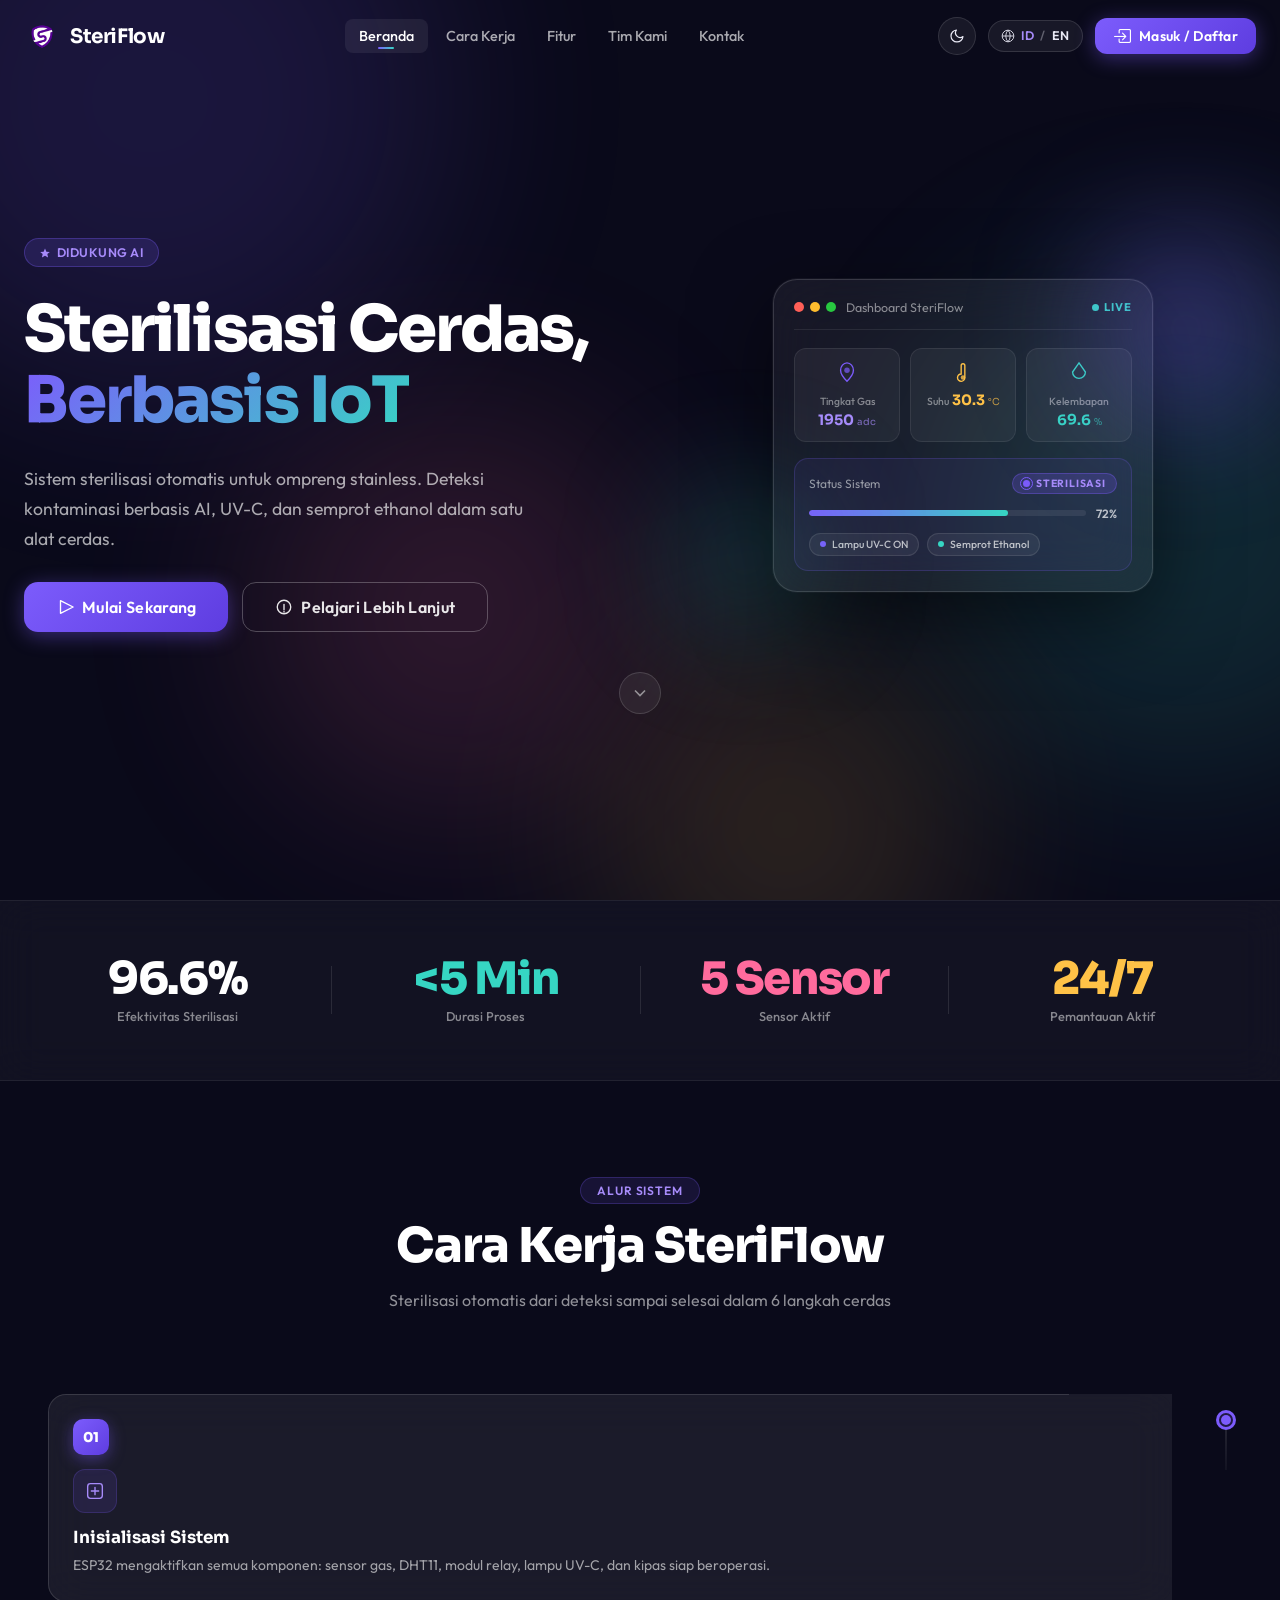
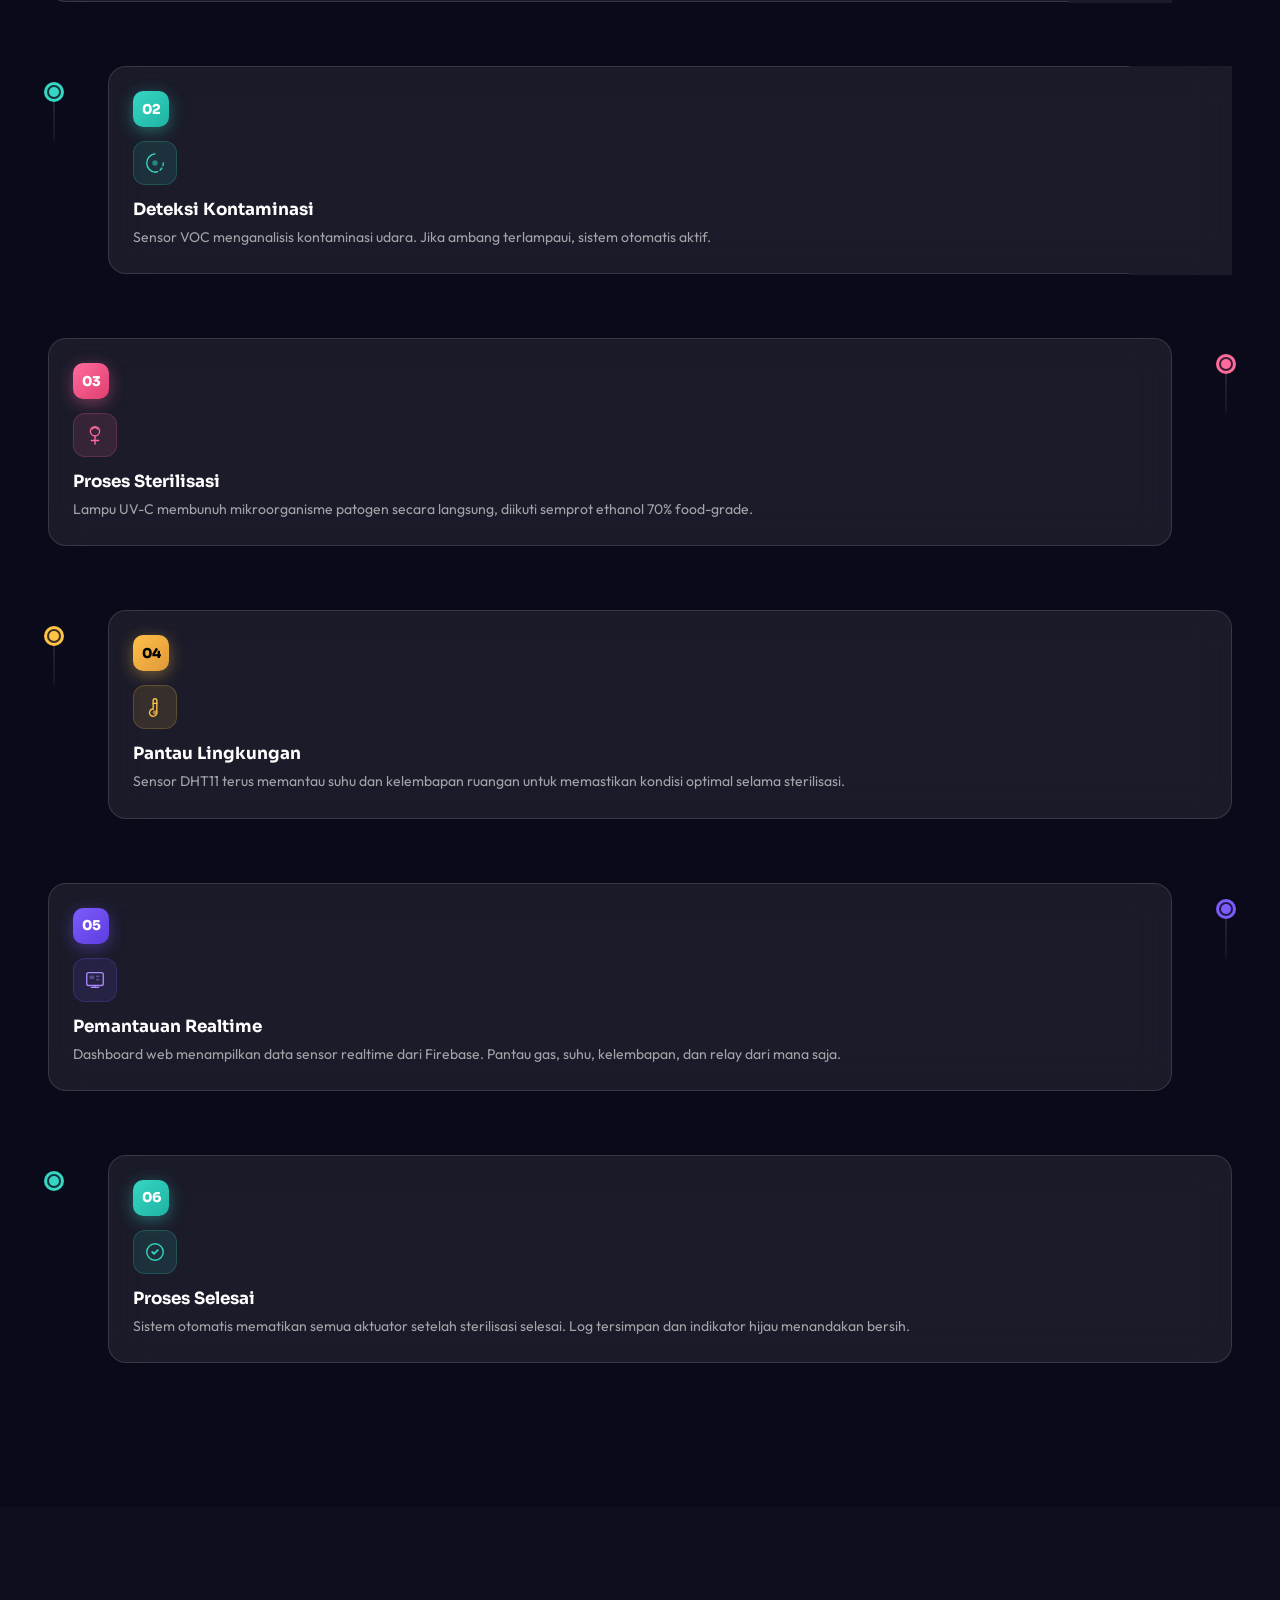
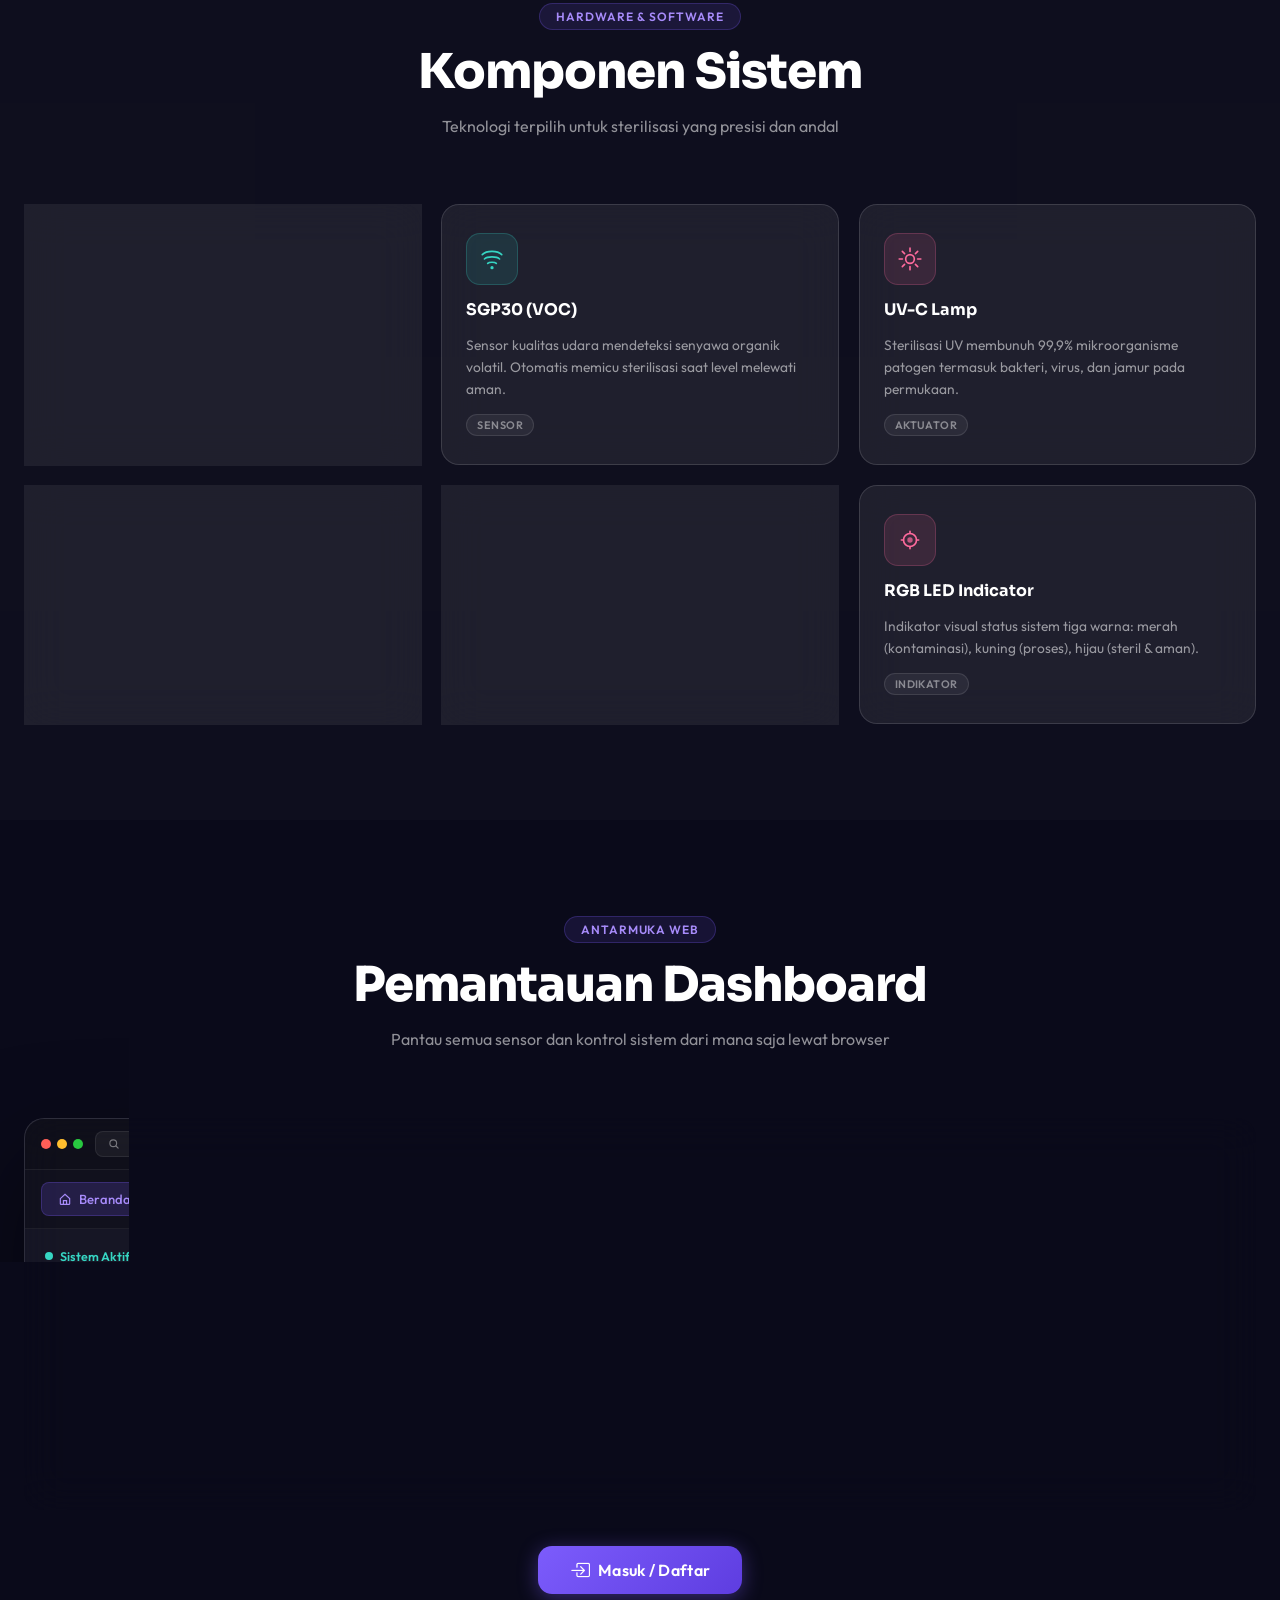
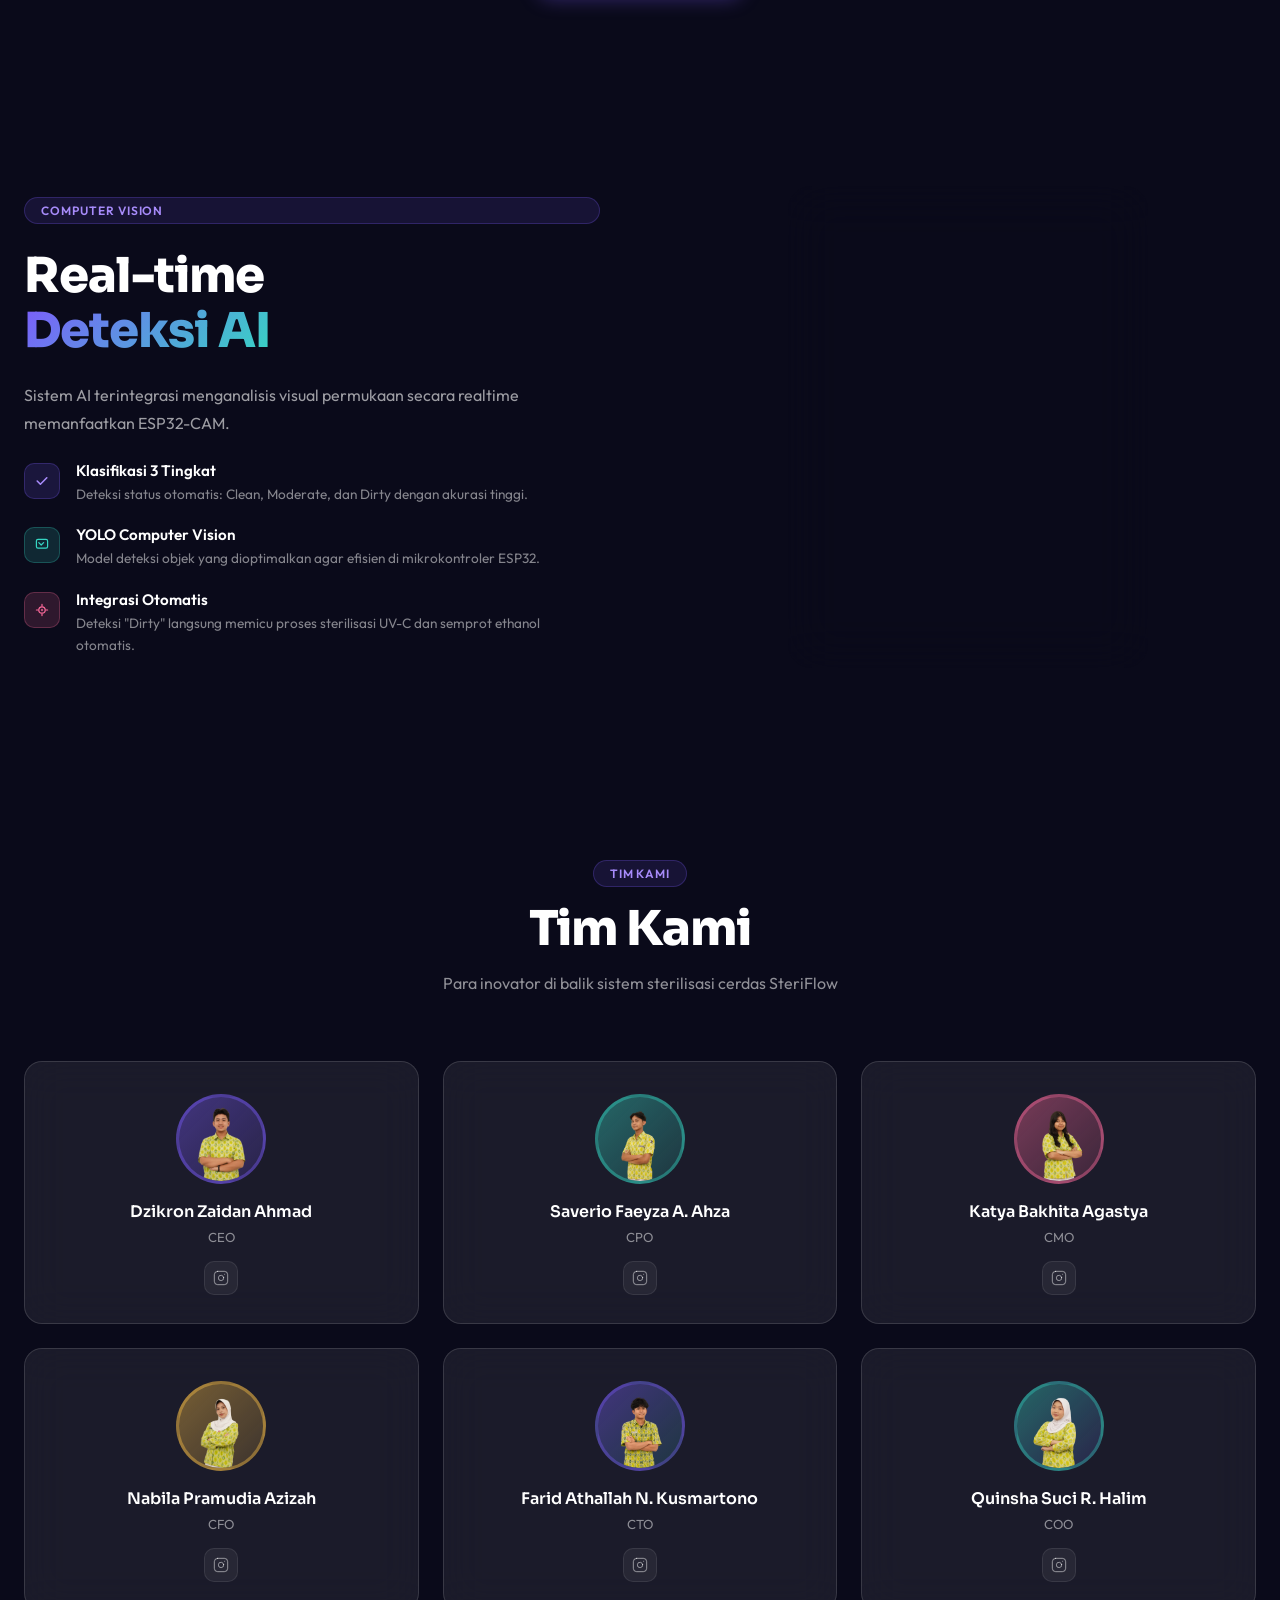
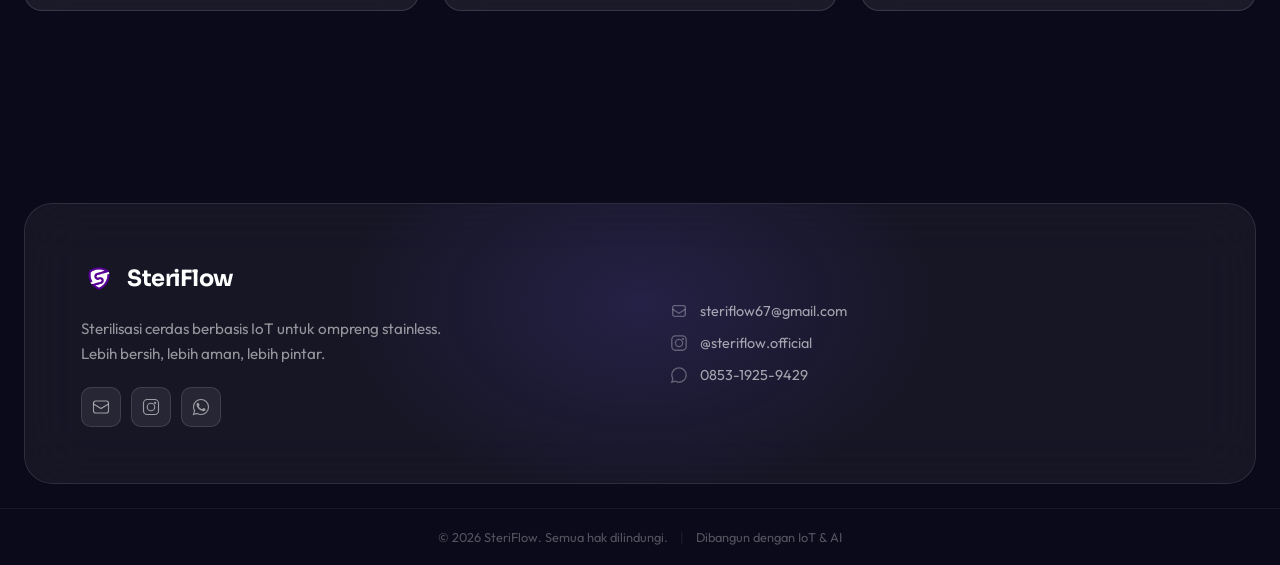
<file: index.html>
<!DOCTYPE html>
<html lang="en">
<head>
  <meta charset="UTF-8" />
  <meta name="viewport" content="width=device-width, initial-scale=1.0" />
  <meta name="description" content="SteriFlow — IoT-based smart sterilization system for stainless serving trays (ompreng). AI detection, UV-C, and automatic ethanol spray." />
  <title>SteriFlow — IoT-Based Smart Sterilization</title>
  <!-- Open Graph / WhatsApp / Facebook link preview (og:image must be absolute URL) -->
  <meta property="og:type" content="website" />
  <meta property="og:url" content="https://steriflow-id.web.app/" />
  <meta property="og:title" content="SteriFlow — IoT-Based Smart Sterilization" />
  <meta property="og:description" content="SteriFlow — IoT-based smart sterilization for stainless serving trays (ompreng). AI detection, UV-C, and ethanol spray in one smart device." />
  <meta property="og:image" content="https://steriflow-id.web.app/assets/og-image.png" />
  <meta property="og:image:type" content="image/png" />
  <meta property="og:image:width" content="1200" />
  <meta property="og:image:height" content="630" />
  <meta property="og:image:alt" content="SteriFlow — Smart sterilization dashboard and hero" />
  <meta property="og:locale" content="en_US" />
  <meta name="twitter:card" content="summary_large_image" />
  <meta name="twitter:title" content="SteriFlow — IoT-Based Smart Sterilization" />
  <meta name="twitter:description" content="SteriFlow — IoT-based smart sterilization for stainless serving trays (ompreng). AI detection, UV-C, and ethanol spray in one smart device." />
  <meta name="twitter:image" content="https://steriflow-id.web.app/assets/og-image.png" />
  <link rel="icon" type="image/png" href="assets/logo.png" />
  <link rel="apple-touch-icon" href="assets/logo.png" />
  <link rel="stylesheet" href="https://cdn.jsdelivr.net/npm/bootstrap-icons@1.11.3/font/bootstrap-icons.min.css" />
  <link rel="stylesheet" href="assets/index.css" />
  <style>
    /* Language toggle pill */
    .lp-lang-toggle{display:inline-flex;align-items:center;gap:6px;padding:8px 12px;border-radius:999px;background:rgba(255,255,255,0.06);border:1px solid rgba(255,255,255,0.12);color:inherit;font:600 0.78rem/1 'Outfit',sans-serif;letter-spacing:0.04em;cursor:pointer;transition:all .2s ease;user-select:none;}
    .lp-lang-toggle:hover{background:rgba(124,92,252,0.18);border-color:rgba(124,92,252,0.55);color:#fff;}
    .lp-lang-toggle svg{width:14px;height:14px;opacity:0.9;}
    .lp-lang-toggle .lp-lang-current{min-width:18px;text-align:center;}
    .lp-lang-toggle .lp-lang-sep{opacity:0.35;}
    .lp-lang-toggle[aria-pressed="true"] .lp-lang-en,
    .lp-lang-toggle[aria-pressed="false"] .lp-lang-id{color:#a78bfa;}
    .lp-mobile-lang{margin:8px 18px 14px;}

    /* Theme toggle (sun/moon) */
    .lp-theme-toggle{position:relative;display:inline-flex;align-items:center;justify-content:center;width:38px;height:38px;border-radius:50%;background:rgba(255,255,255,0.06);border:1px solid rgba(255,255,255,0.12);color:inherit;cursor:pointer;transition:all .2s ease;padding:0;overflow:hidden;}
    .lp-theme-toggle:hover{background:rgba(124,92,252,0.18);border-color:rgba(124,92,252,0.55);}
    .lp-theme-toggle svg{width:16px;height:16px;position:absolute;transition:opacity .25s ease, transform .35s ease;}
    /* aria-pressed="true" = light mode aktif, tampilkan matahari; selain itu tampilkan bulan */
    .lp-theme-toggle[aria-pressed="false"] .lp-icon-sun{opacity:0;transform:rotate(-90deg) scale(.6);}
    .lp-theme-toggle[aria-pressed="true"]  .lp-icon-moon{opacity:0;transform:rotate(90deg) scale(.6);}
    .lp-theme-toggle[aria-pressed="true"]  .lp-icon-sun,
    .lp-theme-toggle[aria-pressed="false"] .lp-icon-moon{opacity:1;transform:rotate(0) scale(1);}
    .lp-mobile-theme{margin:0 18px 6px;}
    .lp-mobile-theme .lp-theme-toggle{width:100%;height:44px;border-radius:12px;gap:10px;font:600 0.85rem/1 'Outfit',sans-serif;letter-spacing:0.02em;padding:0 16px;}
    .lp-mobile-theme .lp-theme-toggle svg{position:static;}
    .lp-mobile-theme .lp-theme-toggle .lp-theme-label{flex:1;text-align:left;}
    .lp-mobile-theme .lp-theme-toggle .lp-icon-sun,
    .lp-mobile-theme .lp-theme-toggle .lp-icon-moon{position:static;}
  </style>
  <script src="js/theme.js"></script>
  <script src="js/i18n.js"></script>
</head>
<body class="lp-body">

  <!-- ═══════════════════════════════════════════════
       ANIMATED BACKGROUND
  ═══════════════════════════════════════════════ -->
  <div class="lp-bg-canvas" aria-hidden="true">
    <div class="lp-orb lp-orb-1"></div>
    <div class="lp-orb lp-orb-2"></div>
    <div class="lp-orb lp-orb-3"></div>
    <div class="lp-orb lp-orb-4"></div>
  </div>

  <!-- ═══════════════════════════════════════════════
       1. NAVBAR
  ═══════════════════════════════════════════════ -->
  <nav class="lp-nav" id="lpNav" role="navigation" aria-label="Main navigation">
    <div class="lp-nav-inner">
      <!-- Logo -->
      <a href="#" class="lp-nav-logo" aria-label="SteriFlow Home">
        <img src="assets/logo.png" alt="SteriFlow" class="lp-logo-icon" />
        <span class="lp-logo-text">SteriFlow</span>
      </a>

      <!-- Desktop Nav Links -->
      <ul class="lp-nav-links" role="list">
        <li><a href="#beranda" class="lp-nav-link active" data-i18n="landing.nav.home">Home</a></li>
        <li><a href="#cara-kerja" class="lp-nav-link" data-i18n="landing.nav.how">How It Works</a></li>
        <li><a href="#fitur" class="lp-nav-link" data-i18n="landing.nav.features">Features</a></li>

        <li><a href="#tim" class="lp-nav-link" data-i18n="landing.nav.team">Our Team</a></li>
        <li><a href="#kontak" class="lp-nav-link" data-i18n="landing.nav.contact">Contact</a></li>
      </ul>

      <!-- CTA + Hamburger -->
      <div class="lp-nav-right">
        <!-- Theme toggle (dark/light) -->
        <button class="lp-theme-toggle" type="button" data-theme-toggle aria-label="Toggle theme" title="Dark / Light" aria-pressed="false">
          <svg class="lp-icon-moon" viewBox="0 0 24 24" fill="none" stroke="currentColor" stroke-width="1.8" stroke-linecap="round" stroke-linejoin="round" aria-hidden="true"><path d="M21 12.79A9 9 0 1 1 11.21 3 7 7 0 0 0 21 12.79z"/></svg>
          <svg class="lp-icon-sun"  viewBox="0 0 24 24" fill="none" stroke="currentColor" stroke-width="1.8" stroke-linecap="round" stroke-linejoin="round" aria-hidden="true"><circle cx="12" cy="12" r="4.5"/><path d="M12 2v2M12 20v2M4.22 4.22l1.42 1.42M18.36 18.36l1.42 1.42M2 12h2M20 12h2M4.22 19.78l1.42-1.42M18.36 5.64l1.42-1.42"/></svg>
        </button>
        <!-- Language toggle (ID / EN) -->
        <button class="lp-lang-toggle" type="button" data-lang-toggle aria-label="Toggle language" title="Indonesia / English">
          <svg viewBox="0 0 24 24" fill="none" stroke="currentColor" stroke-width="1.7" aria-hidden="true"><circle cx="12" cy="12" r="10"/><path d="M2 12h20M12 2a15 15 0 0 1 0 20M12 2a15 15 0 0 0 0 20"/></svg>
          <span class="lp-lang-id">ID</span><span class="lp-lang-sep">/</span><span class="lp-lang-en">EN</span>
        </button>
        <a href="auth.html" class="lp-btn lp-btn-primary lp-nav-cta">
          <i class="bi bi-box-arrow-in-right" aria-hidden="true"></i>
          <span data-i18n="landing.nav.cta">Login / Register</span>
        </a>
        <button class="lp-hamburger" id="lpHamburger" aria-label="Toggle menu" aria-expanded="false" aria-controls="lpMobileMenu">
          <span></span><span></span><span></span>
        </button>
      </div>
    </div>
  </nav>

  <!-- Mobile Drawer -->
  <div class="lp-mobile-menu" id="lpMobileMenu" aria-hidden="true" role="dialog" aria-modal="true" aria-label="Mobile navigation">
    <div class="lp-mobile-menu-backdrop" id="lpMenuBackdrop"></div>
    <nav class="lp-mobile-drawer">
      <div class="lp-mobile-drawer-header">
        <a href="#" class="lp-nav-logo">
          <img src="assets/logo.png" alt="SteriFlow" class="lp-logo-icon" />
          <span class="lp-logo-text">SteriFlow</span>
        </a>
        <button class="lp-mobile-close" id="lpMobileClose" aria-label="Close menu">
          <svg viewBox="0 0 24 24" fill="none" stroke="currentColor" stroke-width="2" aria-hidden="true"><line x1="18" y1="6" x2="6" y2="18"/><line x1="6" y1="6" x2="18" y2="18"/></svg>
        </button>
      </div>
      <ul class="lp-mobile-nav-links" role="list">
        <li><a href="#beranda" class="lp-mobile-link" data-i18n="landing.nav.home">Home</a></li>
        <li><a href="#cara-kerja" class="lp-mobile-link" data-i18n="landing.nav.how">How It Works</a></li>
        <li><a href="#fitur" class="lp-mobile-link" data-i18n="landing.nav.features">Features</a></li>

        <li><a href="#tim" class="lp-mobile-link" data-i18n="landing.nav.team">Our Team</a></li>
        <li><a href="#kontak" class="lp-mobile-link" data-i18n="landing.nav.contact">Contact</a></li>
      </ul>
      <div class="lp-mobile-theme">
        <button class="lp-theme-toggle" type="button" data-theme-toggle aria-label="Toggle theme" aria-pressed="false">
          <svg class="lp-icon-moon" viewBox="0 0 24 24" fill="none" stroke="currentColor" stroke-width="1.8" stroke-linecap="round" stroke-linejoin="round" aria-hidden="true"><path d="M21 12.79A9 9 0 1 1 11.21 3 7 7 0 0 0 21 12.79z"/></svg>
          <svg class="lp-icon-sun"  viewBox="0 0 24 24" fill="none" stroke="currentColor" stroke-width="1.8" stroke-linecap="round" stroke-linejoin="round" aria-hidden="true"><circle cx="12" cy="12" r="4.5"/><path d="M12 2v2M12 20v2M4.22 4.22l1.42 1.42M18.36 18.36l1.42 1.42M2 12h2M20 12h2M4.22 19.78l1.42-1.42M18.36 5.64l1.42-1.42"/></svg>
          <span class="lp-theme-label">Dark / Light</span>
        </button>
      </div>
      <div class="lp-mobile-lang">
        <button class="lp-lang-toggle" type="button" data-lang-toggle aria-label="Toggle language" style="width:100%;justify-content:center;">
          <svg viewBox="0 0 24 24" fill="none" stroke="currentColor" stroke-width="1.7" aria-hidden="true"><circle cx="12" cy="12" r="10"/><path d="M2 12h20M12 2a15 15 0 0 1 0 20M12 2a15 15 0 0 0 0 20"/></svg>
          <span class="lp-lang-id">ID</span><span class="lp-lang-sep">/</span><span class="lp-lang-en">EN</span>
        </button>
      </div>
      <a href="auth.html" class="lp-btn lp-btn-primary lp-mobile-cta">
        <i class="bi bi-box-arrow-in-right" aria-hidden="true"></i>
        <span data-i18n="landing.nav.cta">Login / Register</span>
      </a>
    </nav>
  </div>

  <!-- ═══════════════════════════════════════════════
       MAIN CONTENT
  ═══════════════════════════════════════════════ -->
  <main id="lpMain">

    <!-- ═══ 2. HERO SECTION ═══ -->
    <section class="lp-hero" id="beranda" aria-labelledby="heroHeading">
      <div class="lp-container">
        <div class="lp-hero-grid">

          <!-- Left: Text Content -->
          <div class="lp-hero-content">
            <!-- Badges -->
            <div class="lp-hero-badges" role="list" aria-label="Product highlights">
              <span class="lp-badge lp-badge-purple" role="listitem">
                <svg viewBox="0 0 16 16" fill="none" aria-hidden="true"><path d="M8 2L9.8 6.2L14.4 6.6L11.1 9.4L12.1 14L8 11.5L3.9 14L4.9 9.4L1.6 6.6L6.2 6.2L8 2Z" fill="currentColor"/></svg>
                <span data-i18n="landing.hero.badge.ai">AI Powered</span>
              </span>
            </div>

            <!-- Headline -->
            <h1 class="lp-hero-heading" id="heroHeading">
              <span class="lp-text-white" data-i18n="landing.hero.heading_line1">Smart Sterilization,</span>
              <br/>
              <span class="lp-gradient-text" data-i18n="landing.hero.heading_line2">IoT-Based</span>
            </h1>

            <!-- Subtitle -->
            <p class="lp-hero-subtitle" data-i18n="landing.hero.subtitle">
              Automated sterilization system for stainless serving trays (ompreng). AI contamination detection, UV-C, and ethanol spray in one smart device.
            </p>

            <!-- CTAs -->
            <div class="lp-hero-ctas">
              <a href="#cara-kerja" class="lp-btn lp-btn-primary lp-btn-lg">
                <svg viewBox="0 0 20 20" fill="none" stroke="currentColor" stroke-width="1.5" stroke-linecap="round" stroke-linejoin="round" aria-hidden="true"><polygon points="5,3 19,10 5,17 5,3"/></svg>
                <span data-i18n="landing.hero.cta.start">Get Started</span>
              </a>
              <a href="#fitur" class="lp-btn lp-btn-outline lp-btn-lg">
                <svg viewBox="0 0 20 20" fill="none" stroke="currentColor" stroke-width="1.5" stroke-linecap="round" aria-hidden="true"><circle cx="10" cy="10" r="7.5"/><path d="M10 7v6M10 15v.5"/></svg>
                <span data-i18n="landing.hero.cta.learn">Learn More</span>
              </a>
            </div>
          </div>

          <!-- Right: Device Mockup Card -->
          <div class="lp-hero-mockup" aria-label="Dashboard preview" role="img">
            <div class="lp-mockup-card lp-float-anim">
              <!-- Mockup Header -->
              <div class="lp-mockup-header">
                <div class="lp-mockup-dots" aria-hidden="true">
                  <span class="lp-dot lp-dot-red"></span>
                  <span class="lp-dot lp-dot-yellow"></span>
                  <span class="lp-dot lp-dot-green"></span>
                </div>
                <span class="lp-mockup-title" data-i18n="landing.hero.mockup.title">SteriFlow Dashboard</span>
                <div class="lp-mockup-status">
                  <span class="lp-status-pulse" aria-hidden="true"></span>
                  <span>LIVE</span>
                </div>
              </div>

              <!-- Sensor Readings -->
              <div class="lp-mockup-sensors">
                <div class="lp-sensor-card lp-sensor-voc">
                  <svg class="lp-sensor-icon" viewBox="0 0 24 24" fill="none" aria-hidden="true"><path d="M12 2C8 2 5 6 5 10C5 14 8 18 12 22C16 18 19 14 19 10C19 6 16 2 12 2Z" stroke="#7c5cfc" stroke-width="1.5" fill="none"/><circle cx="12" cy="10" r="3" fill="#7c5cfc" opacity="0.7"/></svg>
                  <div class="lp-sensor-info">
                    <span class="lp-sensor-label" data-i18n="landing.hero.mockup.gas">Gas Level</span>
                    <span class="lp-sensor-value lp-sensor-value-purple">1950 <small>adc</small></span>
                  </div>
                </div>
                <div class="lp-sensor-card lp-sensor-temp">
                  <svg class="lp-sensor-icon" viewBox="0 0 24 24" fill="none" aria-hidden="true"><path d="M12 3a2 2 0 0 0-2 2v9.17A4 4 0 1 0 14 18V5a2 2 0 0 0-2-2Z" stroke="#ffc247" stroke-width="1.5"/><circle cx="12" cy="18" r="2.5" fill="#ffc247" opacity="0.8"/></svg>
                  <div class="lp-sensor-info">
                    <span class="lp-sensor-label" data-i18n="landing.hero.mockup.temp">Temperature</span>
                    <span class="lp-sensor-value lp-sensor-value-yellow">30.3 <small>°C</small></span>
                  </div>
                </div>
                <div class="lp-sensor-card lp-sensor-hum">
                  <svg class="lp-sensor-icon" viewBox="0 0 24 24" fill="none" aria-hidden="true"><path d="M12 2l7 10a7 7 0 1 1-14 0z" stroke="#36d6c3" stroke-width="1.5" fill="none"/></svg>
                  <div class="lp-sensor-info">
                    <span class="lp-sensor-label" data-i18n="landing.hero.mockup.hum">Humidity</span>
                    <span class="lp-sensor-value lp-sensor-value-teal">69.6 <small>%</small></span>
                  </div>
                </div>
              </div>

              <!-- Sterilization Status -->
              <div class="lp-mockup-sterilizing">
                <div class="lp-sterilize-header">
                  <span data-i18n="landing.hero.mockup.system">System Status</span>
                  <div class="lp-sterilize-badge">
                    <span class="lp-pulse-ring" aria-hidden="true"></span>
                    <span data-i18n="landing.hero.mockup.sterilizing">STERILIZING</span>
                  </div>
                </div>
                <div class="lp-sterilize-progress" role="progressbar" aria-valuenow="72" aria-valuemin="0" aria-valuemax="100" aria-label="Sterilization progress">
                  <div class="lp-progress-bar">
                    <div class="lp-progress-fill" style="width:72%"></div>
                  </div>
                  <span>72%</span>
                </div>
                <div class="lp-sterilize-actions">
                  <div class="lp-action-chip lp-chip-active">
                    <span class="lp-chip-dot" style="background:#7c5cfc" aria-hidden="true"></span>
                    <span data-i18n="landing.hero.mockup.uv_on">UV-C Lamp ON</span>
                  </div>
                  <div class="lp-action-chip lp-chip-active">
                    <span class="lp-chip-dot" style="background:#36d6c3" aria-hidden="true"></span>
                    <span data-i18n="landing.hero.mockup.spray">Ethanol Spray</span>
                  </div>
                </div>
              </div>
            </div>

            <!-- Decorative glow elements -->
            <div class="lp-mockup-glow lp-glow-purple" aria-hidden="true"></div>
            <div class="lp-mockup-glow lp-glow-teal" aria-hidden="true"></div>
          </div>
        </div>
      </div>

      <!-- Scroll indicator -->
      <a href="#stats" class="lp-scroll-indicator" aria-label="Scroll to next section">
        <svg viewBox="0 0 24 24" fill="none" stroke="currentColor" stroke-width="2" aria-hidden="true"><polyline points="6 9 12 15 18 9"/></svg>
      </a>
    </section>

    <!-- ═══ 3. STATS BAR ═══ -->
    <section class="lp-stats" id="stats" aria-label="Key statistics">
      <div class="lp-container">
        <div class="lp-stats-grid">
          <div class="lp-stat-item lp-reveal">
            <span class="lp-stat-value" data-target="99.9" data-suffix="%" data-decimal="1">0%</span>
            <span class="lp-stat-label" data-i18n="landing.stats.effect">Sterilization Effectiveness</span>
          </div>
          <div class="lp-stat-divider" aria-hidden="true"></div>
          <div class="lp-stat-item lp-reveal">
            <span class="lp-stat-value lp-stat-teal" data-target="5" data-prefix="<" data-suffix=" Min">0 Min</span>
            <span class="lp-stat-label" data-i18n="landing.stats.duration">Process Duration</span>
          </div>
          <div class="lp-stat-divider" aria-hidden="true"></div>
          <div class="lp-stat-item lp-reveal">
            <span class="lp-stat-value lp-stat-pink" data-target="5" data-suffix=" Sensor">0 Sensor</span>
            <span class="lp-stat-label" data-i18n="landing.stats.sensors">Active Sensors</span>
          </div>
          <div class="lp-stat-divider" aria-hidden="true"></div>
          <div class="lp-stat-item lp-reveal">
            <span class="lp-stat-value lp-stat-yellow">24/7</span>
            <span class="lp-stat-label" data-i18n="landing.stats.monitoring">Active Monitoring</span>
          </div>
        </div>
      </div>
    </section>

    <!-- ═══ 4. CARA KERJA ═══ -->
    <section class="lp-section lp-cara-kerja" id="cara-kerja" aria-labelledby="caraKerjaTitle">
      <div class="lp-container">
        <div class="lp-section-header lp-reveal">
          <span class="lp-section-tag" data-i18n="landing.how.tag">System Flow</span>
          <h2 class="lp-section-title" id="caraKerjaTitle" data-i18n="landing.how.title">How SteriFlow Works</h2>
          <p class="lp-section-subtitle" data-i18n="landing.how.subtitle">Automated sterilization from detection to completion in 6 smart steps</p>
        </div>

        <div class="lp-timeline">

          <!-- Step 1 -->
          <div class="lp-timeline-item lp-timeline-left lp-reveal">
            <div class="lp-timeline-content">
              <div class="lp-timeline-card">
                <div class="lp-step-badge lp-step-purple">
                  <span>01</span>
                </div>
                <div class="lp-step-icon lp-step-icon-purple">
                  <svg viewBox="0 0 24 24" fill="none" aria-hidden="true"><rect x="4" y="4" width="16" height="16" rx="3" stroke="currentColor" stroke-width="1.5"/><path d="M8 12h8M12 8v8" stroke="currentColor" stroke-width="1.5" stroke-linecap="round"/></svg>
                </div>
                <div class="lp-step-body">
                  <h3 class="lp-step-title" data-i18n="landing.how.s1.title">System Initialization</h3>
                  <p class="lp-step-desc" data-i18n="landing.how.s1.desc">ESP32 activates all components: SGP30 gas sensor, DHT22, relay module, UV-C lamp and fan ready to operate.</p>
                </div>
              </div>
            </div>
            <div class="lp-timeline-node" aria-hidden="true">
              <div class="lp-node-circle lp-node-purple"></div>
              <div class="lp-node-line"></div>
            </div>
          </div>

          <!-- Step 2 -->
          <div class="lp-timeline-item lp-timeline-right lp-reveal">
            <div class="lp-timeline-node" aria-hidden="true">
              <div class="lp-node-circle lp-node-teal"></div>
              <div class="lp-node-line"></div>
            </div>
            <div class="lp-timeline-content">
              <div class="lp-timeline-card">
                <div class="lp-step-badge lp-step-teal">
                  <span>02</span>
                </div>
                <div class="lp-step-icon lp-step-icon-teal">
                  <svg viewBox="0 0 24 24" fill="none" aria-hidden="true"><path d="M12 2C7 2 3 7 3 12C3 17 7 22 12 22" stroke="currentColor" stroke-width="1.5" stroke-linecap="round"/><path d="M12 22C17 22 21 17 21 12" stroke="currentColor" stroke-width="1.5" stroke-linecap="round" stroke-dasharray="3 3"/><circle cx="12" cy="12" r="3" fill="currentColor" opacity="0.5"/></svg>
                </div>
                <div class="lp-step-body">
                  <h3 class="lp-step-title" data-i18n="landing.how.s2.title">Contamination Detection</h3>
                  <p class="lp-step-desc" data-i18n="landing.how.s2.desc">VOC sensor analyzes air contamination. If the threshold is exceeded, the system is automatically activated.</p>
                </div>
              </div>
            </div>
          </div>

          <!-- Step 3 -->
          <div class="lp-timeline-item lp-timeline-left lp-reveal">
            <div class="lp-timeline-content">
              <div class="lp-timeline-card">
                <div class="lp-step-badge lp-step-pink">
                  <span>03</span>
                </div>
                <div class="lp-step-icon lp-step-icon-pink">
                  <svg viewBox="0 0 24 24" fill="none" aria-hidden="true"><circle cx="12" cy="8" r="5" stroke="currentColor" stroke-width="1.5"/><path d="M12 13v9M8 18h8" stroke="currentColor" stroke-width="1.5" stroke-linecap="round"/><path d="M9 5.5C9 5.5 10 4 12 4C14 4 15 5.5 15 5.5" stroke="currentColor" stroke-width="1.5" stroke-linecap="round"/></svg>
                </div>
                <div class="lp-step-body">
                  <h3 class="lp-step-title" data-i18n="landing.how.s3.title">Sterilization Process</h3>
                  <p class="lp-step-desc" data-i18n="landing.how.s3.desc">UV-C lamp actively kills pathogenic microorganisms directly, along with 70% food-grade ethanol spray through the system nozzle.</p>
                </div>
              </div>
            </div>
            <div class="lp-timeline-node" aria-hidden="true">
              <div class="lp-node-circle lp-node-pink"></div>
              <div class="lp-node-line"></div>
            </div>
          </div>

          <!-- Step 4 -->
          <div class="lp-timeline-item lp-timeline-right lp-reveal">
            <div class="lp-timeline-node" aria-hidden="true">
              <div class="lp-node-circle lp-node-yellow"></div>
              <div class="lp-node-line"></div>
            </div>
            <div class="lp-timeline-content">
              <div class="lp-timeline-card">
                <div class="lp-step-badge lp-step-yellow">
                  <span>04</span>
                </div>
                <div class="lp-step-icon lp-step-icon-yellow">
                  <svg viewBox="0 0 24 24" fill="none" aria-hidden="true"><path d="M12 3a2 2 0 0 0-2 2v9.17A4 4 0 1 0 14 18V5a2 2 0 0 0-2-2Z" stroke="currentColor" stroke-width="1.5"/><circle cx="12" cy="18" r="2.5" fill="currentColor" opacity="0.6"/><path d="M10 8h4" stroke="currentColor" stroke-width="1.5" stroke-linecap="round"/></svg>
                </div>
                <div class="lp-step-body">
                  <h3 class="lp-step-title" data-i18n="landing.how.s4.title">Environment Monitoring</h3>
                  <p class="lp-step-desc" data-i18n="landing.how.s4.desc">DHT22 sensor continuously monitors room temperature and humidity to ensure optimal conditions during the sterilization process.</p>
                </div>
              </div>
            </div>
          </div>

          <!-- Step 5 -->
          <div class="lp-timeline-item lp-timeline-left lp-reveal">
            <div class="lp-timeline-content">
              <div class="lp-timeline-card">
                <div class="lp-step-badge lp-step-purple">
                  <span>05</span>
                </div>
                <div class="lp-step-icon lp-step-icon-purple">
                  <svg viewBox="0 0 24 24" fill="none" aria-hidden="true"><rect x="3" y="4" width="18" height="14" rx="2" stroke="currentColor" stroke-width="1.5"/><path d="M8 20h8M12 18v2" stroke="currentColor" stroke-width="1.5" stroke-linecap="round"/><rect x="6" y="7" width="5" height="4" rx="1" fill="currentColor" opacity="0.4"/><rect x="13" y="7" width="4" height="2" rx="0.5" fill="currentColor" opacity="0.4"/><rect x="13" y="11" width="4" height="1.5" rx="0.5" fill="currentColor" opacity="0.4"/></svg>
                </div>
                <div class="lp-step-body">
                  <h3 class="lp-step-title" data-i18n="landing.how.s5.title">Real-time Monitoring</h3>
                  <p class="lp-step-desc" data-i18n="landing.how.s5.desc">Web dashboard displays real-time sensor data from Firebase Realtime Database. Monitor gas levels, temperature, humidity, and relay status from anywhere.</p>
                </div>
              </div>
            </div>
            <div class="lp-timeline-node" aria-hidden="true">
              <div class="lp-node-circle lp-node-purple"></div>
              <div class="lp-node-line"></div>
            </div>
          </div>

          <!-- Step 6 -->
          <div class="lp-timeline-item lp-timeline-right lp-reveal">
            <div class="lp-timeline-node" aria-hidden="true">
              <div class="lp-node-circle lp-node-teal"></div>
            </div>
            <div class="lp-timeline-content">
              <div class="lp-timeline-card">
                <div class="lp-step-badge lp-step-teal">
                  <span>06</span>
                </div>
                <div class="lp-step-icon lp-step-icon-teal">
                  <svg viewBox="0 0 24 24" fill="none" aria-hidden="true"><path d="M9 12l2 2 4-4" stroke="currentColor" stroke-width="2" stroke-linecap="round" stroke-linejoin="round"/><circle cx="12" cy="12" r="9" stroke="currentColor" stroke-width="1.5"/></svg>
                </div>
                <div class="lp-step-body">
                  <h3 class="lp-step-title" data-i18n="landing.how.s6.title">Process Complete</h3>
                  <p class="lp-step-desc" data-i18n="landing.how.s6.desc">System automatically turns off all actuators after sterilization is complete. Logs are saved to the dashboard and the green indicator shows clean.</p>
                </div>
              </div>
            </div>
          </div>

        </div>
      </div>
    </section>

    <!-- ═══ 5. KOMPONEN SISTEM ═══ -->
    <section class="lp-section lp-components" id="fitur" aria-labelledby="komponenTitle">
      <div class="lp-container">
        <div class="lp-section-header lp-reveal">
          <span class="lp-section-tag" data-i18n="landing.comp.tag">Hardware & Software</span>
          <h2 class="lp-section-title" id="komponenTitle" data-i18n="landing.comp.title">System Components</h2>
          <p class="lp-section-subtitle" data-i18n="landing.comp.subtitle">Selected technology for precise and reliable sterilization</p>
        </div>

        <div class="lp-components-grid">

          <div class="lp-component-card lp-reveal" tabindex="0">
            <div class="lp-component-icon lp-comp-purple">
              <svg viewBox="0 0 24 24" fill="none" aria-hidden="true"><rect x="5" y="5" width="14" height="14" rx="2" stroke="currentColor" stroke-width="1.5"/><rect x="9" y="9" width="6" height="6" rx="1" fill="currentColor" opacity="0.5"/><path d="M9 3v2M15 3v2M9 19v2M15 19v2M3 9h2M3 15h2M19 9h2M19 15h2" stroke="currentColor" stroke-width="1.5" stroke-linecap="round"/></svg>
            </div>
            <h3 class="lp-component-name">ESP32-CAM</h3>
            <p class="lp-component-desc" data-i18n="landing.comp.esp.desc">Integrated AI monitoring control center & camera. Built-in WiFi for real-time IoT connectivity.</p>
            <span class="lp-component-tag" data-i18n="landing.comp.cat.controller">Controller</span>
          </div>

          <div class="lp-component-card lp-reveal" tabindex="0">
            <div class="lp-component-icon lp-comp-teal">
              <svg viewBox="0 0 24 24" fill="none" aria-hidden="true"><path d="M3 8c0 0 3-3 9-3s9 3 9 3" stroke="currentColor" stroke-width="1.5" stroke-linecap="round"/><path d="M5 12c0 0 2-2 7-2s7 2 7 2" stroke="currentColor" stroke-width="1.5" stroke-linecap="round"/><path d="M8 16c0 0 1-1 4-1s4 1 4 1" stroke="currentColor" stroke-width="1.5" stroke-linecap="round"/><circle cx="12" cy="20" r="1.5" fill="currentColor"/></svg>
            </div>
            <h3 class="lp-component-name" data-i18n="landing.comp.mq.name">SGP30 (VOC)</h3>
            <p class="lp-component-desc" data-i18n="landing.comp.mq.desc">Air-quality sensor detecting volatile organic compounds. Automatically triggers sterilization when the level exceeds the safe range.</p>
            <span class="lp-component-tag" data-i18n="landing.comp.cat.sensor">Sensor</span>
          </div>

          <div class="lp-component-card lp-reveal" tabindex="0">
            <div class="lp-component-icon lp-comp-pink">
              <svg viewBox="0 0 24 24" fill="none" aria-hidden="true"><circle cx="12" cy="12" r="4" stroke="currentColor" stroke-width="1.5"/><path d="M12 2v3M12 19v3M2 12h3M19 12h3M4.9 4.9l2.1 2.1M17 17l2.1 2.1M4.9 19.1L7 17M17 7l2.1-2.1" stroke="currentColor" stroke-width="1.5" stroke-linecap="round"/></svg>
            </div>
            <h3 class="lp-component-name">UV-C Lamp</h3>
            <p class="lp-component-desc" data-i18n="landing.comp.uv.desc">UV sterilization kills 99.9% of pathogenic microorganisms including bacteria, viruses, and fungi on surfaces.</p>
            <span class="lp-component-tag" data-i18n="landing.comp.cat.actuator">Actuator</span>
          </div>

          <div class="lp-component-card lp-reveal" tabindex="0">
            <div class="lp-component-icon lp-comp-yellow">
              <svg viewBox="0 0 24 24" fill="none" aria-hidden="true"><path d="M12 3a2 2 0 0 0-2 2v9.17A4 4 0 1 0 14 18V5a2 2 0 0 0-2-2Z" stroke="currentColor" stroke-width="1.5"/><circle cx="12" cy="18" r="2.5" fill="currentColor" opacity="0.6"/><path d="M10 8h4M10 11h4" stroke="currentColor" stroke-width="1.5" stroke-linecap="round"/></svg>
            </div>
            <h3 class="lp-component-name">DHT22 Sensor</h3>
            <p class="lp-component-desc" data-i18n="landing.comp.dht.desc">Monitors temperature and humidity. Data displayed in real-time on the web dashboard.</p>
            <span class="lp-component-tag" data-i18n="landing.comp.cat.sensor">Sensor</span>
          </div>

          <div class="lp-component-card lp-reveal" tabindex="0">
            <div class="lp-component-icon lp-comp-teal">
              <svg viewBox="0 0 24 24" fill="none" aria-hidden="true"><path d="M12 2l6 12H6L12 2Z" stroke="currentColor" stroke-width="1.5" stroke-linejoin="round" fill="none"/><path d="M7 17c0 2.8 2.2 5 5 5s5-2.2 5-5" stroke="currentColor" stroke-width="1.5"/><path d="M9 14c1 2 5 2 6 0" stroke="currentColor" stroke-width="1.5" stroke-linecap="round"/></svg>
            </div>
            <h3 class="lp-component-name">Exhaust Fan</h3>
            <p class="lp-component-desc" data-i18n="landing.comp.fan.desc">Ventilation fan for air circulation during sterilization. Controlled by relay module with AUTO/MANUAL mode.</p>
            <span class="lp-component-tag" data-i18n="landing.comp.cat.actuator">Actuator</span>
          </div>

          <div class="lp-component-card lp-reveal" tabindex="0">
            <div class="lp-component-icon lp-comp-pink">
              <svg viewBox="0 0 24 24" fill="none" aria-hidden="true"><circle cx="12" cy="12" r="6" stroke="currentColor" stroke-width="1.5"/><circle cx="12" cy="12" r="2.5" fill="currentColor" opacity="0.7"/><path d="M12 6V4M18 12h2M12 18v2M6 12H4" stroke="currentColor" stroke-width="1.5" stroke-linecap="round"/></svg>
            </div>
            <h3 class="lp-component-name">RGB LED Indicator</h3>
            <p class="lp-component-desc" data-i18n="landing.comp.rgb.desc">Visual system status indicator with three colors: red (contamination), yellow (processing), green (sterile &amp; safe).</p>
            <span class="lp-component-tag" data-i18n="landing.comp.cat.indicator">Indicator</span>
          </div>

        </div>
      </div>
    </section>

    <!-- ═══ 6. DASHBOARD PREVIEW ═══ -->
    <section class="lp-section lp-dashboard-preview" id="dashboard" aria-labelledby="dashPreviewTitle">
      <div class="lp-container">
        <div class="lp-section-header lp-reveal">
          <span class="lp-section-tag" data-i18n="landing.dash.tag">Web Interface</span>
          <h2 class="lp-section-title" id="dashPreviewTitle" data-i18n="landing.dash.title">Dashboard Monitoring</h2>
          <p class="lp-section-subtitle" data-i18n="landing.dash.subtitle">Monitor all sensors and control the system from anywhere via web browser</p>
        </div>

        <div class="lp-browser-mockup lp-reveal">
          <!-- Browser Chrome -->
          <div class="lp-browser-chrome">
            <div class="lp-browser-dots" aria-hidden="true">
              <span></span><span></span><span></span>
            </div>
            <div class="lp-browser-url">
              <svg viewBox="0 0 16 16" fill="none" aria-hidden="true"><path d="M7 11.5A4.5 4.5 0 1 0 7 2.5a4.5 4.5 0 0 0 0 9ZM13.5 13.5l-2.5-2.5" stroke="currentColor" stroke-width="1.5" stroke-linecap="round"/></svg>
              <span>steriflow-id.web.app</span>
            </div>
            <div class="lp-browser-actions" aria-hidden="true">
              <span class="lp-live-badge">● LIVE</span>
            </div>
          </div>

          <!-- Dashboard Tabs -->
          <div class="lp-dash-tabs" role="tablist" aria-label="Dashboard tabs">
            <button class="lp-dash-tab lp-tab-active" role="tab" aria-selected="true" data-tab="home">
              <svg viewBox="0 0 18 18" fill="none" aria-hidden="true"><path d="M3 8.5L9 3l6 5.5V15a1 1 0 0 1-1 1H4a1 1 0 0 1-1-1V8.5Z" stroke="currentColor" stroke-width="1.5"/><path d="M7 16v-5h4v5" stroke="currentColor" stroke-width="1.5"/></svg>
              <span data-i18n="landing.dash.tab.home">Home</span>
            </button>
            <button class="lp-dash-tab" role="tab" aria-selected="false" data-tab="monitoring">
              <svg viewBox="0 0 18 18" fill="none" aria-hidden="true"><polyline points="2,12 5,7 8,10 11,5 14,8 16,5" stroke="currentColor" stroke-width="1.5" stroke-linecap="round" stroke-linejoin="round"/></svg>
              <span data-i18n="landing.dash.tab.mon">Monitoring</span>
            </button>
            <button class="lp-dash-tab" role="tab" aria-selected="false" data-tab="ai">
              <svg viewBox="0 0 18 18" fill="none" aria-hidden="true"><rect x="2" y="2" width="14" height="11" rx="2" stroke="currentColor" stroke-width="1.5"/><path d="M6 8l2 2 4-4" stroke="currentColor" stroke-width="1.5" stroke-linecap="round" stroke-linejoin="round"/><path d="M7 13v3M11 13v3" stroke="currentColor" stroke-width="1.5" stroke-linecap="round"/></svg>
              <span data-i18n="landing.dash.tab.ai">AI Detection</span>
            </button>
            <button class="lp-dash-tab" role="tab" aria-selected="false" data-tab="history">
              <svg viewBox="0 0 18 18" fill="none" aria-hidden="true"><circle cx="9" cy="9" r="7" stroke="currentColor" stroke-width="1.5"/><path d="M9 5v4l3 2" stroke="currentColor" stroke-width="1.5" stroke-linecap="round"/></svg>
              <span data-i18n="landing.dash.tab.log">Log</span>
            </button>
          </div>

          <!-- Dashboard Content Panels -->
          <div class="lp-dash-content">
            <!-- Home Tab -->
            <div class="lp-dash-panel lp-panel-active" id="panel-home">
              <div class="lp-dash-overview">
                <div class="lp-overview-status">
                  <div class="lp-ov-badge">
                    <span class="lp-pulse-dot" aria-hidden="true"></span>
                    <span data-i18n="landing.dash.active">System Active</span>
                  </div>
                  <span class="lp-ov-time">Tuesday, 25 Mar 2026 · 14:32</span>
                </div>
                <div class="lp-ov-grid">
                  <div class="lp-ov-card lp-ov-voc">
                    <span class="lp-ov-label" data-i18n="landing.dash.gas_avg">Gas (Avg)</span>
                    <span class="lp-ov-val">1950</span>
                    <span class="lp-ov-unit">adc</span>
                    <div class="lp-ov-bar"><div style="width:48%;background:linear-gradient(90deg,#7c5cfc,#a78bfa)"></div></div>
                  </div>
                  <div class="lp-ov-card lp-ov-temp">
                    <span class="lp-ov-label" data-i18n="landing.hero.mockup.temp">Temp</span>
                    <span class="lp-ov-val">30.3</span>
                    <span class="lp-ov-unit">°C</span>
                    <div class="lp-ov-bar"><div style="width:50%;background:linear-gradient(90deg,#ffc247,#ffdb8e)"></div></div>
                  </div>
                  <div class="lp-ov-card lp-ov-hum">
                    <span class="lp-ov-label" data-i18n="landing.hero.mockup.hum">Humidity</span>
                    <span class="lp-ov-val">69.6</span>
                    <span class="lp-ov-unit">%</span>
                    <div class="lp-ov-bar"><div style="width:70%;background:linear-gradient(90deg,#36d6c3,#7ff5ea)"></div></div>
                  </div>
                  <div class="lp-ov-card lp-ov-status">
                    <span class="lp-ov-label" data-i18n="landing.dash.alert">Gas Alert</span>
                    <span class="lp-ov-val-sm" style="color:#ff6b9d;">BAHAYA</span>
                    <div class="lp-ov-indicator">
                      <span class="lp-pulse-dot" aria-hidden="true"></span>
                      <span data-i18n="landing.dash.fan_on">Fan: ON</span>
                    </div>
                  </div>
                </div>
              </div>
            </div>
            <!-- Monitoring Tab -->
            <div class="lp-dash-panel" id="panel-monitoring">
              <div class="lp-dash-charts">
                <div class="lp-chart-header">
                  <span>VOC Level (SGP30) — Real-time</span>
                  <span class="lp-chart-tag">Live</span>
                </div>
                <div class="lp-fake-chart" aria-hidden="true">
                  <svg viewBox="0 0 300 80" preserveAspectRatio="none">
                    <defs>
                      <linearGradient id="chartGrad" x1="0%" y1="0%" x2="0%" y2="100%">
                        <stop offset="0%" stop-color="#7c5cfc" stop-opacity="0.4"/>
                        <stop offset="100%" stop-color="#7c5cfc" stop-opacity="0"/>
                      </linearGradient>
                    </defs>
                    <path d="M0 60 C20 55 30 40 50 42 C70 44 80 65 100 60 C120 55 130 30 150 28 C170 26 180 45 200 40 C220 35 230 20 250 25 C270 30 280 50 300 45 L300 80 L0 80 Z" fill="url(#chartGrad)"/>
                    <path d="M0 60 C20 55 30 40 50 42 C70 44 80 65 100 60 C120 55 130 30 150 28 C170 26 180 45 200 40 C220 35 230 20 250 25 C270 30 280 50 300 45" fill="none" stroke="#7c5cfc" stroke-width="2"/>
                  </svg>
                </div>
                <div class="lp-chart-stats">
                  <div><span>TVOC</span><strong>128 ppb</strong></div>
                  <div><span>eCO₂</span><strong>612 ppm</strong></div>
                  <div><span>Status</span><strong>Good</strong></div>
                </div>
              </div>
            </div>
            <!-- AI Tab -->
            <div class="lp-dash-panel" id="panel-ai">
              <div class="lp-ai-preview">
                <div class="lp-ai-cam">
                  <div class="lp-cam-frame" aria-label="Camera feed placeholder">
                    <span class="lp-corner lp-corner-tl" aria-hidden="true"></span>
                    <span class="lp-corner lp-corner-tr" aria-hidden="true"></span>
                    <span class="lp-corner lp-corner-bl" aria-hidden="true"></span>
                    <span class="lp-corner lp-corner-br" aria-hidden="true"></span>
                    <div class="lp-cam-placeholder">
                      <svg viewBox="0 0 48 48" fill="none" aria-hidden="true"><rect x="6" y="12" width="36" height="27" rx="4" stroke="rgba(255,255,255,0.3)" stroke-width="2"/><circle cx="24" cy="25" r="7" stroke="rgba(255,255,255,0.3)" stroke-width="2"/><path d="M18 12V10a2 2 0 0 1 2-2h8a2 2 0 0 1 2 2v2" stroke="rgba(255,255,255,0.3)" stroke-width="2"/></svg>
                      <span>ESP32-CAM Feed</span>
                    </div>
                    <div class="lp-detection-box" aria-label="Detection overlay">
                      <span class="lp-detection-label">DIRTY</span>
                    </div>
                  </div>
                </div>
                <div class="lp-ai-results">
                  <div class="lp-ai-result-item">
                    <span class="lp-ai-label">Detection Result</span>
                    <span class="lp-ai-value lp-ai-dirty">DIRTY</span>
                  </div>
                  <div class="lp-ai-result-item">
                    <span class="lp-ai-label">Confidence</span>
                    <span class="lp-ai-value">87%</span>
                  </div>
                  <div class="lp-ai-result-item lp-ai-bar-item">
                    <span class="lp-ai-label">Contamination Level</span>
                    <div class="lp-ai-bar-wrap">
                      <div class="lp-ai-bar-track">
                        <div class="lp-ai-bar-fill" style="width:87%"></div>
                      </div>
                      <span class="lp-ai-bar-label lp-ai-high">HIGH</span>
                    </div>
                  </div>
                  <div class="lp-ai-result-item">
                    <span class="lp-ai-label">Residue Detected</span>
                    <span class="lp-ai-value">Food Residue 78%</span>
                  </div>
                </div>
              </div>
            </div>
            <!-- History Tab -->
            <div class="lp-dash-panel" id="panel-history">
              <div class="lp-history-preview">
                <div class="lp-history-header">
                  <span>Sterilization Log</span>
                  <span class="lp-chart-tag">12 entries today</span>
                </div>
                <div class="lp-history-list">
                  <div class="lp-history-item lp-hist-clean">
                    <div class="lp-hist-dot lp-hist-green" aria-hidden="true"></div>
                    <div class="lp-hist-info">
                      <span class="lp-hist-title">Sterilization Complete</span>
                      <span class="lp-hist-meta">14:28 · Duration 3m 42s · VOC 120ppm</span>
                    </div>
                    <span class="lp-hist-badge lp-hist-badge-green">Clean</span>
                  </div>
                  <div class="lp-history-item">
                    <div class="lp-hist-dot lp-hist-yellow" aria-hidden="true"></div>
                    <div class="lp-hist-info">
                      <span class="lp-hist-title">High VOC Detected</span>
                      <span class="lp-hist-meta">14:15 · VOC 480ppm · Auto-trigger</span>
                    </div>
                    <span class="lp-hist-badge lp-hist-badge-yellow">Processing</span>
                  </div>
                  <div class="lp-history-item lp-hist-clean">
                    <div class="lp-hist-dot lp-hist-green" aria-hidden="true"></div>
                    <div class="lp-hist-info">
                      <span class="lp-hist-title">Sterilization Complete</span>
                      <span class="lp-hist-meta">13:52 · Duration 4m 11s · VOC 95ppm</span>
                    </div>
                    <span class="lp-hist-badge lp-hist-badge-green">Clean</span>
                  </div>
                </div>
              </div>
            </div>
          </div>
        </div>

        <div class="lp-dash-cta lp-reveal">
          <a href="auth.html" class="lp-btn lp-btn-primary lp-btn-lg">
            <i class="bi bi-box-arrow-in-right" aria-hidden="true"></i>
            <span data-i18n="landing.nav.cta">Login / Register</span>
          </a>
        </div>
      </div>
    </section>

    <!-- ═══ 7. TEKNOLOGI (removed) ═══ -->
    <section class="lp-section lp-teknologi" id="teknologi" style="display:none">
      <div class="lp-container">
        <div class="lp-section-header lp-reveal">
          <span class="lp-section-tag">Stack</span>
          <h2 class="lp-section-title" id="teknologiTitle">Technology Used</h2>
          <p class="lp-section-subtitle">Cutting-edge combination of IoT hardware and AI for future sterilization solutions</p>
        </div>

        <div class="lp-tech-groups">
          <!-- Hardware -->
          <div class="lp-tech-group lp-reveal">
            <h3 class="lp-tech-group-title">
              <svg viewBox="0 0 20 20" fill="none" aria-hidden="true"><rect x="3" y="6" width="14" height="9" rx="2" stroke="currentColor" stroke-width="1.5"/><path d="M7 6V5a1 1 0 0 1 1-1h4a1 1 0 0 1 1 1v1" stroke="currentColor" stroke-width="1.5"/><circle cx="10" cy="10.5" r="1.5" fill="currentColor" opacity="0.7"/></svg>
              Hardware Components
            </h3>
            <div class="lp-tech-pills">
              <div class="lp-tech-pill lp-pill-purple">
                <svg viewBox="0 0 20 20" fill="none" aria-hidden="true"><rect x="5" y="5" width="10" height="10" rx="2" stroke="currentColor" stroke-width="1.5"/><rect x="8" y="8" width="4" height="4" rx="0.5" fill="currentColor" opacity="0.5"/><path d="M8 3v2M12 3v2M8 15v2M12 15v2M3 8h2M3 12h2M15 8h2M15 12h2" stroke="currentColor" stroke-width="1.5" stroke-linecap="round"/></svg>
                <div class="lp-pill-content">
                  <span class="lp-pill-name">ESP32-CAM</span>
                  <span class="lp-pill-cat">Microcontroller</span>
                </div>
              </div>
              <div class="lp-tech-pill lp-pill-teal">
                <svg viewBox="0 0 20 20" fill="none" aria-hidden="true"><path d="M4 8c2-3 10-3 12 0" stroke="currentColor" stroke-width="1.5" stroke-linecap="round"/><path d="M6 11.5c1.5-2 6.5-2 8 0" stroke="currentColor" stroke-width="1.5" stroke-linecap="round"/><circle cx="10" cy="14.5" r="1.5" fill="currentColor"/></svg>
                <div class="lp-pill-content">
                  <span class="lp-pill-name">SGP30</span>
                  <span class="lp-pill-cat">VOC Sensor</span>
                </div>
              </div>
              <div class="lp-tech-pill lp-pill-yellow">
                <svg viewBox="0 0 20 20" fill="none" aria-hidden="true"><path d="M10 3a2 2 0 0 0-1.5 3.3V13a1.5 1.5 0 0 0 3 0V6.3A2 2 0 0 0 10 3Z" stroke="currentColor" stroke-width="1.5"/><circle cx="10" cy="15" r="2" fill="currentColor" opacity="0.6"/></svg>
                <div class="lp-pill-content">
                  <span class="lp-pill-name">DHT22</span>
                  <span class="lp-pill-cat">Temp &amp; Humidity</span>
                </div>
              </div>
              <div class="lp-tech-pill lp-pill-pink">
                <svg viewBox="0 0 20 20" fill="none" aria-hidden="true"><circle cx="10" cy="10" r="4" stroke="currentColor" stroke-width="1.5"/><path d="M10 3V1M10 19v-2M3 10H1M19 10h-2M4.9 4.9L3.5 3.5M16.5 16.5l-1.4-1.4M4.9 15.1L3.5 16.5M16.5 3.5l-1.4 1.4" stroke="currentColor" stroke-width="1.5" stroke-linecap="round"/></svg>
                <div class="lp-pill-content">
                  <span class="lp-pill-name">UV-C Lamp</span>
                  <span class="lp-pill-cat">Sterilization</span>
                </div>
              </div>
              <div class="lp-tech-pill lp-pill-teal">
                <svg viewBox="0 0 20 20" fill="none" aria-hidden="true"><path d="M10 2l5 9H5L10 2Z" stroke="currentColor" stroke-width="1.5" stroke-linejoin="round"/><path d="M6.5 14.5a3.5 3.5 0 0 0 7 0" stroke="currentColor" stroke-width="1.5"/></svg>
                <div class="lp-pill-content">
                  <span class="lp-pill-name">Ethanol 70%</span>
                  <span class="lp-pill-cat">Spray System</span>
                </div>
              </div>
              <div class="lp-tech-pill lp-pill-purple">
                <svg viewBox="0 0 20 20" fill="none" aria-hidden="true"><rect x="4" y="8" width="12" height="7" rx="1.5" stroke="currentColor" stroke-width="1.5"/><path d="M7 8V6a3 3 0 0 1 6 0v2" stroke="currentColor" stroke-width="1.5" stroke-linecap="round"/></svg>
                <div class="lp-pill-content">
                  <span class="lp-pill-name">Relay Module</span>
                  <span class="lp-pill-cat">Switching</span>
                </div>
              </div>
            </div>
          </div>

          <!-- AI & Vision -->
          <div class="lp-tech-group lp-reveal">
            <h3 class="lp-tech-group-title">
              <svg viewBox="0 0 20 20" fill="none" aria-hidden="true"><path d="M10 2a3 3 0 0 1 3 3 3 3 0 0 1-1.5 2.6V9h-3V7.6A3 3 0 0 1 7 5a3 3 0 0 1 3-3Z" stroke="currentColor" stroke-width="1.5"/><path d="M8.5 9h3v2l1.5 3H7L8.5 11V9Z" stroke="currentColor" stroke-width="1.5" stroke-linejoin="round"/></svg>
              AI & Computer Vision
            </h3>
            <div class="lp-tech-pills">
              <div class="lp-tech-pill lp-pill-purple">
                <svg viewBox="0 0 20 20" fill="none" aria-hidden="true"><rect x="3" y="4" width="14" height="10" rx="2" stroke="currentColor" stroke-width="1.5"/><path d="M7 9l2 2 4-4" stroke="currentColor" stroke-width="1.5" stroke-linecap="round" stroke-linejoin="round"/></svg>
                <div class="lp-pill-content">
                  <span class="lp-pill-name">OpenCV</span>
                  <span class="lp-pill-cat">Computer Vision</span>
                </div>
              </div>
              <div class="lp-tech-pill lp-pill-teal">
                <svg viewBox="0 0 20 20" fill="none" aria-hidden="true"><path d="M4 16L10 4L16 16" stroke="currentColor" stroke-width="1.5" stroke-linecap="round" stroke-linejoin="round"/><path d="M6.5 12h7" stroke="currentColor" stroke-width="1.5" stroke-linecap="round"/></svg>
                <div class="lp-pill-content">
                  <span class="lp-pill-name">TensorFlow Lite</span>
                  <span class="lp-pill-cat">ML Framework</span>
                </div>
              </div>
              <div class="lp-tech-pill lp-pill-pink">
                <svg viewBox="0 0 20 20" fill="none" aria-hidden="true"><rect x="2" y="5" width="8" height="6" rx="1.5" stroke="currentColor" stroke-width="1.5"/><rect x="11" y="3" width="7" height="4" rx="1" stroke="currentColor" stroke-width="1.5"/><rect x="11" y="9" width="7" height="4" rx="1" stroke="currentColor" stroke-width="1.5"/><path d="M10 7.5h1M10 11.5h1" stroke="currentColor" stroke-width="1.5" stroke-linecap="round"/></svg>
                <div class="lp-pill-content">
                  <span class="lp-pill-name">YOLO Detection</span>
                  <span class="lp-pill-cat">Object Detection</span>
                </div>
              </div>
              <div class="lp-tech-pill lp-pill-yellow">
                <svg viewBox="0 0 20 20" fill="none" aria-hidden="true"><path d="M3 7h14M3 10h14M3 13h8" stroke="currentColor" stroke-width="1.5" stroke-linecap="round"/></svg>
                <div class="lp-pill-content">
                  <span class="lp-pill-name">Python</span>
                  <span class="lp-pill-cat">Backend AI</span>
                </div>
              </div>
            </div>
          </div>

          <!-- Connectivity -->
          <div class="lp-tech-group lp-reveal">
            <h3 class="lp-tech-group-title">
              <svg viewBox="0 0 20 20" fill="none" aria-hidden="true"><circle cx="10" cy="10" r="7" stroke="currentColor" stroke-width="1.5"/><path d="M10 3c-2 2-3 4-3 7s1 5 3 7M10 3c2 2 3 4 3 7s-1 5-3 7M3 10h14" stroke="currentColor" stroke-width="1.5"/></svg>
              Connectivity & Web
            </h3>
            <div class="lp-tech-pills">
              <div class="lp-tech-pill lp-pill-teal">
                <svg viewBox="0 0 20 20" fill="none" aria-hidden="true"><path d="M10 2C5.5 2 2 6 2 10" stroke="currentColor" stroke-width="1.5" stroke-linecap="round"/><path d="M10 2C14.5 2 18 6 18 10" stroke="currentColor" stroke-width="1.5" stroke-linecap="round"/><path d="M6 9.5C7 8 8.5 7 10 7s3 1 4 2.5" stroke="currentColor" stroke-width="1.5" stroke-linecap="round"/><circle cx="10" cy="13" r="2" fill="currentColor" opacity="0.7"/></svg>
                <div class="lp-pill-content">
                  <span class="lp-pill-name">WiFi / IoT</span>
                  <span class="lp-pill-cat">Communication</span>
                </div>
              </div>
              <div class="lp-tech-pill lp-pill-purple">
                <svg viewBox="0 0 20 20" fill="none" aria-hidden="true"><rect x="3" y="5" width="14" height="10" rx="2" stroke="currentColor" stroke-width="1.5"/><path d="M7 9h6M7 12h4" stroke="currentColor" stroke-width="1.5" stroke-linecap="round"/></svg>
                <div class="lp-pill-content">
                  <span class="lp-pill-name">Web Dashboard</span>
                  <span class="lp-pill-cat">HTML/CSS/JS</span>
                </div>
              </div>
              <div class="lp-tech-pill lp-pill-yellow">
                <svg viewBox="0 0 20 20" fill="none" aria-hidden="true"><circle cx="4" cy="10" r="2" stroke="currentColor" stroke-width="1.5"/><circle cx="16" cy="4" r="2" stroke="currentColor" stroke-width="1.5"/><circle cx="16" cy="16" r="2" stroke="currentColor" stroke-width="1.5"/><path d="M6 10l8-4.5M6 10l8 4.5" stroke="currentColor" stroke-width="1.5" stroke-linecap="round"/></svg>
                <div class="lp-pill-content">
                  <span class="lp-pill-name">REST API</span>
                  <span class="lp-pill-cat">Data Interface</span>
                </div>
              </div>
            </div>
          </div>
        </div>
      </div>
    </section>

    <!-- ═══ 8. AI DETECTION HIGHLIGHT ═══ -->
    <section class="lp-section lp-ai-highlight" id="ai-detection" aria-labelledby="aiTitle">
      <div class="lp-container">
        <div class="lp-ai-split">
          <!-- Left: Text -->
          <div class="lp-ai-text lp-reveal">
            <span class="lp-section-tag" data-i18n="landing.ai.tag">Computer Vision</span>
            <h2 class="lp-section-title lp-text-left" id="aiTitle"><span data-i18n="landing.ai.title_a">Real-time</span><br/><span class="lp-gradient-text" data-i18n="landing.ai.title_b">AI Detection</span></h2>
            <p class="lp-ai-desc" data-i18n="landing.ai.desc">Integrated AI system analyzes surface visuals in real-time using ESP32-CAM and YOLO model running on TensorFlow Lite.</p>
            <ul class="lp-ai-features" role="list">
              <li class="lp-ai-feature-item">
                <div class="lp-ai-feature-icon lp-feat-purple">
                  <svg viewBox="0 0 20 20" fill="none" aria-hidden="true"><path d="M4 10l4 4 8-8" stroke="currentColor" stroke-width="2" stroke-linecap="round" stroke-linejoin="round"/></svg>
                </div>
                <div>
                  <strong data-i18n="landing.ai.f1.t">3-Level Classification</strong>
                  <p data-i18n="landing.ai.f1.d">Automatic status detection: Clean, Moderate, and Dirty with high accuracy</p>
                </div>
              </li>
              <li class="lp-ai-feature-item">
                <div class="lp-ai-feature-icon lp-feat-teal">
                  <svg viewBox="0 0 20 20" fill="none" aria-hidden="true"><rect x="3" y="3" width="14" height="11" rx="2" stroke="currentColor" stroke-width="1.5"/><path d="M6 7l3 3 3-3" stroke="currentColor" stroke-width="1.5" stroke-linecap="round" stroke-linejoin="round"/></svg>
                </div>
                <div>
                  <strong data-i18n="landing.ai.f2.t">YOLO Computer Vision</strong>
                  <p data-i18n="landing.ai.f2.d">Optimized object detection model for efficient operation on ESP32 microcontroller</p>
                </div>
              </li>
              <li class="lp-ai-feature-item">
                <div class="lp-ai-feature-icon lp-feat-pink">
                  <svg viewBox="0 0 20 20" fill="none" aria-hidden="true"><path d="M10 3v2M10 15v2M3 10h2M15 10h2" stroke="currentColor" stroke-width="1.5" stroke-linecap="round"/><circle cx="10" cy="10" r="4" stroke="currentColor" stroke-width="1.5"/><circle cx="10" cy="10" r="1.5" fill="currentColor" opacity="0.7"/></svg>
                </div>
                <div>
                  <strong data-i18n="landing.ai.f3.t">Automatic Integration</strong>
                  <p data-i18n="landing.ai.f3.d">"Dirty" detection directly triggers UV-C sterilization and ethanol spray process automatically</p>
                </div>
              </li>
            </ul>
          </div>

          <!-- Right: AI Detection Card -->
          <div class="lp-ai-card-wrap lp-reveal">
            <div class="lp-ai-detect-card lp-float-anim">
              <!-- Camera feed with corner brackets -->
              <div class="lp-ai-camera">
                <div class="lp-cam-corners" aria-label="Camera detection frame">
                  <span class="lp-c-corner lp-c-tl" aria-hidden="true"></span>
                  <span class="lp-c-corner lp-c-tr" aria-hidden="true"></span>
                  <span class="lp-c-corner lp-c-bl" aria-hidden="true"></span>
                  <span class="lp-c-corner lp-c-br" aria-hidden="true"></span>
                  <div class="lp-cam-interior">
                    <svg viewBox="0 0 80 60" fill="none" aria-hidden="true" class="lp-cam-graphic">
                      <rect x="10" y="10" width="60" height="40" rx="4" fill="rgba(124,92,252,0.1)" stroke="rgba(124,92,252,0.3)" stroke-width="1"/>
                      <circle cx="40" cy="30" r="12" fill="rgba(124,92,252,0.15)" stroke="rgba(255,107,157,0.5)" stroke-width="1.5" stroke-dasharray="4 2"/>
                      <rect x="22" y="18" width="36" height="24" rx="2" fill="none" stroke="rgba(255,107,157,0.4)" stroke-width="1" stroke-dasharray="3 2"/>
                    </svg>
                    <div class="lp-scan-line" aria-hidden="true"></div>
                  </div>
                  <div class="lp-cam-badge-dirty" role="status">DIRTY DETECTED</div>
                </div>
              </div>

              <!-- Detection Results -->
              <div class="lp-detect-results">
                <div class="lp-detect-row">
                  <span class="lp-detect-label">Classification</span>
                  <span class="lp-detect-val lp-classify-dirty">DIRTY</span>
                </div>
                <div class="lp-detect-row">
                  <span class="lp-detect-label">Confidence</span>
                  <span class="lp-detect-val">87%</span>
                </div>
                <div class="lp-detect-row lp-detect-bar-row">
                  <span class="lp-detect-label">Contamination</span>
                  <div class="lp-detect-bar-group">
                    <div class="lp-detect-track">
                      <div class="lp-detect-fill lp-detect-fill-high" style="width:87%"></div>
                    </div>
                    <span class="lp-level-badge lp-level-high">HIGH</span>
                  </div>
                </div>
                <div class="lp-detect-row">
                  <span class="lp-detect-label">Residue Type</span>
                  <div class="lp-residue-bar">
                    <div class="lp-residue-label-row">
                      <span>Food Residue</span>
                      <span>78%</span>
                    </div>
                    <div class="lp-residue-track">
                      <div class="lp-residue-fill" style="width:78%"></div>
                    </div>
                  </div>
                </div>
                <div class="lp-detect-action">
                  <span class="lp-action-badge">
                    <span class="lp-pulse-dot" aria-hidden="true"></span>
                    Auto-Sterilizing Triggered
                  </span>
                </div>
              </div>
            </div>
          </div>
        </div>
      </div>
    </section>

    <!-- ═══ 9. OUR TEAM ═══ -->
    <section class="lp-section lp-team" id="tim" aria-labelledby="timTitle">
      <div class="lp-container">
        <div class="lp-section-header lp-reveal">
          <span class="lp-section-tag" data-i18n="landing.team.tag">Our Team</span>
          <h2 class="lp-section-title" id="timTitle" data-i18n="landing.team.title">Our Team</h2>
          <p class="lp-section-subtitle" data-i18n="landing.team.subtitle">The innovators behind SteriFlow smart sterilization system</p>
        </div>

        <div class="lp-team-grid">
          <!-- 1. Dzikron Zaidan Ahmad -->
          <div class="lp-team-card lp-reveal">
            <div class="lp-team-avatar lp-avatar-1">
              <img src="assets/team/zaidan.png" alt="Dzikron Zaidan Ahmad" style="width:100%;height:100%;object-fit:cover;border-radius:50%;" />
            </div>
            <h3 class="lp-team-name">Dzikron Zaidan Ahmad</h3>
            <p class="lp-team-role">CEO</p>
            <div class="lp-team-socials">
              <a href="#" class="lp-team-social-btn" aria-label="Instagram"><svg viewBox="0 0 24 24" fill="none" stroke="currentColor" stroke-width="2" stroke-linecap="round" stroke-linejoin="round"><rect x="2" y="2" width="20" height="20" rx="5" ry="5"/><path d="M16 11.37A4 4 0 1 1 12.63 8 4 4 0 0 1 16 11.37z"/><line x1="17.5" y1="6.5" x2="17.51" y2="6.5"/></svg></a>
            </div>
          </div>

          <!-- 2. Saverio Faeyza Aghatallah Ahza -->
          <div class="lp-team-card lp-reveal">
            <div class="lp-team-avatar lp-avatar-2">
              <img src="assets/team/rio.png" alt="Saverio Faeyza A. Ahza" style="width:100%;height:100%;object-fit:cover;border-radius:50%;" />
            </div>
            <h3 class="lp-team-name">Saverio Faeyza A. Ahza</h3>
            <p class="lp-team-role">CPO</p>
            <div class="lp-team-socials">
              <a href="#" class="lp-team-social-btn" aria-label="Instagram"><svg viewBox="0 0 24 24" fill="none" stroke="currentColor" stroke-width="2" stroke-linecap="round" stroke-linejoin="round"><rect x="2" y="2" width="20" height="20" rx="5" ry="5"/><path d="M16 11.37A4 4 0 1 1 12.63 8 4 4 0 0 1 16 11.37z"/><line x1="17.5" y1="6.5" x2="17.51" y2="6.5"/></svg></a>
            </div>
          </div>

          <!-- 3. Katya Bakhita Agastya -->
          <div class="lp-team-card lp-reveal">
            <div class="lp-team-avatar lp-avatar-3">
              <img src="assets/team/katya.png" alt="Katya Bakhita Agastya" style="width:100%;height:100%;object-fit:cover;border-radius:50%;" />
            </div>
            <h3 class="lp-team-name">Katya Bakhita Agastya</h3>
            <p class="lp-team-role">CMO</p>
            <div class="lp-team-socials">
              <a href="#" class="lp-team-social-btn" aria-label="Instagram"><svg viewBox="0 0 24 24" fill="none" stroke="currentColor" stroke-width="2" stroke-linecap="round" stroke-linejoin="round"><rect x="2" y="2" width="20" height="20" rx="5" ry="5"/><path d="M16 11.37A4 4 0 1 1 12.63 8 4 4 0 0 1 16 11.37z"/><line x1="17.5" y1="6.5" x2="17.51" y2="6.5"/></svg></a>
            </div>
          </div>

          <!-- 4. Nabila Pramudia Azizah -->
          <div class="lp-team-card lp-reveal">
            <div class="lp-team-avatar lp-avatar-4">
              <img src="assets/team/azizah.png" alt="Nabila Pramudia Azizah" style="width:100%;height:100%;object-fit:cover;border-radius:50%;" />
            </div>
            <h3 class="lp-team-name">Nabila Pramudia Azizah</h3>
            <p class="lp-team-role">CFO</p>
            <div class="lp-team-socials">
              <a href="#" class="lp-team-social-btn" aria-label="Instagram"><svg viewBox="0 0 24 24" fill="none" stroke="currentColor" stroke-width="2" stroke-linecap="round" stroke-linejoin="round"><rect x="2" y="2" width="20" height="20" rx="5" ry="5"/><path d="M16 11.37A4 4 0 1 1 12.63 8 4 4 0 0 1 16 11.37z"/><line x1="17.5" y1="6.5" x2="17.51" y2="6.5"/></svg></a>
            </div>
          </div>

          <!-- 5. Farid Athallah Nandra Kusmartono -->
          <div class="lp-team-card lp-reveal">
            <div class="lp-team-avatar lp-avatar-5">
              <img src="assets/team/farid.png" alt="Farid Athallah N. Kusmartono" style="width:100%;height:100%;object-fit:cover;border-radius:50%;" />
            </div>
            <h3 class="lp-team-name">Farid Athallah N. Kusmartono</h3>
            <p class="lp-team-role">CTO</p>
            <div class="lp-team-socials">
              <a href="#" class="lp-team-social-btn" aria-label="Instagram"><svg viewBox="0 0 24 24" fill="none" stroke="currentColor" stroke-width="2" stroke-linecap="round" stroke-linejoin="round"><rect x="2" y="2" width="20" height="20" rx="5" ry="5"/><path d="M16 11.37A4 4 0 1 1 12.63 8 4 4 0 0 1 16 11.37z"/><line x1="17.5" y1="6.5" x2="17.51" y2="6.5"/></svg></a>
            </div>
          </div>

          <!-- 6. Quinsha Suci Ramadhani Halim -->
          <div class="lp-team-card lp-reveal">
            <div class="lp-team-avatar lp-avatar-6">
              <img src="assets/team/quin.png" alt="Quinsha Suci R. Halim" style="width:100%;height:100%;object-fit:cover;border-radius:50%;" />
            </div>
            <h3 class="lp-team-name">Quinsha Suci R. Halim</h3>
            <p class="lp-team-role">COO</p>
            <div class="lp-team-socials">
              <a href="#" class="lp-team-social-btn" aria-label="Instagram"><svg viewBox="0 0 24 24" fill="none" stroke="currentColor" stroke-width="2" stroke-linecap="round" stroke-linejoin="round"><rect x="2" y="2" width="20" height="20" rx="5" ry="5"/><path d="M16 11.37A4 4 0 1 1 12.63 8 4 4 0 0 1 16 11.37z"/><line x1="17.5" y1="6.5" x2="17.51" y2="6.5"/></svg></a>
            </div>
          </div>

        </div>
      </div>
    </section>

    <!-- ═══ 10. CONTACT / CTA / FOOTER ═══ -->
    <section class="lp-footer-section" id="kontak" aria-labelledby="kontakTitle">
      <div class="lp-container">
        <div class="lp-cta-card lp-reveal">
          <div class="lp-cta-glow" aria-hidden="true"></div>
          <div class="lp-cta-inner">
            <!-- Left -->
            <div class="lp-cta-left">
              <a href="#" class="lp-nav-logo lp-cta-logo" aria-label="SteriFlow">
                <img src="assets/logo.png" alt="SteriFlow" class="lp-logo-icon" />
                <span class="lp-logo-text lp-logo-text-lg">SteriFlow</span>
              </a>
              <p class="lp-cta-tagline" data-i18n="landing.cta.tagline">IoT-based smart sterilization for stainless serving trays (ompreng). Cleaner, safer, smarter.</p>
              <div class="lp-social-links" role="list" aria-label="Official Social Media SteriFlow">
                <a href="mailto:steriflow67@gmail.com" class="lp-social-btn" role="listitem" aria-label="Email">
                  <svg viewBox="0 0 24 24" fill="none" aria-hidden="true"><rect x="2" y="4" width="20" height="16" rx="3" stroke="currentColor" stroke-width="1.5"/><path d="M2 8l10 6 10-6" stroke="currentColor" stroke-width="1.5"/></svg>
                </a>
                <a href="https://instagram.com/steriflow.official" target="_blank" rel="noopener" class="lp-social-btn" role="listitem" aria-label="Instagram">
                  <svg viewBox="0 0 24 24" fill="none" aria-hidden="true"><rect x="2" y="2" width="20" height="20" rx="5" stroke="currentColor" stroke-width="1.5"/><circle cx="12" cy="12" r="5" stroke="currentColor" stroke-width="1.5"/><circle cx="17.5" cy="6.5" r="1.5" fill="currentColor"/></svg>
                </a>
                <a href="https://wa.me/6285319259429" target="_blank" rel="noopener" class="lp-social-btn" role="listitem" aria-label="WhatsApp">
                  <svg viewBox="0 0 24 24" fill="none" aria-hidden="true"><path d="M17.472 14.382c-.297-.149-1.758-.867-2.03-.967-.273-.099-.471-.148-.67.15-.197.297-.767.966-.94 1.164-.173.199-.347.223-.644.075-.297-.15-1.255-.463-2.39-1.475-.883-.788-1.48-1.761-1.653-2.059-.173-.297-.018-.458.13-.606.134-.133.298-.347.446-.52.149-.174.198-.298.298-.497.099-.198.05-.371-.025-.52-.075-.149-.669-1.612-.916-2.207-.242-.579-.487-.5-.669-.51-.173-.008-.371-.01-.57-.01-.198 0-.52.074-.792.372-.272.297-1.04 1.016-1.04 2.479 0 1.462 1.065 2.875 1.213 3.074.149.198 2.096 3.2 5.077 4.487.709.306 1.262.489 1.694.625.712.227 1.36.195 1.871.118.571-.085 1.758-.719 2.006-1.413.248-.694.248-1.289.173-1.413-.074-.124-.272-.198-.57-.347Z" fill="currentColor"/><path d="M12 2C6.477 2 2 6.477 2 12c0 1.89.525 3.66 1.438 5.168L2 22l4.832-1.438A9.955 9.955 0 0 0 12 22c5.523 0 10-4.477 10-10S17.523 2 12 2Z" stroke="currentColor" stroke-width="1.5"/></svg>
                </a>
              </div>
            </div>

            <!-- Right -->
            <div class="lp-cta-right">
              <div class="lp-contact-info">
                <div class="lp-contact-item">
                  <svg viewBox="0 0 20 20" fill="none" aria-hidden="true"><rect x="3" y="4" width="14" height="12" rx="2" stroke="currentColor" stroke-width="1.5"/><path d="M3 8l7 4.5L17 8" stroke="currentColor" stroke-width="1.5"/></svg>
                  <a href="mailto:steriflow67@gmail.com" style="color:inherit;text-decoration:none;">steriflow67@gmail.com</a>
                </div>
                <div class="lp-contact-item">
                  <svg viewBox="0 0 20 20" fill="none" aria-hidden="true"><rect x="2" y="2" width="16" height="16" rx="4" stroke="currentColor" stroke-width="1.5"/><circle cx="10" cy="10" r="4" stroke="currentColor" stroke-width="1.5"/><circle cx="14.5" cy="5.5" r="1.2" fill="currentColor"/></svg>
                  <a href="https://instagram.com/steriflow.official" target="_blank" rel="noopener" style="color:inherit;text-decoration:none;">@steriflow.official</a>
                </div>
                <div class="lp-contact-item">
                  <svg viewBox="0 0 20 20" fill="none" aria-hidden="true"><path d="M10 2C5.58 2 2 5.58 2 10c0 1.5.42 2.93 1.15 4.13L2 18l3.87-1.15A7.96 7.96 0 0 0 10 18c4.42 0 8-3.58 8-8s-3.58-8-8-8Z" stroke="currentColor" stroke-width="1.5"/></svg>
                  <a href="https://wa.me/6285319259429" target="_blank" rel="noopener" style="color:inherit;text-decoration:none;">0853-1925-9429</a>
                </div>
              </div>
            </div>
          </div>
        </div>
      </div>

      <!-- Footer Bar -->
      <footer class="lp-footer-bar" role="contentinfo">
        <div class="lp-container">
          <div class="lp-footer-bar-inner">
            <span data-i18n="landing.footer.rights">&copy; 2026 SteriFlow. All rights reserved.</span>
            <span class="lp-footer-sep" aria-hidden="true">|</span>
            <span data-i18n="landing.footer.built">Built with IoT &amp; AI</span>
          </div>
        </div>
      </footer>
    </section>

  </main>

  <!-- ═══════════════════════════════════════════════
       LANDING PAGE SCRIPTS
  ═══════════════════════════════════════════════ -->
  <script>
  (function() {
    'use strict';

    /* ─── Navbar scroll effect ───────────────────────────── */
    const nav = document.getElementById('lpNav');
    let lastScroll = 0;

    window.addEventListener('scroll', () => {
      const scroll = window.scrollY;
      if (scroll > 20) {
        nav.classList.add('lp-nav-scrolled');
      } else {
        nav.classList.remove('lp-nav-scrolled');
      }
      lastScroll = scroll;
    }, { passive: true });

    /* ─── Mobile Menu ────────────────────────────────────── */
    const hamburger = document.getElementById('lpHamburger');
    const mobileMenu = document.getElementById('lpMobileMenu');
    const mobileClose = document.getElementById('lpMobileClose');
    const menuBackdrop = document.getElementById('lpMenuBackdrop');
    const mobileLinks = document.querySelectorAll('.lp-mobile-link');

    function openMenu() {
      hamburger.setAttribute('aria-expanded', 'true');
      hamburger.classList.add('lp-hamburger-open');
      mobileMenu.classList.add('lp-menu-open');
      mobileMenu.setAttribute('aria-hidden', 'false');
      document.body.style.overflow = 'hidden';
    }

    function closeMenu() {
      hamburger.setAttribute('aria-expanded', 'false');
      hamburger.classList.remove('lp-hamburger-open');
      mobileMenu.classList.remove('lp-menu-open');
      mobileMenu.setAttribute('aria-hidden', 'true');
      document.body.style.overflow = '';
    }

    hamburger.addEventListener('click', openMenu);
    mobileClose.addEventListener('click', closeMenu);
    menuBackdrop.addEventListener('click', closeMenu);
    mobileLinks.forEach(link => link.addEventListener('click', closeMenu));

    // ESC key
    document.addEventListener('keydown', (e) => {
      if (e.key === 'Escape' && mobileMenu.classList.contains('lp-menu-open')) {
        closeMenu();
      }
    });

    /* ─── Active nav on scroll ───────────────────────────── */
    const sections = document.querySelectorAll('section[id]');
    const navLinks = document.querySelectorAll('.lp-nav-link');

    const sectionObserver = new IntersectionObserver((entries) => {
      entries.forEach(entry => {
        if (entry.isIntersecting) {
          const id = entry.target.getAttribute('id');
          navLinks.forEach(link => {
            link.classList.remove('active');
            if (link.getAttribute('href') === '#' + id) {
              link.classList.add('active');
            }
          });
        }
      });
    }, { rootMargin: '-30% 0px -60% 0px', threshold: 0 });

    sections.forEach(s => sectionObserver.observe(s));

    /* ─── Scroll Reveal ──────────────────────────────────── */
    const revealElements = document.querySelectorAll('.lp-reveal');

    const revealObserver = new IntersectionObserver((entries) => {
      entries.forEach((entry, i) => {
        if (entry.isIntersecting) {
          // Stagger delay based on position in parent
          const siblings = entry.target.parentElement.querySelectorAll('.lp-reveal');
          let idx = 0;
          siblings.forEach((el, j) => { if (el === entry.target) idx = j; });
          setTimeout(() => {
            entry.target.classList.add('lp-revealed');
          }, idx * 80);
          revealObserver.unobserve(entry.target);
        }
      });
    }, { threshold: 0.1, rootMargin: '0px 0px -40px 0px' });

    revealElements.forEach(el => revealObserver.observe(el));

    /* ─── Counter Animation ──────────────────────────────── */
    const statValues = document.querySelectorAll('.lp-stat-value[data-target]');

    function animateCount(el) {
      const target = parseFloat(el.dataset.target);
      const prefix = el.dataset.prefix || '';
      const suffix = el.dataset.suffix || '';
      const decimal = parseInt(el.dataset.decimal || '0');
      const duration = 1800;
      const start = performance.now();

      function update(now) {
        const elapsed = now - start;
        const progress = Math.min(elapsed / duration, 1);
        const eased = 1 - Math.pow(1 - progress, 3);
        const current = target * eased;
        el.textContent = prefix + current.toFixed(decimal) + suffix;
        if (progress < 1) requestAnimationFrame(update);
      }
      requestAnimationFrame(update);
    }

    const counterObserver = new IntersectionObserver((entries) => {
      entries.forEach(entry => {
        if (entry.isIntersecting) {
          animateCount(entry.target);
          counterObserver.unobserve(entry.target);
        }
      });
    }, { threshold: 0.5 });

    statValues.forEach(el => counterObserver.observe(el));

    /* ─── Dashboard Tab Switcher ─────────────────────────── */
    const tabs = document.querySelectorAll('.lp-dash-tab');
    const panels = document.querySelectorAll('.lp-dash-panel');

    tabs.forEach(tab => {
      tab.addEventListener('click', () => {
        const target = tab.dataset.tab;

        tabs.forEach(t => {
          t.classList.remove('lp-tab-active');
          t.setAttribute('aria-selected', 'false');
        });
        panels.forEach(p => p.classList.remove('lp-panel-active'));

        tab.classList.add('lp-tab-active');
        tab.setAttribute('aria-selected', 'true');
        const panel = document.getElementById('panel-' + target);
        if (panel) panel.classList.add('lp-panel-active');
      });
    });

    /* ─── Smooth scroll for anchor links ────────────────── */
    document.querySelectorAll('a[href^="#"]').forEach(a => {
      a.addEventListener('click', (e) => {
        const href = a.getAttribute('href');
        if (href === '#') return;
        const target = document.querySelector(href);
        if (target) {
          e.preventDefault();
          const navH = nav.offsetHeight;
          const top = target.getBoundingClientRect().top + window.scrollY - navH - 16;
          window.scrollTo({ top, behavior: 'smooth' });
        }
      });
    });

  })();
  </script>
</body>
</html>
</file>
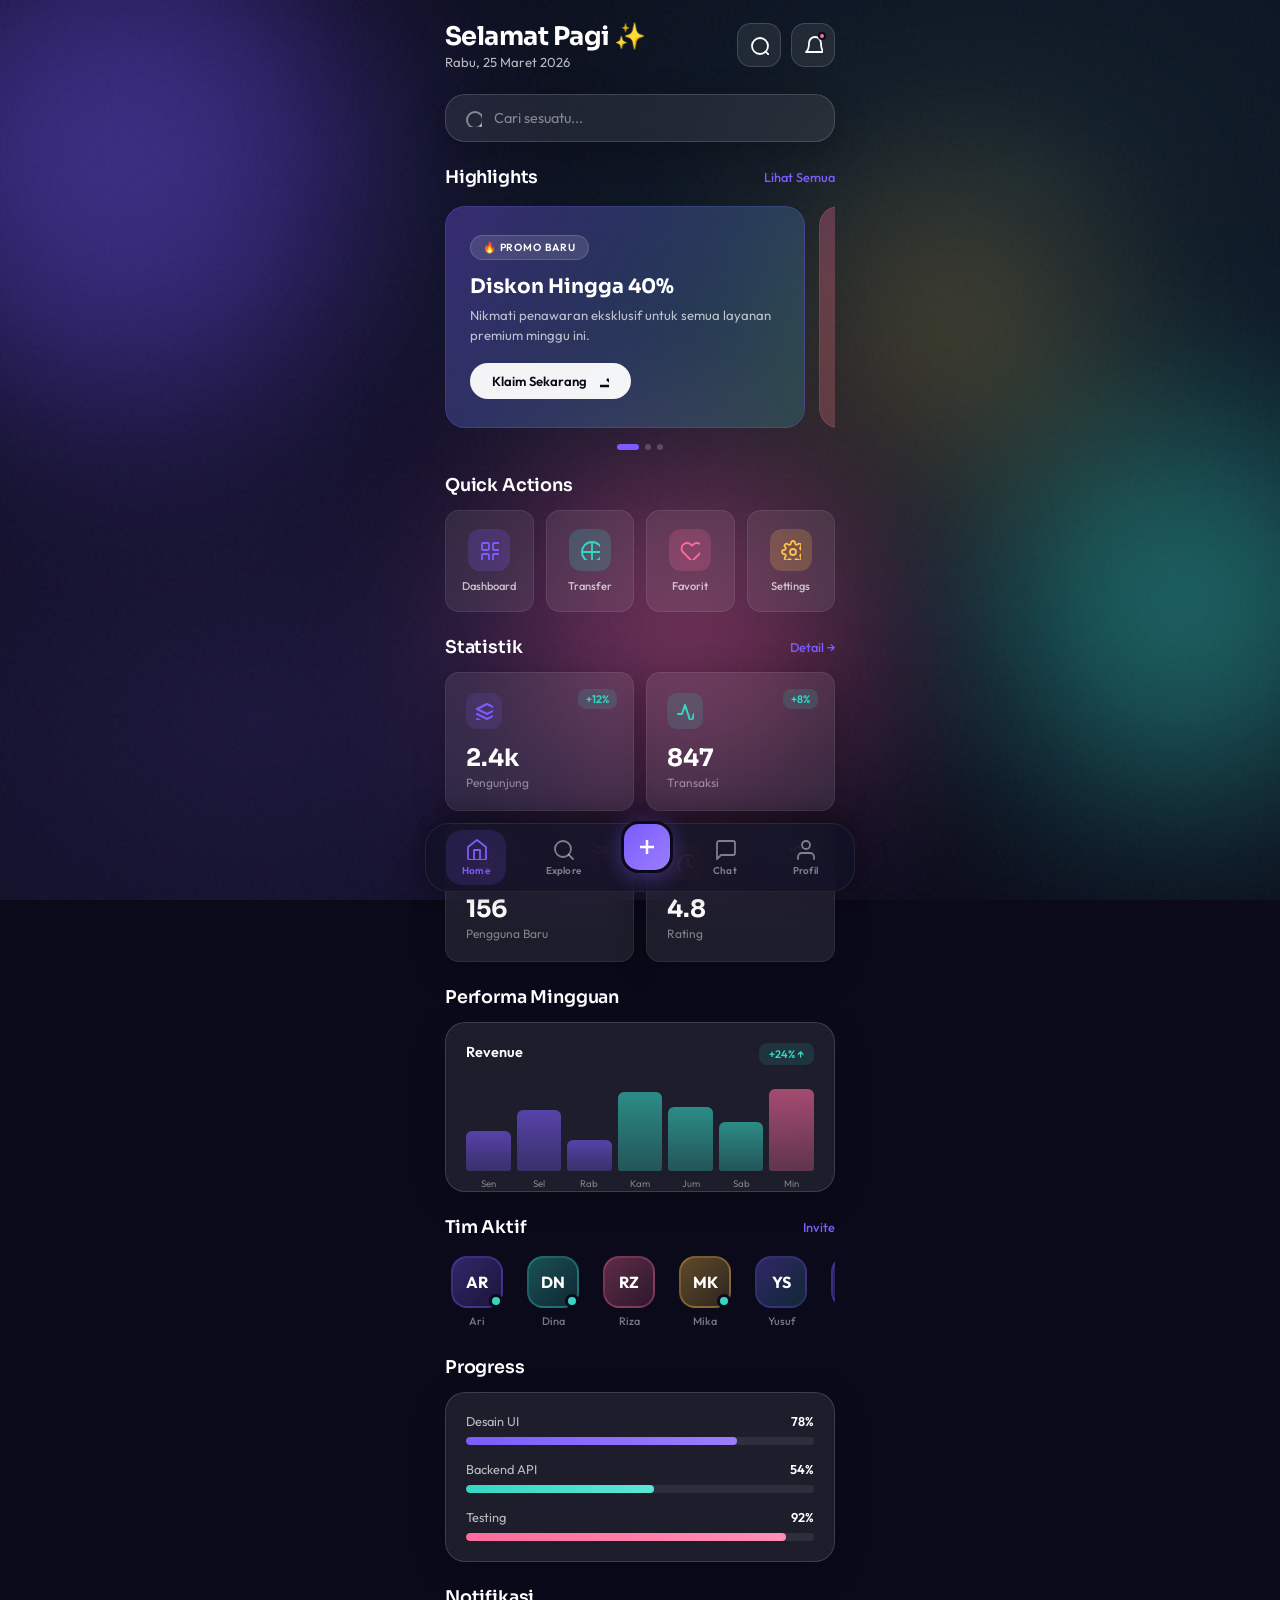
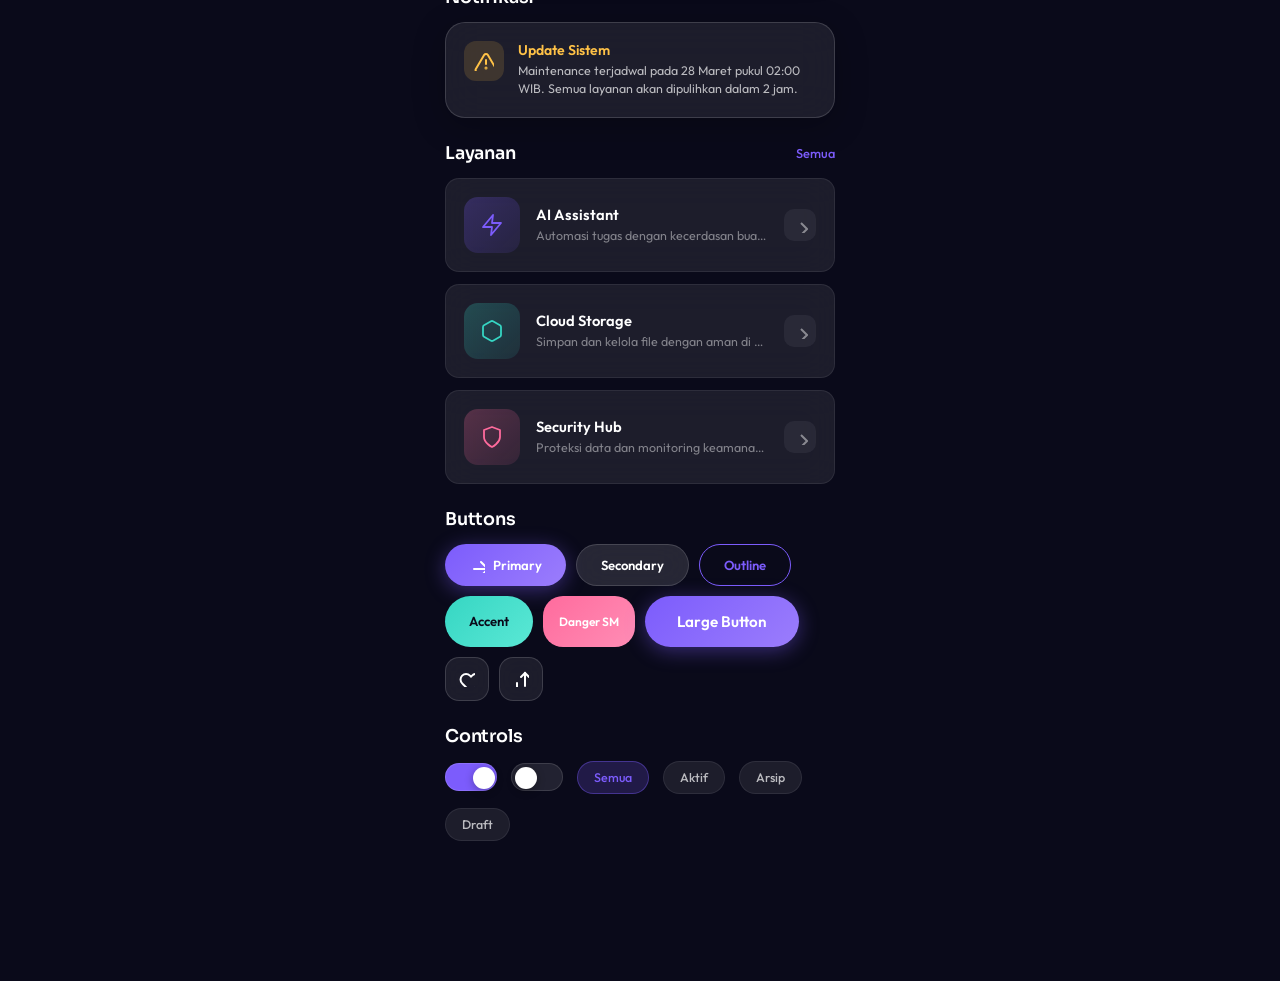
<file: style.html>
<!DOCTYPE html>
<html lang="id">
<head>
<meta charset="UTF-8">
<meta name="viewport" content="width=device-width, initial-scale=1.0, maximum-scale=1.0, user-scalable=no">
<title>Glass UI</title>
<link rel="icon" type="image/png" href="assets/logo.png">
<link rel="apple-touch-icon" href="assets/logo.png">
<link href="https://fonts.googleapis.com/css2?family=Outfit:wght@300;400;500;600;700;800&family=Sora:wght@300;400;500;600;700&display=swap" rel="stylesheet">
<style>
  *,*::before,*::after{box-sizing:border-box;margin:0;padding:0}
  :root{
    --glass-bg:rgba(255,255,255,0.08);
    --glass-bg-strong:rgba(255,255,255,0.12);
    --glass-border:rgba(255,255,255,0.15);
    --glass-border-light:rgba(255,255,255,0.08);
    --glass-shadow:0 8px 32px rgba(0,0,0,0.25);
    --blur:20px;
    --blur-strong:30px;
    --text-primary:#ffffff;
    --text-secondary:rgba(255,255,255,0.7);
    --text-muted:rgba(255,255,255,0.45);
    --accent:#7c5cfc;
    --accent-glow:rgba(124,92,252,0.4);
    --accent2:#36d6c3;
    --accent3:#ff6b9d;
    --accent4:#ffc247;
    --radius:20px;
    --radius-sm:14px;
    --radius-xs:10px;
    --nav-height:80px;
  }
  html{font-size:16px;-webkit-font-smoothing:antialiased}
  body{
    font-family:'Outfit',sans-serif;
    color:var(--text-primary);
    min-height:100dvh;
    overflow-x:hidden;
    background:#0a0a1a;
    padding-bottom:calc(var(--nav-height) + 30px);
  }

  /* === ANIMATED BACKGROUND === */
  .bg-canvas{position:fixed;inset:0;z-index:0;overflow:hidden}
  .bg-orb{position:absolute;border-radius:50%;filter:blur(100px);opacity:.5;animation:orbFloat 12s ease-in-out infinite}
  .bg-orb.o1{width:500px;height:500px;background:radial-gradient(circle,#7c5cfc,#4a2fbd);top:-10%;left:-10%;animation-delay:0s}
  .bg-orb.o2{width:400px;height:400px;background:radial-gradient(circle,#36d6c3,#1a8a7d);bottom:10%;right:-8%;animation-delay:-4s;animation-duration:15s}
  .bg-orb.o3{width:350px;height:350px;background:radial-gradient(circle,#ff6b9d,#c0396a);top:50%;left:40%;animation-delay:-7s;animation-duration:18s}
  .bg-orb.o4{width:280px;height:280px;background:radial-gradient(circle,#ffc247,#d4942a);top:20%;right:15%;animation-delay:-2s;animation-duration:14s;opacity:.3}
  .bg-mesh{position:absolute;inset:0;background:
    radial-gradient(ellipse at 20% 80%, rgba(124,92,252,0.15) 0%, transparent 50%),
    radial-gradient(ellipse at 80% 20%, rgba(54,214,195,0.1) 0%, transparent 50%);
  }
  .bg-noise{position:absolute;inset:0;opacity:.03;background-image:url("data:image/svg+xml,%3Csvg viewBox='0 0 256 256' xmlns='http://www.w3.org/2000/svg'%3E%3Cfilter id='n'%3E%3CfeTurbulence type='fractalNoise' baseFrequency='.85' numOctaves='4' stitchTiles='stitch'/%3E%3C/filter%3E%3Crect width='100%25' height='100%25' filter='url(%23n)'/%3E%3C/svg%3E")}
  @keyframes orbFloat{
    0%,100%{transform:translate(0,0) scale(1)}
    25%{transform:translate(40px,-60px) scale(1.1)}
    50%{transform:translate(-30px,40px) scale(.95)}
    75%{transform:translate(50px,20px) scale(1.05)}
  }

  /* === GLASS MIXIN === */
  .glass{
    background:var(--glass-bg);
    backdrop-filter:blur(var(--blur));
    -webkit-backdrop-filter:blur(var(--blur));
    border:1px solid var(--glass-border);
    border-radius:var(--radius);
    box-shadow:var(--glass-shadow);
  }
  .glass-strong{
    background:var(--glass-bg-strong);
    backdrop-filter:blur(var(--blur-strong));
    -webkit-backdrop-filter:blur(var(--blur-strong));
  }

  /* === MAIN CONTENT === */
  .main{position:relative;z-index:1;max-width:430px;margin:0 auto;padding:0 20px}

  /* === HEADER === */
  .header{display:flex;justify-content:space-between;align-items:center;padding:20px 0 16px;animation:fadeSlide .6s ease}
  .header-left h1{font-family:'Sora',sans-serif;font-size:1.6rem;font-weight:700;letter-spacing:-.02em}
  .header-left p{font-size:.82rem;color:var(--text-secondary);margin-top:2px}
  .header-right{display:flex;gap:10px}
  .icon-btn{
    width:44px;height:44px;border-radius:14px;border:1px solid var(--glass-border);
    background:var(--glass-bg);backdrop-filter:blur(16px);-webkit-backdrop-filter:blur(16px);
    display:flex;align-items:center;justify-content:center;cursor:pointer;
    transition:all .25s ease;position:relative;
  }
  .icon-btn:hover{background:var(--glass-bg-strong);transform:translateY(-2px)}
  .icon-btn svg{width:20px;height:20px;stroke:var(--text-primary);fill:none;stroke-width:1.8;stroke-linecap:round;stroke-linejoin:round}
  .notif-dot{position:absolute;top:8px;right:8px;width:8px;height:8px;background:var(--accent3);border-radius:50%;border:2px solid #0a0a1a}

  /* === SEARCH BAR === */
  .search-bar{
    display:flex;align-items:center;gap:12px;padding:14px 18px;margin:8px 0 20px;
    animation:fadeSlide .6s ease .1s both;
  }
  .search-bar svg{width:18px;height:18px;stroke:var(--text-muted);fill:none;stroke-width:2;stroke-linecap:round;flex-shrink:0}
  .search-bar input{background:none;border:none;outline:none;color:var(--text-primary);font-family:inherit;font-size:.9rem;width:100%}
  .search-bar input::placeholder{color:var(--text-muted)}

  /* === SECTION TITLE === */
  .section-title{
    display:flex;justify-content:space-between;align-items:center;
    margin:24px 0 14px;
  }
  .section-title h2{font-family:'Sora',sans-serif;font-size:1.1rem;font-weight:600;letter-spacing:-.01em}
  .section-title a{font-size:.8rem;color:var(--accent);text-decoration:none;font-weight:500;cursor:pointer}
  .section-title a:hover{text-decoration:underline}

  /* === CAROUSEL (PROMO BANNERS) === */
  .carousel-wrapper{animation:fadeSlide .6s ease .15s both}
  .carousel{
    display:flex;gap:14px;overflow-x:auto;scroll-snap-type:x mandatory;
    -ms-overflow-style:none;scrollbar-width:none;padding:4px 0 12px;
  }
  .carousel::-webkit-scrollbar{display:none}
  .carousel-card{
    min-width:calc(100% - 30px);scroll-snap-align:start;
    border-radius:var(--radius);overflow:hidden;position:relative;
    padding:28px 24px;cursor:pointer;transition:transform .3s ease;
  }
  .carousel-card:hover{transform:scale(.98)}
  .carousel-card.c1{background:linear-gradient(135deg,rgba(124,92,252,.35),rgba(54,214,195,.2));border:1px solid rgba(124,92,252,.25)}
  .carousel-card.c2{background:linear-gradient(135deg,rgba(255,107,157,.3),rgba(255,194,71,.15));border:1px solid rgba(255,107,157,.2)}
  .carousel-card.c3{background:linear-gradient(135deg,rgba(54,214,195,.3),rgba(124,92,252,.15));border:1px solid rgba(54,214,195,.2)}
  .carousel-card::before{
    content:'';position:absolute;inset:0;
    backdrop-filter:blur(12px);-webkit-backdrop-filter:blur(12px);z-index:0;
  }
  .carousel-content{position:relative;z-index:1}
  .carousel-badge{
    display:inline-block;font-size:.65rem;font-weight:600;text-transform:uppercase;
    letter-spacing:.08em;padding:5px 12px;border-radius:20px;margin-bottom:14px;
    background:rgba(255,255,255,.12);border:1px solid rgba(255,255,255,.15);
  }
  .carousel-content h3{font-family:'Sora',sans-serif;font-size:1.25rem;font-weight:700;line-height:1.3;margin-bottom:6px}
  .carousel-content p{font-size:.82rem;color:var(--text-secondary);line-height:1.5;margin-bottom:18px}
  .carousel-btn{
    display:inline-flex;align-items:center;gap:8px;padding:10px 22px;border-radius:30px;
    font-size:.82rem;font-weight:600;border:none;cursor:pointer;
    background:rgba(255,255,255,.95);color:#0a0a1a;
    transition:all .25s ease;font-family:inherit;
  }
  .carousel-btn:hover{transform:translateY(-2px);box-shadow:0 6px 20px rgba(0,0,0,.3)}
  .carousel-btn svg{width:14px;height:14px;stroke:currentColor;fill:none;stroke-width:2.5}

  /* Carousel Dots */
  .carousel-dots{display:flex;justify-content:center;gap:6px;margin-top:4px}
  .dot{width:6px;height:6px;border-radius:50%;background:rgba(255,255,255,.2);transition:all .3s ease;cursor:pointer}
  .dot.active{width:22px;border-radius:10px;background:var(--accent)}

  /* === QUICK ACTIONS GRID === */
  .quick-grid{
    display:grid;grid-template-columns:repeat(4,1fr);gap:12px;
    animation:fadeSlide .6s ease .25s both;
  }
  .quick-item{
    display:flex;flex-direction:column;align-items:center;gap:8px;
    padding:18px 8px;border-radius:var(--radius-sm);cursor:pointer;
    background:var(--glass-bg);border:1px solid var(--glass-border-light);
    backdrop-filter:blur(16px);-webkit-backdrop-filter:blur(16px);
    transition:all .3s ease;
  }
  .quick-item:hover{background:var(--glass-bg-strong);transform:translateY(-3px)}
  .quick-icon{
    width:42px;height:42px;border-radius:12px;display:flex;align-items:center;justify-content:center;
  }
  .quick-icon svg{width:20px;height:20px;fill:none;stroke-width:1.8;stroke-linecap:round;stroke-linejoin:round}
  .qi1 .quick-icon{background:rgba(124,92,252,.2)}.qi1 svg{stroke:var(--accent)}
  .qi2 .quick-icon{background:rgba(54,214,195,.2)}.qi2 svg{stroke:var(--accent2)}
  .qi3 .quick-icon{background:rgba(255,107,157,.2)}.qi3 svg{stroke:var(--accent3)}
  .qi4 .quick-icon{background:rgba(255,194,71,.2)}.qi4 svg{stroke:var(--accent4)}
  .quick-item span{font-size:.7rem;color:var(--text-secondary);font-weight:500;text-align:center}

  /* === STATS PANEL === */
  .stats-panel{
    display:grid;grid-template-columns:1fr 1fr;gap:12px;
    animation:fadeSlide .6s ease .3s both;
  }
  .stat-card{
    padding:20px;border-radius:var(--radius-sm);position:relative;overflow:hidden;
    background:var(--glass-bg);border:1px solid var(--glass-border-light);
    backdrop-filter:blur(16px);-webkit-backdrop-filter:blur(16px);
    transition:all .3s ease;cursor:pointer;
  }
  .stat-card:hover{background:var(--glass-bg-strong);transform:translateY(-2px)}
  .stat-card .stat-icon{
    width:36px;height:36px;border-radius:10px;display:flex;align-items:center;justify-content:center;margin-bottom:14px
  }
  .stat-card .stat-icon svg{width:18px;height:18px;fill:none;stroke-width:2;stroke-linecap:round;stroke-linejoin:round}
  .sc1 .stat-icon{background:rgba(124,92,252,.15)}.sc1 svg{stroke:var(--accent)}
  .sc2 .stat-icon{background:rgba(54,214,195,.15)}.sc2 svg{stroke:var(--accent2)}
  .sc3 .stat-icon{background:rgba(255,107,157,.15)}.sc3 svg{stroke:var(--accent3)}
  .sc4 .stat-icon{background:rgba(255,194,71,.15)}.sc4 svg{stroke:var(--accent4)}
  .stat-card .stat-value{font-family:'Sora',sans-serif;font-size:1.5rem;font-weight:700;margin-bottom:2px}
  .stat-card .stat-label{font-size:.75rem;color:var(--text-muted)}
  .stat-card .stat-change{
    position:absolute;top:16px;right:16px;font-size:.68rem;font-weight:600;
    padding:3px 8px;border-radius:8px;
  }
  .stat-change.up{background:rgba(54,214,195,.15);color:var(--accent2)}
  .stat-change.down{background:rgba(255,107,157,.15);color:var(--accent3)}

  /* === FEATURE CARDS === */
  .feature-cards{display:flex;flex-direction:column;gap:12px;animation:fadeSlide .6s ease .35s both}
  .feature-card{
    display:flex;align-items:center;gap:16px;padding:18px;
    border-radius:var(--radius-sm);cursor:pointer;
    background:var(--glass-bg);border:1px solid var(--glass-border-light);
    backdrop-filter:blur(16px);-webkit-backdrop-filter:blur(16px);
    transition:all .3s ease;
  }
  .feature-card:hover{background:var(--glass-bg-strong);transform:translateX(4px)}
  .feature-thumb{
    width:56px;height:56px;border-radius:14px;flex-shrink:0;
    display:flex;align-items:center;justify-content:center;
  }
  .feature-thumb svg{width:24px;height:24px;fill:none;stroke-width:1.8;stroke-linecap:round;stroke-linejoin:round}
  .ft1{background:linear-gradient(135deg,rgba(124,92,252,.25),rgba(124,92,252,.1))}.ft1 svg{stroke:var(--accent)}
  .ft2{background:linear-gradient(135deg,rgba(54,214,195,.25),rgba(54,214,195,.1))}.ft2 svg{stroke:var(--accent2)}
  .ft3{background:linear-gradient(135deg,rgba(255,107,157,.25),rgba(255,107,157,.1))}.ft3 svg{stroke:var(--accent3)}
  .feature-info{flex:1;min-width:0}
  .feature-info h4{font-size:.92rem;font-weight:600;margin-bottom:3px}
  .feature-info p{font-size:.78rem;color:var(--text-muted);line-height:1.4;white-space:nowrap;overflow:hidden;text-overflow:ellipsis}
  .feature-arrow{flex-shrink:0;width:32px;height:32px;border-radius:10px;background:rgba(255,255,255,.06);display:flex;align-items:center;justify-content:center}
  .feature-arrow svg{width:16px;height:16px;stroke:var(--text-muted);fill:none;stroke-width:2}

  /* === BUTTONS SHOWCASE === */
  .btn-showcase{display:flex;flex-wrap:wrap;gap:10px;animation:fadeSlide .6s ease .4s both}
  .btn{
    padding:12px 24px;border-radius:30px;font-family:inherit;font-size:.82rem;
    font-weight:600;border:none;cursor:pointer;transition:all .3s ease;
    display:inline-flex;align-items:center;gap:8px;
  }
  .btn:hover{transform:translateY(-2px)}
  .btn svg{width:16px;height:16px;stroke:currentColor;fill:none;stroke-width:2;stroke-linecap:round}
  .btn-primary{
    background:linear-gradient(135deg,var(--accent),#9b7dfc);color:#fff;
    box-shadow:0 4px 20px var(--accent-glow);
  }
  .btn-primary:hover{box-shadow:0 8px 30px var(--accent-glow)}
  .btn-secondary{
    background:var(--glass-bg-strong);color:var(--text-primary);
    border:1px solid var(--glass-border);
    backdrop-filter:blur(16px);-webkit-backdrop-filter:blur(16px);
  }
  .btn-outline{
    background:transparent;color:var(--accent);
    border:1.5px solid var(--accent);
  }
  .btn-outline:hover{background:rgba(124,92,252,.1)}
  .btn-accent{background:linear-gradient(135deg,var(--accent2),#5ae8d5);color:#0a0a1a}
  .btn-danger{background:linear-gradient(135deg,var(--accent3),#ff8db5);color:#fff}
  .btn-sm{padding:8px 16px;font-size:.75rem;border-radius:20px}
  .btn-lg{padding:16px 32px;font-size:.95rem;border-radius:32px}
  .btn-icon{
    width:44px;height:44px;padding:0;border-radius:14px;justify-content:center;
    background:var(--glass-bg);border:1px solid var(--glass-border);
    backdrop-filter:blur(16px);-webkit-backdrop-filter:blur(16px);color:var(--text-primary);
  }

  /* === TOGGLE & CHIPS === */
  .controls-row{display:flex;align-items:center;gap:14px;flex-wrap:wrap;animation:fadeSlide .6s ease .42s both}
  .toggle-track{
    width:52px;height:28px;border-radius:14px;padding:3px;cursor:pointer;
    background:rgba(255,255,255,.1);border:1px solid rgba(255,255,255,.12);
    transition:background .3s ease;position:relative;
  }
  .toggle-track.on{background:var(--accent)}
  .toggle-knob{
    width:22px;height:22px;border-radius:50%;background:#fff;
    transition:transform .3s ease;box-shadow:0 2px 8px rgba(0,0,0,.3);
  }
  .toggle-track.on .toggle-knob{transform:translateX(24px)}

  .chip{
    padding:8px 16px;border-radius:20px;font-size:.78rem;font-weight:500;
    cursor:pointer;transition:all .25s ease;
    background:var(--glass-bg);border:1px solid var(--glass-border-light);
    color:var(--text-secondary);
  }
  .chip.active{background:rgba(124,92,252,.2);border-color:rgba(124,92,252,.4);color:var(--accent)}
  .chip:hover{background:var(--glass-bg-strong)}

  /* === NOTIFICATION / ALERT PANEL === */
  .alert-panel{
    padding:18px;display:flex;align-items:flex-start;gap:14px;
    animation:fadeSlide .6s ease .45s both;
  }
  .alert-icon{
    width:40px;height:40px;border-radius:12px;flex-shrink:0;
    display:flex;align-items:center;justify-content:center;
    background:rgba(255,194,71,.15);
  }
  .alert-icon svg{width:20px;height:20px;stroke:var(--accent4);fill:none;stroke-width:2;stroke-linecap:round}
  .alert-text h4{font-size:.88rem;font-weight:600;margin-bottom:3px;color:var(--accent4)}
  .alert-text p{font-size:.78rem;color:var(--text-secondary);line-height:1.45}

  /* === PROGRESS SECTION === */
  .progress-section{animation:fadeSlide .6s ease .48s both}
  .progress-item{margin-bottom:16px}
  .progress-header{display:flex;justify-content:space-between;margin-bottom:8px}
  .progress-header span{font-size:.8rem;color:var(--text-secondary)}
  .progress-header strong{font-size:.8rem;font-weight:600}
  .progress-track{height:8px;border-radius:4px;background:rgba(255,255,255,.08);overflow:hidden}
  .progress-fill{height:100%;border-radius:4px;transition:width 1.5s ease;animation:progressGrow 1.5s ease forwards}
  .pf1{background:linear-gradient(90deg,var(--accent),#9b7dfc);width:78%}
  .pf2{background:linear-gradient(90deg,var(--accent2),#5ae8d5);width:54%}
  .pf3{background:linear-gradient(90deg,var(--accent3),#ff8db5);width:92%}
  @keyframes progressGrow{from{width:0}}

  /* === USER LIST / AVATAR STACK === */
  .user-list{
    display:flex;gap:12px;overflow-x:auto;padding:4px 0;
    -ms-overflow-style:none;scrollbar-width:none;
    animation:fadeSlide .6s ease .5s both;
  }
  .user-list::-webkit-scrollbar{display:none}
  .user-item{display:flex;flex-direction:column;align-items:center;gap:6px;min-width:64px}
  .user-avatar{
    width:52px;height:52px;border-radius:16px;
    display:flex;align-items:center;justify-content:center;
    font-weight:700;font-size:1rem;position:relative;
    border:2px solid transparent;
  }
  .user-avatar.online::after{
    content:'';position:absolute;bottom:-2px;right:-2px;
    width:14px;height:14px;border-radius:50%;background:var(--accent2);
    border:3px solid #0a0a1a;
  }
  .ua1{background:linear-gradient(135deg,rgba(124,92,252,.35),rgba(124,92,252,.15));border-color:rgba(124,92,252,.3)}
  .ua2{background:linear-gradient(135deg,rgba(54,214,195,.35),rgba(54,214,195,.15));border-color:rgba(54,214,195,.3)}
  .ua3{background:linear-gradient(135deg,rgba(255,107,157,.35),rgba(255,107,157,.15));border-color:rgba(255,107,157,.3)}
  .ua4{background:linear-gradient(135deg,rgba(255,194,71,.35),rgba(255,194,71,.15));border-color:rgba(255,194,71,.3)}
  .ua5{background:linear-gradient(135deg,rgba(124,92,252,.35),rgba(54,214,195,.15));border-color:rgba(124,92,252,.2)}
  .user-item span{font-size:.68rem;color:var(--text-muted);font-weight:500}

  /* === MINI CHART === */
  .mini-chart-card{
    padding:20px;animation:fadeSlide .6s ease .52s both;
  }
  .mini-chart-header{display:flex;justify-content:space-between;align-items:flex-start;margin-bottom:16px}
  .mini-chart-header h4{font-size:.9rem;font-weight:600}
  .mini-chart-header .tag{font-size:.68rem;padding:4px 10px;border-radius:8px;background:rgba(54,214,195,.12);color:var(--accent2);font-weight:600}
  .chart-area{height:90px;display:flex;align-items:flex-end;gap:6px}
  .chart-bar{
    flex:1;border-radius:6px 6px 3px 3px;transition:height 1s ease;
    animation:barGrow 1s ease forwards;min-height:8px;position:relative;
  }
  .chart-bar:hover{opacity:.8}
  .chart-bar::after{
    content:attr(data-label);position:absolute;bottom:-18px;left:50%;transform:translateX(-50%);
    font-size:.6rem;color:var(--text-muted);white-space:nowrap;
  }
  @keyframes barGrow{from{height:8px !important}}
  .cb1{background:linear-gradient(0deg,rgba(124,92,252,.3),rgba(124,92,252,.6));height:45%}
  .cb2{background:linear-gradient(0deg,rgba(124,92,252,.3),rgba(124,92,252,.6));height:68%}
  .cb3{background:linear-gradient(0deg,rgba(124,92,252,.3),rgba(124,92,252,.6));height:35%}
  .cb4{background:linear-gradient(0deg,rgba(54,214,195,.3),rgba(54,214,195,.6));height:88%}
  .cb5{background:linear-gradient(0deg,rgba(54,214,195,.3),rgba(54,214,195,.6));height:72%}
  .cb6{background:linear-gradient(0deg,rgba(54,214,195,.3),rgba(54,214,195,.6));height:55%}
  .cb7{background:linear-gradient(0deg,rgba(255,107,157,.3),rgba(255,107,157,.6));height:92%}

  /* === BOTTOM NAV === */
  .bottom-nav{
    position:fixed;bottom:0;left:0;right:0;z-index:100;
    padding:8px 16px calc(env(safe-area-inset-bottom, 8px) + 8px);
  }
  .nav-inner{
    max-width:430px;margin:0 auto;
    background:rgba(15,15,35,.75);
    backdrop-filter:blur(30px);-webkit-backdrop-filter:blur(30px);
    border:1px solid rgba(255,255,255,.08);
    border-radius:24px;padding:6px 8px;
    display:flex;justify-content:space-around;align-items:center;
    box-shadow:0 -4px 30px rgba(0,0,0,.4);
  }
  .nav-item{
    display:flex;flex-direction:column;align-items:center;gap:4px;
    padding:8px 16px;border-radius:16px;cursor:pointer;
    transition:all .3s ease;position:relative;min-width:56px;
  }
  .nav-item.active{background:rgba(124,92,252,.15)}
  .nav-item.active .nav-label{color:var(--accent)}
  .nav-item svg{width:22px;height:22px;stroke:var(--text-muted);fill:none;stroke-width:1.8;stroke-linecap:round;stroke-linejoin:round;transition:stroke .3s ease}
  .nav-item.active svg{stroke:var(--accent)}
  .nav-label{font-size:.62rem;font-weight:600;color:var(--text-muted);transition:color .3s ease;letter-spacing:.02em}
  .nav-fab{
    width:52px;height:52px;border-radius:18px;
    background:linear-gradient(135deg,var(--accent),#9b7dfc);
    display:flex;align-items:center;justify-content:center;
    box-shadow:0 4px 20px var(--accent-glow);
    margin-top:-22px;border:3px solid #0a0a1a;
    transition:all .3s ease;cursor:pointer;
  }
  .nav-fab:hover{transform:scale(1.08)}
  .nav-fab svg{width:24px;height:24px;stroke:#fff;fill:none;stroke-width:2.5}

  /* === ANIMATIONS === */
  @keyframes fadeSlide{
    from{opacity:0;transform:translateY(20px)}
    to{opacity:1;transform:translateY(0)}
  }

  /* === SCROLLBAR === */
  ::-webkit-scrollbar{width:0;height:0}
</style>
</head>
<body>

<!-- Animated BG -->
<div class="bg-canvas">
  <div class="bg-orb o1"></div>
  <div class="bg-orb o2"></div>
  <div class="bg-orb o3"></div>
  <div class="bg-orb o4"></div>
  <div class="bg-mesh"></div>
  <div class="bg-noise"></div>
</div>

<div class="main">

  <!-- HEADER -->
  <div class="header">
    <div class="header-left">
      <h1>Selamat Pagi ✨</h1>
      <p>Rabu, 25 Maret 2026</p>
    </div>
    <div class="header-right">
      <div class="icon-btn" onclick="this.style.transform='scale(.9)';setTimeout(()=>this.style.transform='',150)">
        <svg><circle cx="11" cy="11" r="8"/><path d="m21 21-4.35-4.35"/></svg>
      </div>
      <div class="icon-btn" onclick="this.style.transform='scale(.9)';setTimeout(()=>this.style.transform='',150)">
        <svg><path d="M18 8A6 6 0 0 0 6 8c0 7-3 9-3 9h18s-3-2-3-9"/><path d="M13.73 21a2 2 0 0 1-3.46 0"/></svg>
        <div class="notif-dot"></div>
      </div>
    </div>
  </div>

  <!-- SEARCH BAR -->
  <div class="search-bar glass">
    <svg><circle cx="11" cy="11" r="8"/><path d="m21 21-4.35-4.35"/></svg>
    <input type="text" placeholder="Cari sesuatu...">
  </div>

  <!-- CAROUSEL -->
  <div class="carousel-wrapper">
    <div class="section-title"><h2>Highlights</h2><a>Lihat Semua</a></div>
    <div class="carousel" id="carousel">
      <div class="carousel-card c1">
        <div class="carousel-content">
          <div class="carousel-badge">🔥 Promo Baru</div>
          <h3>Diskon Hingga 40%</h3>
          <p>Nikmati penawaran eksklusif untuk semua layanan premium minggu ini.</p>
          <button class="carousel-btn">Klaim Sekarang <svg><path d="M5 12h14"/><path d="m12 5 7 7-7 7"/></svg></button>
        </div>
      </div>
      <div class="carousel-card c2">
        <div class="carousel-content">
          <div class="carousel-badge">🎉 Event</div>
          <h3>Workshop Gratis</h3>
          <p>Bergabung dengan workshop desain interaktif bersama para expert.</p>
          <button class="carousel-btn">Daftar Gratis <svg><path d="M5 12h14"/><path d="m12 5 7 7-7 7"/></svg></button>
        </div>
      </div>
      <div class="carousel-card c3">
        <div class="carousel-content">
          <div class="carousel-badge">⚡ Update</div>
          <h3>Fitur Baru Tersedia</h3>
          <p>Coba fitur AI terbaru yang membuat pekerjaanmu lebih cepat.</p>
          <button class="carousel-btn">Coba Sekarang <svg><path d="M5 12h14"/><path d="m12 5 7 7-7 7"/></svg></button>
        </div>
      </div>
    </div>
    <div class="carousel-dots" id="dots">
      <div class="dot active" onclick="scrollTo(0)"></div>
      <div class="dot" onclick="scrollTo(1)"></div>
      <div class="dot" onclick="scrollTo(2)"></div>
    </div>
  </div>

  <!-- QUICK ACTIONS -->
  <div class="section-title" style="animation:fadeSlide .6s ease .2s both"><h2>Quick Actions</h2></div>
  <div class="quick-grid">
    <div class="quick-item qi1" onclick="ripple(this)">
      <div class="quick-icon"><svg><rect x="3" y="3" width="7" height="7" rx="1"/><rect x="14" y="3" width="7" height="7" rx="1"/><rect x="3" y="14" width="7" height="7" rx="1"/><rect x="14" y="14" width="7" height="7" rx="1"/></svg></div>
      <span>Dashboard</span>
    </div>
    <div class="quick-item qi2" onclick="ripple(this)">
      <div class="quick-icon"><svg><path d="M12 2v20M2 12h20"/><circle cx="12" cy="12" r="10"/></svg></div>
      <span>Transfer</span>
    </div>
    <div class="quick-item qi3" onclick="ripple(this)">
      <div class="quick-icon"><svg><path d="M20.84 4.61a5.5 5.5 0 0 0-7.78 0L12 5.67l-1.06-1.06a5.5 5.5 0 0 0-7.78 7.78l1.06 1.06L12 21.23l7.78-7.78 1.06-1.06a5.5 5.5 0 0 0 0-7.78z"/></svg></div>
      <span>Favorit</span>
    </div>
    <div class="quick-item qi4" onclick="ripple(this)">
      <div class="quick-icon"><svg><circle cx="12" cy="12" r="3"/><path d="M19.4 15a1.65 1.65 0 0 0 .33 1.82l.06.06a2 2 0 1 1-2.83 2.83l-.06-.06a1.65 1.65 0 0 0-1.82-.33 1.65 1.65 0 0 0-1 1.51V21a2 2 0 1 1-4 0v-.09A1.65 1.65 0 0 0 9 19.4a1.65 1.65 0 0 0-1.82.33l-.06.06a2 2 0 1 1-2.83-2.83l.06-.06A1.65 1.65 0 0 0 4.68 15a1.65 1.65 0 0 0-1.51-1H3a2 2 0 1 1 0-4h.09A1.65 1.65 0 0 0 4.6 9a1.65 1.65 0 0 0-.33-1.82l-.06-.06a2 2 0 1 1 2.83-2.83l.06.06A1.65 1.65 0 0 0 9 4.68a1.65 1.65 0 0 0 1-1.51V3a2 2 0 1 1 4 0v.09a1.65 1.65 0 0 0 1 1.51 1.65 1.65 0 0 0 1.82-.33l.06-.06a2 2 0 1 1 2.83 2.83l-.06.06A1.65 1.65 0 0 0 19.4 9a1.65 1.65 0 0 0 1.51 1H21a2 2 0 1 1 0 4h-.09a1.65 1.65 0 0 0-1.51 1z"/></svg></div>
      <span>Settings</span>
    </div>
  </div>

  <!-- STATS PANEL -->
  <div class="section-title" style="animation:fadeSlide .6s ease .28s both"><h2>Statistik</h2><a>Detail →</a></div>
  <div class="stats-panel">
    <div class="stat-card glass sc1">
      <div class="stat-icon"><svg><path d="M12 2L2 7l10 5 10-5-10-5z"/><path d="M2 17l10 5 10-5"/><path d="M2 12l10 5 10-5"/></svg></div>
      <div class="stat-value">2.4k</div>
      <div class="stat-label">Pengunjung</div>
      <div class="stat-change up">+12%</div>
    </div>
    <div class="stat-card glass sc2">
      <div class="stat-icon"><svg><path d="M22 12h-4l-3 9L9 3l-3 9H2"/></svg></div>
      <div class="stat-value">847</div>
      <div class="stat-label">Transaksi</div>
      <div class="stat-change up">+8%</div>
    </div>
    <div class="stat-card glass sc3">
      <div class="stat-icon"><svg><path d="M17 21v-2a4 4 0 0 0-4-4H5a4 4 0 0 0-4 4v2"/><circle cx="9" cy="7" r="4"/><path d="M23 21v-2a4 4 0 0 0-3-3.87"/><path d="M16 3.13a4 4 0 0 1 0 7.75"/></svg></div>
      <div class="stat-value">156</div>
      <div class="stat-label">Pengguna Baru</div>
      <div class="stat-change down">-3%</div>
    </div>
    <div class="stat-card glass sc4">
      <div class="stat-icon"><svg><circle cx="12" cy="12" r="10"/><path d="M12 6v6l4 2"/></svg></div>
      <div class="stat-value">4.8</div>
      <div class="stat-label">Rating</div>
      <div class="stat-change up">+0.2</div>
    </div>
  </div>

  <!-- MINI CHART -->
  <div class="section-title" style="animation:fadeSlide .6s ease .5s both"><h2>Performa Mingguan</h2></div>
  <div class="mini-chart-card glass">
    <div class="mini-chart-header">
      <h4>Revenue</h4>
      <div class="tag">+24% ↑</div>
    </div>
    <div class="chart-area">
      <div class="chart-bar cb1" data-label="Sen"></div>
      <div class="chart-bar cb2" data-label="Sel"></div>
      <div class="chart-bar cb3" data-label="Rab"></div>
      <div class="chart-bar cb4" data-label="Kam"></div>
      <div class="chart-bar cb5" data-label="Jum"></div>
      <div class="chart-bar cb6" data-label="Sab"></div>
      <div class="chart-bar cb7" data-label="Min"></div>
    </div>
  </div>

  <!-- USERS / AVATAR STACK -->
  <div class="section-title" style="animation:fadeSlide .6s ease .48s both"><h2>Tim Aktif</h2><a>Invite</a></div>
  <div class="user-list">
    <div class="user-item"><div class="user-avatar ua1 online">AR</div><span>Ari</span></div>
    <div class="user-item"><div class="user-avatar ua2 online">DN</div><span>Dina</span></div>
    <div class="user-item"><div class="user-avatar ua3">RZ</div><span>Riza</span></div>
    <div class="user-item"><div class="user-avatar ua4 online">MK</div><span>Mika</span></div>
    <div class="user-item"><div class="user-avatar ua5">YS</div><span>Yusuf</span></div>
    <div class="user-item"><div class="user-avatar ua1">NR</div><span>Nira</span></div>
    <div class="user-item"><div class="user-avatar ua2 online">BG</div><span>Bagas</span></div>
  </div>

  <!-- PROGRESS BARS -->
  <div class="section-title" style="animation:fadeSlide .6s ease .46s both"><h2>Progress</h2></div>
  <div class="progress-section glass" style="padding:20px">
    <div class="progress-item">
      <div class="progress-header"><span>Desain UI</span><strong>78%</strong></div>
      <div class="progress-track"><div class="progress-fill pf1"></div></div>
    </div>
    <div class="progress-item">
      <div class="progress-header"><span>Backend API</span><strong>54%</strong></div>
      <div class="progress-track"><div class="progress-fill pf2"></div></div>
    </div>
    <div class="progress-item" style="margin-bottom:0">
      <div class="progress-header"><span>Testing</span><strong>92%</strong></div>
      <div class="progress-track"><div class="progress-fill pf3"></div></div>
    </div>
  </div>

  <!-- ALERT PANEL -->
  <div class="section-title" style="animation:fadeSlide .6s ease .43s both"><h2>Notifikasi</h2></div>
  <div class="alert-panel glass">
    <div class="alert-icon"><svg><path d="M10.29 3.86L1.82 18a2 2 0 0 0 1.71 3h16.94a2 2 0 0 0 1.71-3L13.71 3.86a2 2 0 0 0-3.42 0z"/><path d="M12 9v4"/><circle cx="12" cy="17" r=".5"/></svg></div>
    <div class="alert-text">
      <h4>Update Sistem</h4>
      <p>Maintenance terjadwal pada 28 Maret pukul 02:00 WIB. Semua layanan akan dipulihkan dalam 2 jam.</p>
    </div>
  </div>

  <!-- FEATURE CARDS -->
  <div class="section-title" style="animation:fadeSlide .6s ease .33s both"><h2>Layanan</h2><a>Semua</a></div>
  <div class="feature-cards">
    <div class="feature-card">
      <div class="feature-thumb ft1"><svg><path d="M13 2L3 14h9l-1 8 10-12h-9l1-8z"/></svg></div>
      <div class="feature-info">
        <h4>AI Assistant</h4>
        <p>Automasi tugas dengan kecerdasan buatan terbaru</p>
      </div>
      <div class="feature-arrow"><svg><path d="m9 18 6-6-6-6"/></svg></div>
    </div>
    <div class="feature-card">
      <div class="feature-thumb ft2"><svg><path d="M21 16V8a2 2 0 0 0-1-1.73l-7-4a2 2 0 0 0-2 0l-7 4A2 2 0 0 0 3 8v8a2 2 0 0 0 1 1.73l7 4a2 2 0 0 0 2 0l7-4A2 2 0 0 0 21 16z"/></svg></div>
      <div class="feature-info">
        <h4>Cloud Storage</h4>
        <p>Simpan dan kelola file dengan aman di cloud</p>
      </div>
      <div class="feature-arrow"><svg><path d="m9 18 6-6-6-6"/></svg></div>
    </div>
    <div class="feature-card">
      <div class="feature-thumb ft3"><svg><path d="M12 22s8-4 8-10V5l-8-3-8 3v7c0 6 8 10 8 10z"/></svg></div>
      <div class="feature-info">
        <h4>Security Hub</h4>
        <p>Proteksi data dan monitoring keamanan real-time</p>
      </div>
      <div class="feature-arrow"><svg><path d="m9 18 6-6-6-6"/></svg></div>
    </div>
  </div>

  <!-- BUTTONS SHOWCASE -->
  <div class="section-title" style="animation:fadeSlide .6s ease .38s both"><h2>Buttons</h2></div>
  <div class="btn-showcase">
    <button class="btn btn-primary">
      <svg><path d="M5 12h14"/><path d="m12 5 7 7-7 7"/></svg>
      Primary
    </button>
    <button class="btn btn-secondary">Secondary</button>
    <button class="btn btn-outline">Outline</button>
    <button class="btn btn-accent">Accent</button>
    <button class="btn btn-danger btn-sm">Danger SM</button>
    <button class="btn btn-primary btn-lg">Large Button</button>
    <button class="btn btn-icon"><svg><path d="M20.84 4.61a5.5 5.5 0 0 0-7.78 0L12 5.67l-1.06-1.06a5.5 5.5 0 0 0-7.78 7.78l1.06 1.06L12 21.23l7.78-7.78 1.06-1.06a5.5 5.5 0 0 0 0-7.78z"/></svg></button>
    <button class="btn btn-icon"><svg><path d="M4 12v8a2 2 0 0 0 2 2h12a2 2 0 0 0 2-2v-8"/><polyline points="16 6 12 2 8 6"/><line x1="12" y1="2" x2="12" y2="15"/></svg></button>
  </div>

  <!-- TOGGLES & CHIPS -->
  <div class="section-title" style="animation:fadeSlide .6s ease .4s both"><h2>Controls</h2></div>
  <div class="controls-row">
    <div class="toggle-track on" onclick="this.classList.toggle('on')"><div class="toggle-knob"></div></div>
    <div class="toggle-track" onclick="this.classList.toggle('on')"><div class="toggle-knob"></div></div>
    <div class="chip active" onclick="toggleChip(this)">Semua</div>
    <div class="chip" onclick="toggleChip(this)">Aktif</div>
    <div class="chip" onclick="toggleChip(this)">Arsip</div>
    <div class="chip" onclick="toggleChip(this)">Draft</div>
  </div>

  <div style="height:30px"></div>
</div>

<!-- BOTTOM NAV -->
<div class="bottom-nav">
  <div class="nav-inner">
    <div class="nav-item active" onclick="setNav(this)">
      <svg><path d="M3 9l9-7 9 7v11a2 2 0 0 1-2 2H5a2 2 0 0 1-2-2z"/><polyline points="9 22 9 12 15 12 15 22"/></svg>
      <span class="nav-label">Home</span>
    </div>
    <div class="nav-item" onclick="setNav(this)">
      <svg><circle cx="11" cy="11" r="8"/><path d="m21 21-4.35-4.35"/></svg>
      <span class="nav-label">Explore</span>
    </div>
    <div class="nav-fab" onclick="this.style.transform='scale(.9)';setTimeout(()=>this.style.transform='',200)">
      <svg><path d="M12 5v14"/><path d="M5 12h14"/></svg>
    </div>
    <div class="nav-item" onclick="setNav(this)">
      <svg><path d="M21 15a2 2 0 0 1-2 2H7l-4 4V5a2 2 0 0 1 2-2h14a2 2 0 0 1 2 2z"/></svg>
      <span class="nav-label">Chat</span>
    </div>
    <div class="nav-item" onclick="setNav(this)">
      <svg><path d="M20 21v-2a4 4 0 0 0-4-4H8a4 4 0 0 0-4 4v2"/><circle cx="12" cy="7" r="4"/></svg>
      <span class="nav-label">Profil</span>
    </div>
  </div>
</div>

<script>
// Carousel
const carousel = document.getElementById('carousel');
const dots = document.querySelectorAll('.dot');
let currentSlide = 0;

function scrollTo(idx){
  const cards = carousel.querySelectorAll('.carousel-card');
  cards[idx]?.scrollIntoView({behavior:'smooth',block:'nearest',inline:'start'});
  currentSlide = idx;
  updateDots();
}

function updateDots(){
  dots.forEach((d,i)=> d.classList.toggle('active', i===currentSlide));
}

carousel.addEventListener('scroll',()=>{
  const w = carousel.scrollWidth / 3;
  const idx = Math.round(carousel.scrollLeft / w);
  if(idx !== currentSlide){ currentSlide = idx; updateDots(); }
});

// Auto-slide
setInterval(()=>{
  currentSlide = (currentSlide + 1) % 3;
  scrollTo(currentSlide);
}, 5000);

// Nav
function setNav(el){
  document.querySelectorAll('.nav-item').forEach(n=>n.classList.remove('active'));
  el.classList.add('active');
}

// Chips
function toggleChip(el){
  document.querySelectorAll('.chip').forEach(c=>c.classList.remove('active'));
  el.classList.add('active');
}

// Ripple
function ripple(el){
  el.style.transform='scale(.92)';
  setTimeout(()=>el.style.transform='',200);
}
</script>
</body>
</html>
</file>
<file: assets/index.css>
@import url('https://fonts.googleapis.com/css2?family=Outfit:wght@300;400;500;600;700;800&family=Sora:wght@300;400;500;600;700;800&display=swap');

/* ── Reset & Base ──────────────────────────────────────────── */
*, *::before, *::after { box-sizing: border-box; margin: 0; padding: 0; }
html { font-size: 16px; -webkit-text-size-adjust: 100%; scroll-behavior: smooth; -webkit-font-smoothing: antialiased; }
body {
  font-family: 'Outfit', sans-serif;
  background: #0a0a1a;
  color: #e8e8f4;
  min-height: 100vh;
  overflow-x: hidden;
}

/* ============================================================
   === LANDING PAGE ===
   SteriFlow Landing Page — Glass Morphism Dark
   Prefix: lp- (to avoid conflicts with dashboard styles)
   ============================================================ */

/* ── Landing page body override ────────────────────────────── */
.lp-body {
  display: block;
  overflow-x: hidden;
  min-height: 100vh;
}

.lp-body .page-wrapper { display: none; }

/* ── CSS Variables (landing page extras) ────────────────────── */
:root {
  --lp-nav-h: 72px;
  --lp-max-w: 1280px;
  --lp-radius-lg: 24px;
  --lp-radius: 18px;
  --lp-radius-sm: 12px;
  --lp-glass: rgba(255,255,255,0.07);
  --lp-glass-hover: rgba(255,255,255,0.11);
  --lp-border: rgba(255,255,255,0.13);
  --lp-border-hover: rgba(255,255,255,0.25);
  --lp-transition: 0.3s cubic-bezier(0.4,0,0.2,1);
}

/* ── Animated Background ─────────────────────────────────────── */
.lp-bg-canvas {
  position: fixed;
  inset: 0;
  z-index: 0;
  pointer-events: none;
  overflow: hidden;
}

.lp-orb {
  position: absolute;
  border-radius: 50%;
  filter: blur(100px);
  opacity: 0.15;
  animation: lpOrbFloat var(--lp-dur, 14s) ease-in-out infinite alternate;
}

.lp-orb-1 { width: 600px; height: 600px; background: #7c5cfc; top: -200px; left: -150px; --lp-dur: 13s; animation-delay: 0s; }
.lp-orb-2 { width: 500px; height: 500px; background: #36d6c3; top: 30%; right: -150px; --lp-dur: 17s; animation-delay: -4s; }
.lp-orb-3 { width: 400px; height: 400px; background: #ff6b9d; bottom: 10%; left: 20%; --lp-dur: 20s; animation-delay: -8s; }
.lp-orb-4 { width: 350px; height: 350px; background: #ffc247; bottom: -100px; right: 25%; --lp-dur: 15s; animation-delay: -2s; }

@keyframes lpOrbFloat {
  from { transform: translate(0, 0) scale(1); }
  to   { transform: translate(40px, 30px) scale(1.08); }
}

/* ── Container ───────────────────────────────────────────────── */
#lpMain, .lp-footer-section {
  position: relative;
  z-index: 1;
}

.lp-container {
  width: 100%;
  max-width: var(--lp-max-w);
  margin: 0 auto;
  padding: 0 24px;
}

/* ── Buttons ─────────────────────────────────────────────────── */
.lp-btn {
  display: inline-flex;
  align-items: center;
  gap: 8px;
  padding: 12px 24px;
  border-radius: var(--lp-radius-sm);
  border: none;
  font-family: 'Outfit', sans-serif;
  font-size: 0.95rem;
  font-weight: 600;
  cursor: pointer;
  transition: var(--lp-transition);
  text-decoration: none;
  letter-spacing: 0.02em;
  white-space: nowrap;
}

.lp-btn svg { width: 18px; height: 18px; flex-shrink: 0; }
/* Bootstrap Icons on CTA buttons (same visual weight as previous inline SVGs) */
.lp-btn .bi { font-size: 18px; line-height: 1; flex-shrink: 0; }
.lp-btn-lg .bi { font-size: 20px; }

.lp-btn-primary {
  background: linear-gradient(135deg, #7c5cfc, #5e3de0);
  color: #fff;
  box-shadow: 0 4px 20px rgba(124,92,252,0.4);
}
.lp-btn-primary:hover {
  transform: translateY(-2px);
  box-shadow: 0 8px 32px rgba(124,92,252,0.55);
}

.lp-btn-outline {
  background: transparent;
  color: rgba(255,255,255,0.9);
  border: 1.5px solid rgba(255,255,255,0.25);
}
.lp-btn-outline:hover {
  background: rgba(255,255,255,0.07);
  border-color: rgba(255,255,255,0.45);
  transform: translateY(-2px);
}

.lp-btn-lg {
  padding: 14px 32px;
  font-size: 1rem;
  border-radius: 14px;
}

/* ── Scroll Reveal Animations ────────────────────────────────── */
.lp-reveal {
  opacity: 0;
  transform: translateY(28px);
  transition: opacity 0.55s ease, transform 0.55s ease;
}
.lp-revealed {
  opacity: 1;
  transform: translateY(0);
}

/* ── Float Animation ─────────────────────────────────────────── */
.lp-float-anim {
  animation: lpFloat 4s ease-in-out infinite;
}
@keyframes lpFloat {
  0%, 100% { transform: translateY(0); }
  50% { transform: translateY(-12px); }
}

/* ── Gradient Text ───────────────────────────────────────────── */
.lp-gradient-text {
  background: linear-gradient(135deg, #7c5cfc 0%, #36d6c3 100%);
  -webkit-background-clip: text;
  -webkit-text-fill-color: transparent;
  background-clip: text;
}
.lp-text-white { color: #ffffff; }

/* ── Pulse Animation ─────────────────────────────────────────── */
@keyframes lpPulse {
  0%, 100% { opacity: 1; transform: scale(1); }
  50% { opacity: 0.6; transform: scale(1.05); }
}
@keyframes lpPulseRing {
  0% { transform: scale(1); opacity: 0.8; }
  100% { transform: scale(2.5); opacity: 0; }
}

/* ═══════════════════════════════════════════════════════════════
   NAVBAR
═══════════════════════════════════════════════════════════════ */
.lp-nav {
  position: fixed;
  top: 0;
  left: 0;
  right: 0;
  z-index: 100;
  height: var(--lp-nav-h);
  transition: background 0.4s ease, backdrop-filter 0.4s ease, box-shadow 0.4s ease;
}

.lp-nav-scrolled {
  background: rgba(10,10,26,0.75);
  backdrop-filter: blur(24px);
  -webkit-backdrop-filter: blur(24px);
  box-shadow: 0 1px 0 rgba(255,255,255,0.07), 0 8px 32px rgba(0,0,0,0.4);
}

.lp-nav-inner {
  max-width: var(--lp-max-w);
  margin: 0 auto;
  padding: 0 24px;
  height: 100%;
  display: flex;
  align-items: center;
  justify-content: space-between;
  gap: 24px;
}

/* Logo */
.lp-nav-logo {
  display: flex;
  align-items: center;
  gap: 10px;
  text-decoration: none;
  flex-shrink: 0;
}

.lp-logo-icon { width: 36px; height: 36px; border-radius: 6px; object-fit: contain; }
.lp-logo-text {
  font-family: 'Sora', sans-serif;
  font-weight: 700;
  font-size: 1.25rem;
  color: #fff;
  letter-spacing: -0.02em;
}

/* Nav Links */
.lp-nav-links {
  display: flex;
  align-items: center;
  gap: 4px;
  list-style: none;
}

.lp-nav-link {
  display: block;
  padding: 8px 14px;
  color: rgba(255,255,255,0.65);
  text-decoration: none;
  font-size: 0.9rem;
  font-weight: 500;
  border-radius: 8px;
  transition: var(--lp-transition);
  position: relative;
}

.lp-nav-link:hover,
.lp-nav-link.active {
  color: #fff;
  background: rgba(255,255,255,0.07);
}

.lp-nav-link.active::after {
  content: '';
  position: absolute;
  bottom: 4px;
  left: 50%;
  transform: translateX(-50%);
  width: 16px;
  height: 2px;
  background: linear-gradient(90deg, #7c5cfc, #36d6c3);
  border-radius: 2px;
}

/* Nav Right */
.lp-nav-right {
  display: flex;
  align-items: center;
  gap: 12px;
  flex-shrink: 0;
}

.lp-nav-cta { padding: 9px 18px; font-size: 0.875rem; }

/* Hamburger */
.lp-hamburger {
  display: none;
  flex-direction: column;
  justify-content: center;
  align-items: center;
  gap: 5px;
  width: 40px;
  height: 40px;
  background: var(--lp-glass);
  border: 1px solid var(--lp-border);
  border-radius: 10px;
  cursor: pointer;
  padding: 8px;
  transition: var(--lp-transition);
}

.lp-hamburger span {
  display: block;
  width: 20px;
  height: 2px;
  background: rgba(255,255,255,0.85);
  border-radius: 2px;
  transition: var(--lp-transition);
  transform-origin: center;
}

.lp-hamburger-open span:nth-child(1) { transform: rotate(45deg) translate(5px, 5px); }
.lp-hamburger-open span:nth-child(2) { opacity: 0; transform: scaleX(0); }
.lp-hamburger-open span:nth-child(3) { transform: rotate(-45deg) translate(5px, -5px); }

/* ── Mobile Menu ─────────────────────────────────────────────── */
.lp-mobile-menu {
  position: fixed;
  inset: 0;
  z-index: 200;
  pointer-events: none;
  visibility: hidden;
}

.lp-mobile-menu.lp-menu-open {
  pointer-events: all;
  visibility: visible;
}

.lp-mobile-menu-backdrop {
  position: absolute;
  inset: 0;
  background: rgba(0,0,0,0);
  transition: background 0.35s ease;
}

.lp-menu-open .lp-mobile-menu-backdrop {
  background: rgba(0,0,10,0.7);
  backdrop-filter: blur(4px);
}

.lp-mobile-drawer {
  position: absolute;
  top: 0;
  right: 0;
  bottom: 0;
  width: 300px;
  max-width: 85vw;
  background: rgba(15,15,35,0.95);
  backdrop-filter: blur(32px);
  -webkit-backdrop-filter: blur(32px);
  border-left: 1px solid var(--lp-border);
  padding: 24px;
  display: flex;
  flex-direction: column;
  gap: 24px;
  transform: translateX(100%);
  transition: transform 0.35s cubic-bezier(0.4,0,0.2,1);
}

.lp-menu-open .lp-mobile-drawer {
  transform: translateX(0);
}

.lp-mobile-drawer-header {
  display: flex;
  align-items: center;
  justify-content: space-between;
}

.lp-mobile-close {
  background: var(--lp-glass);
  border: 1px solid var(--lp-border);
  border-radius: 8px;
  padding: 7px;
  cursor: pointer;
  color: rgba(255,255,255,0.7);
  transition: var(--lp-transition);
  display: flex;
  align-items: center;
  justify-content: center;
}
.lp-mobile-close svg { width: 18px; height: 18px; }
.lp-mobile-close:hover { color: #fff; background: var(--lp-glass-hover); }

.lp-mobile-nav-links {
  list-style: none;
  display: flex;
  flex-direction: column;
  gap: 4px;
}

.lp-mobile-link {
  display: block;
  padding: 12px 16px;
  color: rgba(255,255,255,0.7);
  text-decoration: none;
  font-size: 1rem;
  font-weight: 500;
  border-radius: 10px;
  transition: var(--lp-transition);
  border: 1px solid transparent;
}
.lp-mobile-link:hover {
  color: #fff;
  background: var(--lp-glass);
  border-color: var(--lp-border);
}

.lp-mobile-cta { width: 100%; justify-content: center; margin-top: auto; }

/* ═══════════════════════════════════════════════════════════════
   HERO SECTION
═══════════════════════════════════════════════════════════════ */
.lp-hero {
  min-height: 100vh;
  display: flex;
  flex-direction: column;
  justify-content: center;
  padding: calc(var(--lp-nav-h) + 40px) 0 60px;
  position: relative;
}

.lp-hero-grid {
  display: grid;
  grid-template-columns: 1fr 1fr;
  gap: 60px;
  align-items: center;
}

/* Hero Content */
.lp-hero-content {
  display: flex;
  flex-direction: column;
  gap: 28px;
}

.lp-hero-badges {
  display: flex;
  flex-wrap: wrap;
  gap: 10px;
}

.lp-badge {
  display: inline-flex;
  align-items: center;
  gap: 6px;
  padding: 6px 14px;
  border-radius: 100px;
  font-size: 0.78rem;
  font-weight: 600;
  letter-spacing: 0.04em;
  text-transform: uppercase;
}
.lp-badge svg { width: 12px; height: 12px; }

.lp-badge-purple { background: rgba(124,92,252,0.15); color: #a78bfa; border: 1px solid rgba(124,92,252,0.3); }
.lp-badge-teal { background: rgba(54,214,195,0.15); color: #36d6c3; border: 1px solid rgba(54,214,195,0.3); }
.lp-badge-pink { background: rgba(255,107,157,0.15); color: #ff6b9d; border: 1px solid rgba(255,107,157,0.3); }

.lp-hero-heading {
  font-family: 'Sora', sans-serif;
  font-weight: 800;
  font-size: clamp(2.5rem, 5vw, 4rem);
  line-height: 1.1;
  letter-spacing: -0.03em;
}

.lp-hero-subtitle {
  font-size: 1.1rem;
  line-height: 1.7;
  color: rgba(255,255,255,0.65);
  max-width: 520px;
}

.lp-hero-ctas {
  display: flex;
  gap: 14px;
  flex-wrap: wrap;
}

/* Hero Mockup */
.lp-hero-mockup {
  display: flex;
  justify-content: center;
  align-items: center;
  position: relative;
  padding: 20px;
}

.lp-mockup-card {
  background: rgba(255,255,255,0.06);
  backdrop-filter: blur(28px);
  -webkit-backdrop-filter: blur(28px);
  border: 1px solid rgba(255,255,255,0.14);
  border-radius: 24px;
  padding: 20px;
  width: 100%;
  max-width: 380px;
  box-shadow: 0 24px 80px rgba(0,0,0,0.5), 0 0 0 1px rgba(255,255,255,0.05);
}

.lp-mockup-header {
  display: flex;
  align-items: center;
  gap: 10px;
  margin-bottom: 18px;
  padding-bottom: 14px;
  border-bottom: 1px solid rgba(255,255,255,0.08);
}

.lp-mockup-dots { display: flex; gap: 6px; }
.lp-dot { width: 10px; height: 10px; border-radius: 50%; }
.lp-dot-red { background: #ff5f57; }
.lp-dot-yellow { background: #ffbd2e; }
.lp-dot-green { background: #28c840; }

.lp-mockup-title {
  flex: 1;
  font-size: 0.78rem;
  color: rgba(255,255,255,0.5);
  font-family: 'Outfit', monospace;
}

.lp-mockup-status {
  display: flex;
  align-items: center;
  gap: 5px;
  font-size: 0.7rem;
  font-weight: 700;
  color: #36d6c3;
  letter-spacing: 0.1em;
}

.lp-status-pulse {
  width: 7px;
  height: 7px;
  background: #36d6c3;
  border-radius: 50%;
  animation: lpPulse 1.5s ease-in-out infinite;
}

/* Sensors Grid */
.lp-mockup-sensors {
  display: grid;
  grid-template-columns: 1fr 1fr 1fr;
  gap: 10px;
  margin-bottom: 16px;
}

.lp-sensor-card {
  background: rgba(255,255,255,0.05);
  border: 1px solid rgba(255,255,255,0.08);
  border-radius: 12px;
  padding: 12px 10px;
  display: flex;
  flex-direction: column;
  align-items: center;
  gap: 6px;
  text-align: center;
}

.lp-sensor-icon { width: 22px; height: 22px; }

.lp-sensor-label { font-size: 0.65rem; color: rgba(255,255,255,0.45); font-weight: 500; }
.lp-sensor-value { font-family: 'Sora', sans-serif; font-size: 0.9rem; font-weight: 700; }
.lp-sensor-value small { font-size: 0.6rem; font-weight: 400; opacity: 0.7; }
.lp-sensor-value-purple { color: #a78bfa; }
.lp-sensor-value-yellow { color: #ffc247; }
.lp-sensor-value-teal { color: #36d6c3; }

/* Sterilizing Status */
.lp-mockup-sterilizing {
  background: rgba(124,92,252,0.08);
  border: 1px solid rgba(124,92,252,0.2);
  border-radius: 14px;
  padding: 14px;
  display: flex;
  flex-direction: column;
  gap: 12px;
}

.lp-sterilize-header {
  display: flex;
  align-items: center;
  justify-content: space-between;
  font-size: 0.75rem;
  color: rgba(255,255,255,0.55);
}

.lp-sterilize-badge {
  display: flex;
  align-items: center;
  gap: 6px;
  background: rgba(124,92,252,0.2);
  border: 1px solid rgba(124,92,252,0.35);
  border-radius: 100px;
  padding: 3px 10px;
  font-size: 0.65rem;
  font-weight: 700;
  color: #a78bfa;
  letter-spacing: 0.08em;
}

.lp-pulse-ring {
  width: 7px;
  height: 7px;
  border-radius: 50%;
  background: #7c5cfc;
  position: relative;
  display: inline-block;
}
.lp-pulse-ring::after {
  content: '';
  position: absolute;
  inset: -3px;
  border-radius: 50%;
  border: 1.5px solid #7c5cfc;
  animation: lpPulseRing 1.5s ease-out infinite;
}

.lp-sterilize-progress {
  display: flex;
  align-items: center;
  gap: 10px;
  font-size: 0.75rem;
  font-weight: 600;
  color: rgba(255,255,255,0.7);
}

.lp-progress-bar {
  flex: 1;
  height: 6px;
  background: rgba(255,255,255,0.08);
  border-radius: 3px;
  overflow: hidden;
}

.lp-progress-fill {
  height: 100%;
  background: linear-gradient(90deg, #7c5cfc, #36d6c3);
  border-radius: 3px;
  animation: lpProgressPulse 2s ease-in-out infinite;
}

@keyframes lpProgressPulse {
  0%, 100% { opacity: 1; }
  50% { opacity: 0.7; }
}

.lp-sterilize-actions {
  display: flex;
  gap: 8px;
}

.lp-action-chip {
  display: flex;
  align-items: center;
  gap: 6px;
  padding: 4px 10px;
  border-radius: 100px;
  font-size: 0.65rem;
  font-weight: 500;
  background: rgba(255,255,255,0.06);
  border: 1px solid rgba(255,255,255,0.1);
  color: rgba(255,255,255,0.7);
}

.lp-chip-dot { width: 6px; height: 6px; border-radius: 50%; animation: lpPulse 1.5s ease-in-out infinite; }

/* Mockup Glow Effects */
.lp-mockup-glow {
  position: absolute;
  border-radius: 50%;
  pointer-events: none;
  filter: blur(60px);
}
.lp-glow-purple { width: 200px; height: 200px; background: rgba(124,92,252,0.3); top: -30px; right: -30px; }
.lp-glow-teal { width: 150px; height: 150px; background: rgba(54,214,195,0.2); bottom: -20px; left: 0; }

/* Scroll Indicator */
.lp-scroll-indicator {
  display: flex;
  align-items: center;
  justify-content: center;
  width: 42px;
  height: 42px;
  border-radius: 50%;
  background: rgba(255,255,255,0.06);
  border: 1px solid rgba(255,255,255,0.14);
  color: rgba(255,255,255,0.5);
  text-decoration: none;
  transition: var(--lp-transition);
  margin: 40px auto 0;
  animation: lpBounce 2s ease-in-out infinite;
}
.lp-scroll-indicator svg { width: 20px; height: 20px; }
.lp-scroll-indicator:hover { background: rgba(255,255,255,0.1); color: #fff; }

@keyframes lpBounce {
  0%, 100% { transform: translateY(0); }
  50% { transform: translateY(6px); }
}

/* ═══════════════════════════════════════════════════════════════
   STATS BAR
═══════════════════════════════════════════════════════════════ */
.lp-stats {
  padding: 40px 0;
  background: rgba(255,255,255,0.035);
  backdrop-filter: blur(20px);
  border-top: 1px solid rgba(255,255,255,0.07);
  border-bottom: 1px solid rgba(255,255,255,0.07);
}

.lp-stats-grid {
  display: grid;
  grid-template-columns: 1fr auto 1fr auto 1fr auto 1fr;
  align-items: center;
  gap: 0;
  text-align: center;
}

.lp-stat-item {
  padding: 16px 24px;
  display: flex;
  flex-direction: column;
  align-items: center;
  gap: 6px;
}

.lp-stat-value {
  font-family: 'Sora', sans-serif;
  font-size: clamp(1.8rem, 3.5vw, 2.8rem);
  font-weight: 800;
  color: #ffffff;
  letter-spacing: -0.03em;
  line-height: 1;
}
.lp-stat-teal { color: #36d6c3; }
.lp-stat-pink { color: #ff6b9d; }
.lp-stat-yellow { color: #ffc247; }

.lp-stat-label {
  font-size: 0.8rem;
  color: rgba(255,255,255,0.5);
  font-weight: 500;
  text-align: center;
}

.lp-stat-divider {
  width: 1px;
  height: 48px;
  background: rgba(255,255,255,0.1);
  flex-shrink: 0;
}

/* ═══════════════════════════════════════════════════════════════
   SECTION SHARED STYLES
═══════════════════════════════════════════════════════════════ */
.lp-section {
  padding: 96px 0;
}

.lp-section-header {
  text-align: center;
  margin-bottom: 64px;
  display: flex;
  flex-direction: column;
  align-items: center;
  gap: 14px;
}

.lp-section-tag {
  display: inline-flex;
  align-items: center;
  padding: 5px 16px;
  background: rgba(124,92,252,0.12);
  border: 1px solid rgba(124,92,252,0.25);
  border-radius: 100px;
  font-size: 0.75rem;
  font-weight: 600;
  color: #a78bfa;
  letter-spacing: 0.08em;
  text-transform: uppercase;
}

.lp-section-title {
  font-family: 'Sora', sans-serif;
  font-weight: 800;
  font-size: clamp(1.75rem, 4vw, 3rem);
  color: #fff;
  letter-spacing: -0.02em;
  line-height: 1.15;
}
.lp-text-left { text-align: left; }

.lp-section-subtitle {
  font-size: 1rem;
  color: rgba(255,255,255,0.55);
  max-width: 560px;
  line-height: 1.7;
}

/* ═══════════════════════════════════════════════════════════════
   CARA KERJA — TIMELINE
═══════════════════════════════════════════════════════════════ */
.lp-cara-kerja { background: transparent; }

.lp-timeline {
  display: flex;
  flex-direction: column;
  gap: 0;
  position: relative;
}

.lp-timeline-item {
  display: grid;
  align-items: start;
  gap: 0;
}

.lp-timeline-left {
  grid-template-columns: 1fr 60px;
}
.lp-timeline-right {
  grid-template-columns: 60px 1fr;
}

.lp-timeline-right .lp-timeline-content {
  order: 2;
}
.lp-timeline-right .lp-timeline-node {
  order: 1;
}

.lp-timeline-node {
  display: flex;
  flex-direction: column;
  align-items: center;
  gap: 0;
}

.lp-node-circle {
  width: 20px;
  height: 20px;
  border-radius: 50%;
  border: 3px solid;
  flex-shrink: 0;
  position: relative;
  z-index: 1;
  margin-top: 32px;
}
.lp-node-circle::after {
  content: '';
  position: absolute;
  inset: 2px;
  border-radius: 50%;
}

.lp-node-purple { border-color: #7c5cfc; background: rgba(124,92,252,0.2); }
.lp-node-purple::after { background: #7c5cfc; }
.lp-node-teal { border-color: #36d6c3; background: rgba(54,214,195,0.2); }
.lp-node-teal::after { background: #36d6c3; }
.lp-node-pink { border-color: #ff6b9d; background: rgba(255,107,157,0.2); }
.lp-node-pink::after { background: #ff6b9d; }
.lp-node-yellow { border-color: #ffc247; background: rgba(255,194,71,0.2); }
.lp-node-yellow::after { background: #ffc247; }

.lp-node-line {
  flex: 1;
  width: 2px;
  background: linear-gradient(to bottom, rgba(255,255,255,0.1), rgba(255,255,255,0.04));
  min-height: 40px;
}

.lp-timeline-content {
  padding: 16px 24px 48px;
}

.lp-timeline-card {
  background: var(--lp-glass);
  backdrop-filter: blur(20px);
  -webkit-backdrop-filter: blur(20px);
  border: 1px solid var(--lp-border);
  border-radius: var(--lp-radius);
  padding: 24px;
  display: flex;
  flex-direction: column;
  gap: 14px;
  transition: var(--lp-transition);
}
.lp-timeline-card:hover {
  background: var(--lp-glass-hover);
  border-color: var(--lp-border-hover);
  transform: translateY(-3px);
  box-shadow: 0 12px 40px rgba(0,0,0,0.3);
}

.lp-step-badge {
  width: 36px;
  height: 36px;
  border-radius: 10px;
  display: flex;
  align-items: center;
  justify-content: center;
  font-family: 'Sora', sans-serif;
  font-weight: 800;
  font-size: 0.85rem;
  flex-shrink: 0;
}
.lp-step-purple { background: linear-gradient(135deg, #7c5cfc, #5e3de0); color: #fff; box-shadow: 0 4px 16px rgba(124,92,252,0.4); }
.lp-step-teal { background: linear-gradient(135deg, #36d6c3, #1fb3a3); color: #fff; box-shadow: 0 4px 16px rgba(54,214,195,0.4); }
.lp-step-pink { background: linear-gradient(135deg, #ff6b9d, #e0406f); color: #fff; box-shadow: 0 4px 16px rgba(255,107,157,0.4); }
.lp-step-yellow { background: linear-gradient(135deg, #ffc247, #e0973a); color: #000; box-shadow: 0 4px 16px rgba(255,194,71,0.4); }

.lp-step-icon {
  width: 44px;
  height: 44px;
  border-radius: 12px;
  display: flex;
  align-items: center;
  justify-content: center;
}
.lp-step-icon svg { width: 22px; height: 22px; }

.lp-step-icon-purple { background: rgba(124,92,252,0.12); color: #a78bfa; border: 1px solid rgba(124,92,252,0.2); }
.lp-step-icon-teal { background: rgba(54,214,195,0.12); color: #36d6c3; border: 1px solid rgba(54,214,195,0.2); }
.lp-step-icon-pink { background: rgba(255,107,157,0.12); color: #ff6b9d; border: 1px solid rgba(255,107,157,0.2); }
.lp-step-icon-yellow { background: rgba(255,194,71,0.12); color: #ffc247; border: 1px solid rgba(255,194,71,0.2); }

.lp-step-body { display: flex; flex-direction: column; gap: 6px; }
.lp-step-title {
  font-family: 'Sora', sans-serif;
  font-size: 1.05rem;
  font-weight: 700;
  color: #fff;
}
.lp-step-desc {
  font-size: 0.875rem;
  color: rgba(255,255,255,0.6);
  line-height: 1.65;
}

/* ═══════════════════════════════════════════════════════════════
   KOMPONEN SISTEM
═══════════════════════════════════════════════════════════════ */
.lp-components {
  background: rgba(255,255,255,0.02);
}

.lp-components-grid {
  display: grid;
  grid-template-columns: repeat(3, 1fr);
  gap: 20px;
}

.lp-component-card {
  background: var(--lp-glass);
  backdrop-filter: blur(20px);
  -webkit-backdrop-filter: blur(20px);
  border: 1px solid var(--lp-border);
  border-radius: var(--lp-radius);
  padding: 28px 24px;
  display: flex;
  flex-direction: column;
  gap: 14px;
  transition: var(--lp-transition);
  cursor: default;
  outline: none;
}

.lp-component-card:hover,
.lp-component-card:focus-visible {
  background: var(--lp-glass-hover);
  border-color: rgba(255,255,255,0.22);
  transform: translateY(-6px);
  box-shadow: 0 20px 60px rgba(0,0,0,0.35);
}

.lp-component-icon {
  width: 52px;
  height: 52px;
  border-radius: 14px;
  display: flex;
  align-items: center;
  justify-content: center;
  flex-shrink: 0;
}
.lp-component-icon svg { width: 26px; height: 26px; }

.lp-comp-purple {
  background: rgba(124,92,252,0.12);
  border: 1px solid rgba(124,92,252,0.22);
  color: #a78bfa;
  box-shadow: 0 0 0 0 rgba(124,92,252,0);
  transition: var(--lp-transition);
}
.lp-component-card:hover .lp-comp-purple { box-shadow: 0 0 20px rgba(124,92,252,0.3); }

.lp-comp-teal {
  background: rgba(54,214,195,0.12);
  border: 1px solid rgba(54,214,195,0.22);
  color: #36d6c3;
  transition: var(--lp-transition);
}
.lp-component-card:hover .lp-comp-teal { box-shadow: 0 0 20px rgba(54,214,195,0.3); }

.lp-comp-pink {
  background: rgba(255,107,157,0.12);
  border: 1px solid rgba(255,107,157,0.22);
  color: #ff6b9d;
  transition: var(--lp-transition);
}
.lp-component-card:hover .lp-comp-pink { box-shadow: 0 0 20px rgba(255,107,157,0.3); }

.lp-comp-yellow {
  background: rgba(255,194,71,0.12);
  border: 1px solid rgba(255,194,71,0.22);
  color: #ffc247;
  transition: var(--lp-transition);
}
.lp-component-card:hover .lp-comp-yellow { box-shadow: 0 0 20px rgba(255,194,71,0.3); }

.lp-component-name {
  font-family: 'Sora', sans-serif;
  font-size: 1rem;
  font-weight: 700;
  color: #fff;
}

.lp-component-desc {
  font-size: 0.86rem;
  color: rgba(255,255,255,0.55);
  line-height: 1.6;
  flex: 1;
}

.lp-component-tag {
  display: inline-block;
  padding: 3px 10px;
  border-radius: 100px;
  font-size: 0.68rem;
  font-weight: 600;
  background: rgba(255,255,255,0.06);
  border: 1px solid rgba(255,255,255,0.1);
  color: rgba(255,255,255,0.45);
  letter-spacing: 0.04em;
  text-transform: uppercase;
  align-self: flex-start;
}

/* ═══════════════════════════════════════════════════════════════
   DASHBOARD PREVIEW
═══════════════════════════════════════════════════════════════ */
.lp-browser-mockup {
  background: rgba(255,255,255,0.05);
  backdrop-filter: blur(20px);
  border: 1px solid rgba(255,255,255,0.1);
  border-radius: 20px;
  overflow: hidden;
  box-shadow: 0 40px 100px rgba(0,0,0,0.5);
}

.lp-browser-chrome {
  display: flex;
  align-items: center;
  gap: 12px;
  padding: 12px 16px;
  background: rgba(0,0,0,0.3);
  border-bottom: 1px solid rgba(255,255,255,0.07);
}

.lp-browser-dots { display: flex; gap: 6px; }
.lp-browser-dots span { width: 10px; height: 10px; border-radius: 50%; }
.lp-browser-dots span:nth-child(1) { background: #ff5f57; }
.lp-browser-dots span:nth-child(2) { background: #ffbd2e; }
.lp-browser-dots span:nth-child(3) { background: #28c840; }

.lp-browser-url {
  flex: 1;
  display: flex;
  align-items: center;
  gap: 8px;
  background: rgba(255,255,255,0.05);
  border: 1px solid rgba(255,255,255,0.08);
  border-radius: 8px;
  padding: 5px 12px;
  font-size: 0.75rem;
  color: rgba(255,255,255,0.4);
  font-family: monospace;
  max-width: 340px;
}
.lp-browser-url svg { width: 12px; height: 12px; flex-shrink: 0; }

.lp-live-badge {
  font-size: 0.68rem;
  font-weight: 700;
  color: #36d6c3;
  letter-spacing: 0.08em;
}

/* Dashboard Tabs */
.lp-dash-tabs {
  display: flex;
  gap: 4px;
  padding: 12px 16px;
  background: rgba(0,0,0,0.2);
  border-bottom: 1px solid rgba(255,255,255,0.06);
  overflow-x: auto;
}

.lp-dash-tab {
  display: flex;
  align-items: center;
  gap: 7px;
  padding: 8px 16px;
  border: none;
  border-radius: 8px;
  background: transparent;
  color: rgba(255,255,255,0.45);
  font-family: 'Outfit', sans-serif;
  font-size: 0.82rem;
  font-weight: 500;
  cursor: pointer;
  transition: var(--lp-transition);
  white-space: nowrap;
}
.lp-dash-tab svg { width: 14px; height: 14px; }
.lp-dash-tab:hover { color: rgba(255,255,255,0.75); background: rgba(255,255,255,0.05); }
.lp-tab-active {
  background: rgba(124,92,252,0.18);
  color: #a78bfa;
  border: 1px solid rgba(124,92,252,0.25);
}

/* Content Panels */
.lp-dash-content { min-height: 280px; }

.lp-dash-panel { display: none; padding: 20px; }
.lp-panel-active { display: block; }

/* Home Panel */
.lp-dash-overview { display: flex; flex-direction: column; gap: 16px; }

.lp-overview-status {
  display: flex;
  align-items: center;
  justify-content: space-between;
  flex-wrap: wrap;
  gap: 8px;
}

.lp-ov-badge {
  display: flex;
  align-items: center;
  gap: 7px;
  font-size: 0.78rem;
  font-weight: 600;
  color: #36d6c3;
}

.lp-pulse-dot {
  width: 8px;
  height: 8px;
  border-radius: 50%;
  background: #36d6c3;
  display: inline-block;
  animation: lpPulse 1.5s ease-in-out infinite;
  flex-shrink: 0;
}

.lp-ov-time { font-size: 0.72rem; color: rgba(255,255,255,0.35); }

.lp-ov-grid {
  display: grid;
  grid-template-columns: repeat(4, 1fr);
  gap: 12px;
}

.lp-ov-card {
  background: rgba(255,255,255,0.05);
  border: 1px solid rgba(255,255,255,0.08);
  border-radius: 12px;
  padding: 14px 12px;
  display: flex;
  flex-direction: column;
  gap: 4px;
}

.lp-ov-label { font-size: 0.65rem; color: rgba(255,255,255,0.4); font-weight: 500; }
.lp-ov-val {
  font-family: 'Sora', sans-serif;
  font-size: 1.4rem;
  font-weight: 800;
  color: #fff;
  line-height: 1;
}
.lp-ov-unit { font-size: 0.6rem; color: rgba(255,255,255,0.35); }
.lp-ov-bar {
  height: 3px;
  background: rgba(255,255,255,0.07);
  border-radius: 2px;
  overflow: hidden;
  margin-top: 6px;
}
.lp-ov-bar div { height: 100%; border-radius: 2px; }

.lp-ov-val-sm {
  font-family: 'Sora', sans-serif;
  font-size: 0.7rem;
  font-weight: 700;
  letter-spacing: 0.06em;
}
.lp-steril-text { color: #7c5cfc; }

.lp-ov-indicator {
  display: flex;
  align-items: center;
  gap: 5px;
  font-size: 0.65rem;
  color: #36d6c3;
  font-weight: 500;
  margin-top: 4px;
}

/* Monitoring Panel */
.lp-dash-charts { display: flex; flex-direction: column; gap: 14px; }
.lp-chart-header {
  display: flex;
  align-items: center;
  justify-content: space-between;
  font-size: 0.8rem;
  color: rgba(255,255,255,0.6);
  font-weight: 500;
}
.lp-chart-tag {
  font-size: 0.65rem;
  padding: 3px 8px;
  background: rgba(124,92,252,0.12);
  border: 1px solid rgba(124,92,252,0.2);
  border-radius: 100px;
  color: #a78bfa;
  font-weight: 600;
}
.lp-fake-chart {
  height: 100px;
  border-radius: 8px;
  overflow: hidden;
  background: rgba(0,0,0,0.2);
  padding: 10px;
}
.lp-fake-chart svg { width: 100%; height: 100%; }
.lp-chart-stats {
  display: flex;
  gap: 24px;
}
.lp-chart-stats div {
  display: flex;
  flex-direction: column;
  gap: 3px;
}
.lp-chart-stats span { font-size: 0.65rem; color: rgba(255,255,255,0.35); }
.lp-chart-stats strong { font-size: 0.85rem; color: rgba(255,255,255,0.8); }

/* AI Panel */
.lp-ai-preview {
  display: grid;
  grid-template-columns: 1fr 1fr;
  gap: 16px;
  align-items: start;
}

.lp-cam-frame {
  position: relative;
  background: rgba(0,0,0,0.4);
  border: 1px solid rgba(255,255,255,0.08);
  border-radius: 12px;
  padding: 16px;
  aspect-ratio: 4/3;
  display: flex;
  align-items: center;
  justify-content: center;
}

.lp-corner {
  position: absolute;
  width: 16px;
  height: 16px;
  border-color: #36d6c3;
  border-style: solid;
  border-width: 0;
}
.lp-corner-tl { top: 8px; left: 8px; border-top-width: 2px; border-left-width: 2px; border-radius: 2px 0 0 0; }
.lp-corner-tr { top: 8px; right: 8px; border-top-width: 2px; border-right-width: 2px; border-radius: 0 2px 0 0; }
.lp-corner-bl { bottom: 8px; left: 8px; border-bottom-width: 2px; border-left-width: 2px; border-radius: 0 0 0 2px; }
.lp-corner-br { bottom: 8px; right: 8px; border-bottom-width: 2px; border-right-width: 2px; border-radius: 0 0 2px 0; }

.lp-cam-placeholder {
  display: flex;
  flex-direction: column;
  align-items: center;
  gap: 8px;
  color: rgba(255,255,255,0.2);
  font-size: 0.65rem;
}
.lp-cam-placeholder svg { width: 40px; height: 40px; }

.lp-detection-box {
  position: absolute;
  top: 30%;
  left: 25%;
  width: 50%;
  height: 40%;
  border: 1.5px solid #ff6b9d;
  border-radius: 4px;
}

.lp-detection-label {
  position: absolute;
  top: -12px;
  left: 0;
  background: #ff6b9d;
  color: #fff;
  font-size: 0.55rem;
  font-weight: 700;
  padding: 2px 6px;
  border-radius: 3px;
  letter-spacing: 0.06em;
}

.lp-ai-results {
  display: flex;
  flex-direction: column;
  gap: 12px;
}

.lp-ai-result-item { display: flex; flex-direction: column; gap: 5px; }
.lp-ai-label { font-size: 0.65rem; color: rgba(255,255,255,0.4); font-weight: 500; }
.lp-ai-value { font-size: 0.85rem; font-weight: 600; color: rgba(255,255,255,0.85); }
.lp-ai-dirty { color: #ff6b9d; }

.lp-ai-bar-wrap { display: flex; align-items: center; gap: 8px; }
.lp-ai-bar-track {
  flex: 1;
  height: 6px;
  background: rgba(255,255,255,0.07);
  border-radius: 3px;
  overflow: hidden;
}
.lp-ai-bar-fill {
  height: 100%;
  background: linear-gradient(90deg, #ff6b9d, #ff9b70);
  border-radius: 3px;
}
.lp-ai-bar-label { font-size: 0.65rem; font-weight: 700; }
.lp-ai-high { color: #ff6b9d; }

/* History Panel */
.lp-history-preview { display: flex; flex-direction: column; gap: 14px; }
.lp-history-header {
  display: flex;
  align-items: center;
  justify-content: space-between;
  font-size: 0.8rem;
  color: rgba(255,255,255,0.6);
}
.lp-history-list { display: flex; flex-direction: column; gap: 8px; }
.lp-history-item {
  display: flex;
  align-items: center;
  gap: 12px;
  padding: 12px 14px;
  background: rgba(255,255,255,0.04);
  border: 1px solid rgba(255,255,255,0.06);
  border-radius: 10px;
}
.lp-hist-dot { width: 8px; height: 8px; border-radius: 50%; flex-shrink: 0; }
.lp-hist-green { background: #28c840; }
.lp-hist-yellow { background: #ffbd2e; }
.lp-hist-info { flex: 1; display: flex; flex-direction: column; gap: 2px; }
.lp-hist-title { font-size: 0.78rem; color: rgba(255,255,255,0.8); font-weight: 500; }
.lp-hist-meta { font-size: 0.65rem; color: rgba(255,255,255,0.35); }
.lp-hist-badge { font-size: 0.6rem; font-weight: 700; padding: 3px 8px; border-radius: 100px; letter-spacing: 0.04em; }
.lp-hist-badge-green { background: rgba(40,200,64,0.15); color: #28c840; border: 1px solid rgba(40,200,64,0.2); }
.lp-hist-badge-yellow { background: rgba(255,189,46,0.15); color: #ffbd2e; border: 1px solid rgba(255,189,46,0.2); }

/* Dashboard CTA */
.lp-dash-cta {
  display: flex;
  justify-content: center;
  margin-top: 36px;
}

/* ═══════════════════════════════════════════════════════════════
   TEKNOLOGI SECTION
═══════════════════════════════════════════════════════════════ */
.lp-tech-groups {
  display: grid;
  grid-template-columns: repeat(3, 1fr);
  gap: 32px;
}

.lp-tech-group {
  display: flex;
  flex-direction: column;
  gap: 18px;
}

.lp-tech-group-title {
  display: flex;
  align-items: center;
  gap: 8px;
  font-family: 'Sora', sans-serif;
  font-size: 0.85rem;
  font-weight: 700;
  color: rgba(255,255,255,0.6);
  letter-spacing: 0.04em;
  text-transform: uppercase;
  padding-bottom: 12px;
  border-bottom: 1px solid rgba(255,255,255,0.08);
}
.lp-tech-group-title svg { width: 16px; height: 16px; }

.lp-tech-pills {
  display: flex;
  flex-direction: column;
  gap: 10px;
}

.lp-tech-pill {
  display: flex;
  align-items: center;
  gap: 12px;
  padding: 12px 16px;
  border-radius: 12px;
  border: 1px solid;
  transition: var(--lp-transition);
  cursor: default;
}
.lp-tech-pill:hover { transform: translateX(4px); }
.lp-tech-pill svg { width: 20px; height: 20px; flex-shrink: 0; }

.lp-pill-purple { background: rgba(124,92,252,0.08); border-color: rgba(124,92,252,0.18); color: #a78bfa; }
.lp-pill-purple:hover { background: rgba(124,92,252,0.14); border-color: rgba(124,92,252,0.3); }
.lp-pill-teal { background: rgba(54,214,195,0.08); border-color: rgba(54,214,195,0.18); color: #36d6c3; }
.lp-pill-teal:hover { background: rgba(54,214,195,0.14); border-color: rgba(54,214,195,0.3); }
.lp-pill-pink { background: rgba(255,107,157,0.08); border-color: rgba(255,107,157,0.18); color: #ff6b9d; }
.lp-pill-pink:hover { background: rgba(255,107,157,0.14); border-color: rgba(255,107,157,0.3); }
.lp-pill-yellow { background: rgba(255,194,71,0.08); border-color: rgba(255,194,71,0.18); color: #ffc247; }
.lp-pill-yellow:hover { background: rgba(255,194,71,0.14); border-color: rgba(255,194,71,0.3); }

.lp-pill-content {
  display: flex;
  flex-direction: column;
  gap: 2px;
}
.lp-pill-name { font-size: 0.85rem; font-weight: 600; }
.lp-pill-cat { font-size: 0.65rem; opacity: 0.55; font-weight: 400; }

/* ═══════════════════════════════════════════════════════════════
   AI DETECTION HIGHLIGHT
═══════════════════════════════════════════════════════════════ */
.lp-ai-highlight { overflow: hidden; }

.lp-ai-split {
  display: grid;
  grid-template-columns: 1fr 1fr;
  gap: 80px;
  align-items: center;
}

/* AI Text Side */
.lp-ai-text {
  display: flex;
  flex-direction: column;
  gap: 24px;
}

.lp-ai-desc {
  font-size: 1rem;
  color: rgba(255,255,255,0.6);
  line-height: 1.7;
}

.lp-ai-features {
  display: flex;
  flex-direction: column;
  gap: 20px;
  list-style: none;
}

.lp-ai-feature-item {
  display: flex;
  gap: 16px;
  align-items: flex-start;
}

.lp-ai-feature-icon {
  width: 36px;
  height: 36px;
  border-radius: 10px;
  display: flex;
  align-items: center;
  justify-content: center;
  flex-shrink: 0;
  margin-top: 2px;
}
.lp-ai-feature-icon svg { width: 16px; height: 16px; }

.lp-feat-purple { background: rgba(124,92,252,0.15); color: #a78bfa; border: 1px solid rgba(124,92,252,0.25); }
.lp-feat-teal { background: rgba(54,214,195,0.15); color: #36d6c3; border: 1px solid rgba(54,214,195,0.25); }
.lp-feat-pink { background: rgba(255,107,157,0.15); color: #ff6b9d; border: 1px solid rgba(255,107,157,0.25); }

.lp-ai-feature-item strong {
  display: block;
  font-size: 0.95rem;
  font-weight: 600;
  color: #fff;
  margin-bottom: 4px;
}
.lp-ai-feature-item p {
  font-size: 0.85rem;
  color: rgba(255,255,255,0.5);
  line-height: 1.6;
}

/* AI Detection Card */
.lp-ai-card-wrap {
  display: flex;
  justify-content: center;
}

.lp-ai-detect-card {
  background: rgba(255,255,255,0.06);
  backdrop-filter: blur(24px);
  -webkit-backdrop-filter: blur(24px);
  border: 1px solid rgba(255,255,255,0.12);
  border-radius: 24px;
  padding: 22px;
  width: 100%;
  max-width: 360px;
  display: flex;
  flex-direction: column;
  gap: 18px;
  box-shadow: 0 24px 80px rgba(0,0,0,0.4);
}

.lp-ai-camera { width: 100%; }

.lp-cam-corners {
  position: relative;
  background: rgba(0,0,0,0.5);
  border-radius: 12px;
  overflow: hidden;
  aspect-ratio: 4/3;
  display: flex;
  align-items: center;
  justify-content: center;
}

.lp-c-corner {
  position: absolute;
  width: 20px;
  height: 20px;
  border-style: solid;
  border-color: #36d6c3;
  border-width: 0;
}
.lp-c-tl { top: 10px; left: 10px; border-top-width: 2.5px; border-left-width: 2.5px; border-radius: 2px 0 0 0; }
.lp-c-tr { top: 10px; right: 10px; border-top-width: 2.5px; border-right-width: 2.5px; border-radius: 0 2px 0 0; }
.lp-c-bl { bottom: 10px; left: 10px; border-bottom-width: 2.5px; border-left-width: 2.5px; border-radius: 0 0 0 2px; }
.lp-c-br { bottom: 10px; right: 10px; border-bottom-width: 2.5px; border-right-width: 2.5px; border-radius: 0 0 2px 0; }

.lp-cam-interior {
  position: relative;
  width: 100%;
  height: 100%;
  display: flex;
  align-items: center;
  justify-content: center;
}

.lp-cam-graphic { width: 80%; height: 80%; }

.lp-scan-line {
  position: absolute;
  left: 0;
  right: 0;
  height: 2px;
  background: linear-gradient(90deg, transparent, #36d6c3, transparent);
  animation: lpScan 2s ease-in-out infinite;
}
@keyframes lpScan {
  0% { top: 10%; opacity: 1; }
  100% { top: 90%; opacity: 0.3; }
}

.lp-cam-badge-dirty {
  position: absolute;
  bottom: 10px;
  left: 50%;
  transform: translateX(-50%);
  background: rgba(255,107,157,0.2);
  border: 1px solid #ff6b9d;
  border-radius: 6px;
  padding: 4px 12px;
  font-size: 0.65rem;
  font-weight: 700;
  color: #ff6b9d;
  letter-spacing: 0.1em;
  white-space: nowrap;
  animation: lpPulse 1.5s ease-in-out infinite;
}

/* Detect Results */
.lp-detect-results {
  display: flex;
  flex-direction: column;
  gap: 12px;
}

.lp-detect-row {
  display: flex;
  align-items: center;
  justify-content: space-between;
  gap: 12px;
}
.lp-detect-bar-row { flex-direction: column; align-items: flex-start; gap: 6px; }

.lp-detect-label { font-size: 0.72rem; color: rgba(255,255,255,0.4); font-weight: 500; flex-shrink: 0; }
.lp-detect-val { font-size: 0.85rem; font-weight: 700; color: rgba(255,255,255,0.85); }
.lp-classify-dirty { color: #ff6b9d; }

.lp-detect-bar-group {
  display: flex;
  align-items: center;
  gap: 10px;
  width: 100%;
}
.lp-detect-track {
  flex: 1;
  height: 8px;
  background: rgba(255,255,255,0.07);
  border-radius: 4px;
  overflow: hidden;
}
.lp-detect-fill { height: 100%; border-radius: 4px; }
.lp-detect-fill-high { background: linear-gradient(90deg, #ff6b9d, #ff9b70); }

.lp-level-badge {
  font-size: 0.65rem;
  font-weight: 700;
  padding: 2px 8px;
  border-radius: 100px;
  flex-shrink: 0;
}
.lp-level-high { background: rgba(255,107,157,0.15); color: #ff6b9d; border: 1px solid rgba(255,107,157,0.25); }

.lp-residue-bar { display: flex; flex-direction: column; gap: 6px; width: 100%; }
.lp-residue-label-row {
  display: flex;
  justify-content: space-between;
  font-size: 0.65rem;
  color: rgba(255,255,255,0.5);
}
.lp-residue-track {
  height: 5px;
  background: rgba(255,255,255,0.07);
  border-radius: 3px;
  overflow: hidden;
}
.lp-residue-fill {
  height: 100%;
  background: linear-gradient(90deg, #ffc247, #ff9b70);
  border-radius: 3px;
}

.lp-detect-action {
  padding-top: 6px;
  border-top: 1px solid rgba(255,255,255,0.07);
}

.lp-action-badge {
  display: inline-flex;
  align-items: center;
  gap: 7px;
  font-size: 0.72rem;
  font-weight: 600;
  color: #7c5cfc;
  background: rgba(124,92,252,0.1);
  border: 1px solid rgba(124,92,252,0.2);
  border-radius: 100px;
  padding: 5px 12px;
}

/* ═══════════════════════════════════════════════════════════════
   FOOTER / CTA SECTION
═══════════════════════════════════════════════════════════════ */
.lp-footer-section {
  padding: 96px 0 0;
  position: relative;
  z-index: 1;
}

.lp-cta-card {
  background: rgba(255,255,255,0.05);
  backdrop-filter: blur(28px);
  -webkit-backdrop-filter: blur(28px);
  border: 1px solid rgba(255,255,255,0.1);
  border-radius: 28px;
  overflow: hidden;
  position: relative;
}

.lp-cta-glow {
  position: absolute;
  top: -100px;
  left: 50%;
  transform: translateX(-50%);
  width: 600px;
  height: 400px;
  background: radial-gradient(ellipse, rgba(124,92,252,0.15) 0%, transparent 70%);
  pointer-events: none;
}

.lp-cta-inner {
  position: relative;
  z-index: 1;
  display: grid;
  grid-template-columns: 1fr 1fr;
  gap: 60px;
  padding: 56px;
  align-items: center;
}

.lp-cta-left {
  display: flex;
  flex-direction: column;
  gap: 20px;
}

.lp-cta-logo { text-decoration: none; }
.lp-logo-lg { width: 44px; height: 44px; }
.lp-logo-text-lg { font-size: 1.4rem; }

.lp-cta-tagline {
  font-size: 0.95rem;
  color: rgba(255,255,255,0.55);
  line-height: 1.7;
  max-width: 380px;
}

.lp-social-links {
  display: flex;
  gap: 10px;
}

.lp-social-btn {
  display: flex;
  align-items: center;
  justify-content: center;
  width: 40px;
  height: 40px;
  border-radius: 10px;
  background: rgba(255,255,255,0.07);
  border: 1px solid rgba(255,255,255,0.12);
  color: rgba(255,255,255,0.55);
  text-decoration: none;
  transition: var(--lp-transition);
}
.lp-social-btn svg { width: 18px; height: 18px; }
.lp-social-btn:hover { background: rgba(255,255,255,0.12); color: #fff; transform: translateY(-2px); }

.lp-cta-right {
  display: flex;
  flex-direction: column;
  gap: 28px;
  align-items: flex-start;
}

.lp-contact-info {
  display: flex;
  flex-direction: column;
  gap: 14px;
}

.lp-contact-item {
  display: flex;
  align-items: center;
  gap: 12px;
  font-size: 0.9rem;
  color: rgba(255,255,255,0.6);
}
.lp-contact-item svg { width: 18px; height: 18px; color: rgba(255,255,255,0.3); flex-shrink: 0; }

.lp-cta-main-btn { font-size: 1.05rem; padding: 16px 36px; }

/* Footer Bar */
.lp-footer-bar {
  margin-top: 24px;
  padding: 20px 0;
  border-top: 1px solid rgba(255,255,255,0.06);
}

.lp-footer-bar-inner {
  display: flex;
  align-items: center;
  justify-content: center;
  gap: 12px;
  font-size: 0.8rem;
  color: rgba(255,255,255,0.3);
  flex-wrap: wrap;
}

.lp-footer-sep { opacity: 0.3; }

/* ═══════════════════════════════════════════════════════════════
   RESPONSIVE — MOBILE FIRST APPROACH
   Target: Mobile (320px+) → Tablet (768px+) → Desktop (1024px+)
═══════════════════════════════════════════════════════════════ */

/* ── MOBILE BASE (≤ 767px) ─────────────────────────────────── */
@media (max-width: 767px) {
  /* Nav */
  .lp-nav-links { display: none; }
  .lp-nav-cta { display: none; }
  .lp-hamburger { display: flex; }
  .lp-nav-inner { padding: 0 16px; }

  /* Container */
  .lp-container { padding: 0 16px; }

  /* Hero */
  .lp-hero {
    padding: calc(var(--lp-nav-h) + 20px) 0 32px;
    min-height: auto;
  }
  .lp-hero-grid {
    grid-template-columns: 1fr;
    gap: 32px;
    text-align: center;
  }
  .lp-hero-content {
    align-items: center;
    gap: 20px;
  }
  .lp-hero-badges {
    justify-content: center;
    gap: 8px;
  }
  .lp-badge {
    font-size: 0.68rem;
    padding: 5px 10px;
  }
  .lp-hero-heading {
    font-size: 2rem;
    text-align: center;
  }
  .lp-hero-subtitle {
    font-size: 0.92rem;
    max-width: 100%;
    line-height: 1.6;
  }
  .lp-hero-ctas {
    flex-direction: column;
    align-items: stretch;
    width: 100%;
    gap: 10px;
  }
  .lp-hero-ctas .lp-btn {
    justify-content: center;
    width: 100%;
  }
  .lp-btn-lg {
    padding: 13px 20px;
    font-size: 0.9rem;
  }

  /* Hero Mockup */
  .lp-hero-mockup {
    max-width: 100%;
    padding: 0;
  }
  .lp-mockup-card {
    max-width: 100%;
  }
  .lp-mockup-glow { display: none; }
  .lp-mockup-sensors {
    grid-template-columns: 1fr;
    gap: 8px;
  }
  .lp-sensor-card {
    flex-direction: row;
    text-align: left;
    justify-content: flex-start;
    padding: 10px 12px;
    gap: 10px;
  }
  .lp-sensor-icon { width: 28px; height: 28px; }
  .lp-sensor-info { text-align: left; }
  .lp-sensor-label { font-size: 0.65rem; }
  .lp-sensor-value { font-size: 0.95rem; }

  /* Mockup sterilizing */
  .lp-mockup-header { padding: 10px 12px; }
  .lp-sterilize-actions { gap: 6px; }
  .lp-action-chip { font-size: 0.65rem; padding: 4px 8px; }

  /* Sections */
  .lp-section { padding: 48px 0; }
  .lp-section-header { margin-bottom: 32px; }
  .lp-section-title { font-size: 1.5rem; }
  .lp-section-subtitle { font-size: 0.88rem; }
  .lp-section-tag { font-size: 0.7rem; padding: 5px 12px; }

  /* Stats */
  .lp-stats { padding: 0; }
  .lp-stats-grid {
    grid-template-columns: 1fr 1fr;
    gap: 0;
  }
  .lp-stats-grid .lp-stat-divider { display: none; }
  .lp-stat-item {
    padding: 20px 16px;
  }
  .lp-stats-grid .lp-stat-item:nth-child(odd) {
    border-right: 1px solid rgba(255,255,255,0.08);
  }
  .lp-stats-grid .lp-stat-item:nth-child(1),
  .lp-stats-grid .lp-stat-item:nth-child(3) {
    border-bottom: 1px solid rgba(255,255,255,0.08);
  }
  .lp-stat-value { font-size: 1.6rem; }
  .lp-stat-label { font-size: 0.72rem; }

  /* Timeline — all items: node left, content right */
  .lp-timeline-left,
  .lp-timeline-right {
    grid-template-columns: 28px 1fr;
  }
  .lp-timeline-left .lp-timeline-node,
  .lp-timeline-right .lp-timeline-node {
    order: 1;
  }
  .lp-timeline-left .lp-timeline-content,
  .lp-timeline-right .lp-timeline-content {
    order: 2;
  }
  .lp-timeline-content { padding: 8px 12px 28px; }
  .lp-timeline-card { padding: 16px; gap: 12px; }
  .lp-step-badge { width: 36px; height: 36px; font-size: 0.7rem; }
  .lp-step-icon { width: 36px; height: 36px; }
  .lp-step-icon svg { width: 18px; height: 18px; }
  .lp-step-title { font-size: 0.9rem; }
  .lp-step-desc { font-size: 0.78rem; }
  .lp-node-circle { width: 14px; height: 14px; margin-top: 24px; }
  .lp-node-line { min-height: 20px; width: 2px; }

  /* Components */
  .lp-components-grid { grid-template-columns: 1fr; gap: 12px; }
  .lp-component-card { padding: 20px 16px; }
  .lp-component-icon { width: 44px; height: 44px; }
  .lp-component-name { font-size: 0.92rem; }
  .lp-component-desc { font-size: 0.78rem; }

  /* Dashboard preview */
  .lp-browser-mockup { border-radius: 14px; }
  .lp-browser-chrome { padding: 8px 12px; }
  .lp-browser-url { display: none; }
  .lp-browser-chrome { justify-content: space-between; }
  .lp-dash-tabs { gap: 2px; padding: 8px; overflow-x: auto; }
  .lp-dash-tab { padding: 6px 8px; font-size: 0.68rem; white-space: nowrap; min-width: 0; }
  .lp-dash-tab svg { width: 12px; height: 12px; }
  .lp-dash-content { padding: 14px; }
  .lp-ov-grid { grid-template-columns: 1fr 1fr; gap: 8px; }
  .lp-ov-card { padding: 10px; }
  .lp-ov-val { font-size: 1.1rem; }
  .lp-ov-label { font-size: 0.6rem; }
  .lp-ov-unit { font-size: 0.6rem; }
  .lp-ai-preview { grid-template-columns: 1fr; }
  .lp-cam-frame { aspect-ratio: 16/9; }

  /* AI Split */
  .lp-ai-split {
    grid-template-columns: 1fr;
    gap: 32px;
  }
  .lp-text-left { text-align: center; }
  .lp-ai-card-wrap { order: -1; }
  .lp-ai-text .lp-section-tag { align-self: center; }
  .lp-ai-detect-card { max-width: 100%; }
  .lp-ai-desc { font-size: 0.88rem; }
  .lp-ai-feature-item { gap: 12px; }
  .lp-ai-feature-item p { font-size: 0.78rem; }
  .lp-ai-feature-icon { width: 36px; height: 36px; min-width: 36px; }

  /* Footer CTA */
  .lp-cta-inner {
    grid-template-columns: 1fr;
    padding: 24px 16px;
    gap: 24px;
    text-align: center;
  }
  .lp-cta-left { align-items: center; }
  .lp-cta-tagline { max-width: 100%; font-size: 0.85rem; }
  .lp-social-links { justify-content: center; }
  .lp-cta-right { align-items: center; width: 100%; }
  .lp-contact-info { align-items: center; width: 100%; }
  .lp-contact-item { font-size: 0.82rem; }
  .lp-cta-main-btn { width: 100%; justify-content: center; }

  .lp-footer-section { padding: 48px 0 0; }
  .lp-footer-bar-inner {
    flex-direction: column;
    gap: 4px;
    text-align: center;
    font-size: 0.75rem;
  }
  .lp-footer-sep { display: none; }

  /* Scroll indicator */
  .lp-scroll-indicator { display: none; }
}

/* ── SMALL MOBILE (≤ 380px) ────────────────────────────────── */
@media (max-width: 380px) {
  .lp-hero-heading { font-size: 1.7rem; }
  .lp-section-title { font-size: 1.3rem; }
  .lp-stat-value { font-size: 1.4rem; }
  .lp-badge { font-size: 0.6rem; padding: 4px 8px; }
  .lp-badge svg { width: 10px; height: 10px; }
  .lp-hero-subtitle { font-size: 0.82rem; }
  .lp-container { padding: 0 12px; }
  .lp-timeline-left,
  .lp-timeline-right {
    grid-template-columns: 24px 1fr;
  }
  .lp-node-circle { width: 12px; height: 12px; }
  .lp-step-badge { width: 32px; height: 32px; font-size: 0.65rem; }
}

/* ── TABLET (768px — 1024px) ───────────────────────────────── */
@media (min-width: 768px) and (max-width: 1024px) {
  .lp-hero-grid {
    grid-template-columns: 1fr;
    gap: 48px;
    text-align: center;
  }
  .lp-hero-content { align-items: center; }
  .lp-hero-badges { justify-content: center; }
  .lp-hero-ctas { justify-content: center; }
  .lp-hero-subtitle { max-width: 100%; }
  .lp-hero-mockup { max-width: 420px; margin: 0 auto; }
  .lp-hero-heading { font-size: 2.8rem; }

  .lp-stats-grid {
    grid-template-columns: 1fr auto 1fr;
    grid-template-rows: 1fr auto 1fr;
  }
  .lp-stats-grid .lp-stat-divider:nth-child(4) {
    grid-column: 1 / -1;
    width: 100%;
    height: 1px;
  }

  .lp-components-grid { grid-template-columns: repeat(2, 1fr); }
  .lp-tech-groups { grid-template-columns: 1fr; gap: 40px; }

  .lp-ai-split {
    grid-template-columns: 1fr;
    gap: 48px;
  }
  .lp-text-left { text-align: center; }
  .lp-ai-card-wrap { order: -1; }
  .lp-ai-text .lp-section-tag { align-self: center; }

  .lp-cta-inner {
    grid-template-columns: 1fr;
    gap: 40px;
    padding: 40px;
    text-align: center;
  }
  .lp-cta-left { align-items: center; }
  .lp-cta-tagline { max-width: 100%; }
  .lp-social-links { justify-content: center; }
  .lp-cta-right { align-items: center; width: 100%; }
  .lp-contact-info { align-items: flex-start; width: 100%; }
}

/* ═══════════════════════════════════════════════════════════════
   SCROLLBAR (landing page body)
═══════════════════════════════════════════════════════════════ */
.lp-body::-webkit-scrollbar { width: 6px; }
.lp-body::-webkit-scrollbar-track { background: #0a0a1a; }
.lp-body::-webkit-scrollbar-thumb { background: rgba(124,92,252,0.4); border-radius: 3px; }
.lp-body { scrollbar-width: thin; scrollbar-color: rgba(124,92,252,0.4) #0a0a1a; }

/* ============================================================
   === OUR TEAM SECTION ===
   ============================================================ */

.lp-team-grid {
  display: grid;
  grid-template-columns: repeat(3, 1fr);
  gap: 24px;
  margin-top: 16px;
}

.lp-team-card {
  background: var(--lp-glass);
  border: 1px solid var(--lp-border);
  border-radius: var(--lp-radius);
  backdrop-filter: blur(20px);
  -webkit-backdrop-filter: blur(20px);
  padding: 32px 20px 28px;
  text-align: center;
  transition: var(--lp-transition);
  position: relative;
  overflow: hidden;
}

.lp-team-card::before {
  content: '';
  position: absolute;
  top: 0;
  left: 0;
  right: 0;
  height: 4px;
  border-radius: var(--lp-radius) var(--lp-radius) 0 0;
  opacity: 0;
  transition: opacity 0.3s ease;
}

.lp-team-card:nth-child(1)::before { background: linear-gradient(90deg, #7c5cfc, #36d6c3); }
.lp-team-card:nth-child(2)::before { background: linear-gradient(90deg, #36d6c3, #ffc247); }
.lp-team-card:nth-child(3)::before { background: linear-gradient(90deg, #ff6b9d, #7c5cfc); }
.lp-team-card:nth-child(4)::before { background: linear-gradient(90deg, #ffc247, #ff6b9d); }
.lp-team-card:nth-child(5)::before { background: linear-gradient(90deg, #7c5cfc, #ff6b9d); }
.lp-team-card:nth-child(6)::before { background: linear-gradient(90deg, #36d6c3, #7c5cfc); }

.lp-team-card:hover::before { opacity: 1; }

.lp-team-card:hover {
  background: var(--lp-glass-hover);
  border-color: var(--lp-border-hover);
  transform: translateY(-6px);
  box-shadow: 0 12px 40px rgba(0,0,0,0.4);
}

.lp-team-avatar {
  width: 90px;
  height: 90px;
  border-radius: 50%;
  margin: 0 auto 18px;
  display: flex;
  align-items: center;
  justify-content: center;
  font-family: 'Sora', sans-serif;
  font-size: 1.5rem;
  font-weight: 700;
  color: #fff;
  position: relative;
  border: 3px solid transparent;
  transition: var(--lp-transition);
}

.lp-team-card:hover .lp-team-avatar {
  transform: scale(1.05);
}

.lp-avatar-1 { background: linear-gradient(135deg, rgba(124,92,252,0.4), rgba(124,92,252,0.15)); border-color: rgba(124,92,252,0.4); }
.lp-avatar-2 { background: linear-gradient(135deg, rgba(54,214,195,0.4), rgba(54,214,195,0.15)); border-color: rgba(54,214,195,0.4); }
.lp-avatar-3 { background: linear-gradient(135deg, rgba(255,107,157,0.4), rgba(255,107,157,0.15)); border-color: rgba(255,107,157,0.4); }
.lp-avatar-4 { background: linear-gradient(135deg, rgba(255,194,71,0.4), rgba(255,194,71,0.15)); border-color: rgba(255,194,71,0.4); }
.lp-avatar-5 { background: linear-gradient(135deg, rgba(124,92,252,0.4), rgba(54,214,195,0.15)); border-color: rgba(124,92,252,0.35); }
.lp-avatar-6 { background: linear-gradient(135deg, rgba(54,214,195,0.4), rgba(124,92,252,0.15)); border-color: rgba(54,214,195,0.35); }

.lp-team-avatar svg {
  width: 40px;
  height: 40px;
  opacity: 0.9;
}

.lp-team-name {
  font-family: 'Sora', sans-serif;
  font-size: 1rem;
  font-weight: 600;
  color: #fff;
  margin-bottom: 6px;
  line-height: 1.3;
}

.lp-team-role {
  font-size: 0.82rem;
  color: rgba(255,255,255,0.5);
  font-weight: 400;
  margin-bottom: 16px;
}

.lp-team-socials {
  display: flex;
  justify-content: center;
  gap: 8px;
}

.lp-team-social-btn {
  width: 34px;
  height: 34px;
  border-radius: 10px;
  background: rgba(255,255,255,0.06);
  border: 1px solid rgba(255,255,255,0.08);
  display: flex;
  align-items: center;
  justify-content: center;
  transition: var(--lp-transition);
  cursor: pointer;
  text-decoration: none;
}

.lp-team-social-btn svg {
  width: 16px;
  height: 16px;
  stroke: rgba(255,255,255,0.5);
  fill: none;
  stroke-width: 1.5;
  stroke-linecap: round;
  stroke-linejoin: round;
}

.lp-team-social-btn:hover {
  background: rgba(124,92,252,0.2);
  border-color: rgba(124,92,252,0.4);
}

.lp-team-social-btn:hover svg {
  stroke: #7c5cfc;
}

/* Team responsive */
@media (max-width: 767px) {
  .lp-team-grid {
    grid-template-columns: 1fr 1fr;
    gap: 12px;
  }
  .lp-team-card {
    padding: 20px 12px 18px;
    border-radius: 14px;
  }
  .lp-team-avatar {
    width: 64px;
    height: 64px;
    margin-bottom: 12px;
  }
  .lp-team-avatar svg {
    width: 28px;
    height: 28px;
  }
  .lp-team-name {
    font-size: 0.82rem;
  }
  .lp-team-role {
    font-size: 0.72rem;
    margin-bottom: 10px;
  }
  .lp-team-social-btn {
    width: 30px;
    height: 30px;
    border-radius: 8px;
  }
  .lp-team-social-btn svg { width: 14px; height: 14px; }
}

@media (max-width: 380px) {
  .lp-team-grid {
    grid-template-columns: 1fr 1fr;
    gap: 10px;
  }
  .lp-team-avatar {
    width: 56px;
    height: 56px;
  }
  .lp-team-name { font-size: 0.75rem; }
}

@media (min-width: 768px) and (max-width: 1024px) {
  .lp-team-grid {
    grid-template-columns: repeat(3, 1fr);
    gap: 16px;
  }
}

/* ============================================================
   === LIGHT THEME OVERRIDES (landing page) ===
   Dipicu oleh <html data-theme="light">. theme.js yang atur.
   ============================================================ */
[data-theme="light"] {
  --lp-glass:        rgba(255,255,255,0.7);
  --lp-glass-hover:  rgba(255,255,255,0.88);
  --lp-border:       rgba(0,0,0,0.08);
  --lp-border-hover: rgba(0,0,0,0.16);
}

[data-theme="light"] body {
  background: #f4f5fb;
  color: #1a1a2e;
}

/* Orbs tetap warna, tapi pudar supaya tidak menutupi teks gelap */
[data-theme="light"] .lp-orb { opacity: 0.10; filter: blur(120px); }

/* Navbar */
[data-theme="light"] .lp-nav-scrolled {
  background: rgba(255,255,255,0.78);
  box-shadow: 0 1px 0 rgba(0,0,0,0.06), 0 8px 28px rgba(0,0,0,0.08);
}
[data-theme="light"] .lp-logo-text { color: #1a1a2e; }
[data-theme="light"] .lp-nav-link { color: rgba(26,26,46,0.62); }
[data-theme="light"] .lp-nav-link:hover,
[data-theme="light"] .lp-nav-link.active {
  color: #1a1a2e;
  background: rgba(124,92,252,0.08);
}

/* Toggle pills on light */
[data-theme="light"] .lp-lang-toggle,
[data-theme="light"] .lp-theme-toggle {
  background: rgba(0,0,0,0.035);
  border-color: rgba(0,0,0,0.1);
  color: #1a1a2e;
}
[data-theme="light"] .lp-lang-toggle:hover,
[data-theme="light"] .lp-theme-toggle:hover {
  background: rgba(124,92,252,0.08);
  border-color: rgba(124,92,252,0.45);
  color: #1a1a2e;
}
[data-theme="light"] .lp-lang-toggle[aria-pressed="true"] .lp-lang-en,
[data-theme="light"] .lp-lang-toggle[aria-pressed="false"] .lp-lang-id { color: var(--accent, #7c5cfc); }
[data-theme="light"] .lp-lang-toggle .lp-lang-sep { color: rgba(0,0,0,0.3); }

/* Hamburger bars */
[data-theme="light"] .lp-hamburger { background: rgba(0,0,0,0.04); border-color: rgba(0,0,0,0.1); }
[data-theme="light"] .lp-hamburger span { background: rgba(26,26,46,0.85); }

/* Mobile drawer */
[data-theme="light"] .lp-mobile-drawer {
  background: rgba(255,255,255,0.96);
  border-left-color: rgba(0,0,0,0.08);
}
[data-theme="light"] .lp-mobile-menu-backdrop,
[data-theme="light"] .lp-menu-open .lp-mobile-menu-backdrop {
  background: rgba(15,15,35,0.35);
}
[data-theme="light"] .lp-mobile-close { color: rgba(26,26,46,0.7); background: rgba(0,0,0,0.04); border-color: rgba(0,0,0,0.08); }
[data-theme="light"] .lp-mobile-close:hover { color: #1a1a2e; background: rgba(0,0,0,0.08); }
[data-theme="light"] .lp-mobile-link { color: rgba(26,26,46,0.75); background: rgba(0,0,0,0.03); border-color: rgba(0,0,0,0.08); }
[data-theme="light"] .lp-mobile-link:hover { color: #1a1a2e; background: rgba(124,92,252,0.08); border-color: rgba(124,92,252,0.35); }

/* Hero text */
[data-theme="light"] .lp-text-white { color: #1a1a2e; }
[data-theme="light"] .lp-hero-subtitle { color: rgba(26,26,46,0.68); }

/* Outline button flip */
[data-theme="light"] .lp-btn-outline {
  color: #1a1a2e;
  border-color: rgba(0,0,0,0.2);
  background: transparent;
}
[data-theme="light"] .lp-btn-outline:hover {
  background: rgba(124,92,252,0.08);
  border-color: rgba(124,92,252,0.45);
  color: #1a1a2e;
}

/* Scroll indicator */
[data-theme="light"] .lp-scroll-indicator { color: rgba(26,26,46,0.55); }
[data-theme="light"] .lp-scroll-indicator:hover { color: #1a1a2e; }

/* Section headers */
[data-theme="light"] .lp-section-title { color: #1a1a2e; }
[data-theme="light"] .lp-section-subtitle { color: rgba(26,26,46,0.62); }
[data-theme="light"] .lp-section-tag {
  background: rgba(124,92,252,0.1);
  color: var(--accent, #7c5cfc);
  border-color: rgba(124,92,252,0.25);
}

/* Stats bar */
[data-theme="light"] .lp-stats {
  background: rgba(255,255,255,0.5);
  border-color: rgba(0,0,0,0.06);
}
[data-theme="light"] .lp-stat-value { color: #1a1a2e; }
[data-theme="light"] .lp-stat-label { color: rgba(26,26,46,0.6); }
[data-theme="light"] .lp-stat-divider { background: rgba(0,0,0,0.08); }

/* Mockup card */
[data-theme="light"] .lp-mockup-card {
  background: rgba(255,255,255,0.94);
  border-color: rgba(0,0,0,0.08);
  box-shadow: 0 20px 60px rgba(0,0,0,0.08), 0 2px 0 rgba(255,255,255,0.9) inset;
}
[data-theme="light"] .lp-mockup-header { border-bottom-color: rgba(0,0,0,0.06); }
[data-theme="light"] .lp-mockup-title { color: rgba(26,26,46,0.85); }
[data-theme="light"] .lp-mockup-status { color: #27c76a; }
[data-theme="light"] .lp-sensor-card {
  background: rgba(255,255,255,0.6);
  border-color: rgba(0,0,0,0.06);
}
[data-theme="light"] .lp-sensor-label { color: rgba(26,26,46,0.55); }
[data-theme="light"] .lp-sterilize-header { color: rgba(26,26,46,0.72); }
[data-theme="light"] .lp-sterilize-header > span:first-child { color: #1a1a2e; }
[data-theme="light"] .lp-action-chip {
  background: rgba(0,0,0,0.03);
  border-color: rgba(0,0,0,0.08);
  color: rgba(26,26,46,0.75);
}
[data-theme="light"] .lp-progress-bar { background: rgba(0,0,0,0.06); }

/* Timeline / How it works */
[data-theme="light"] .lp-timeline-card {
  background: rgba(255,255,255,0.88);
  border-color: rgba(0,0,0,0.08);
  box-shadow: 0 10px 30px rgba(0,0,0,0.05);
}
[data-theme="light"] .lp-step-title { color: #1a1a2e; }
[data-theme="light"] .lp-step-desc { color: rgba(26,26,46,0.68); }

/* Component cards */
[data-theme="light"] .lp-component-card {
  background: rgba(255,255,255,0.86);
  border-color: rgba(0,0,0,0.08);
  box-shadow: 0 8px 28px rgba(0,0,0,0.05);
}
[data-theme="light"] .lp-component-card:hover { border-color: rgba(124,92,252,0.4); }
[data-theme="light"] .lp-component-name { color: #1a1a2e; }
[data-theme="light"] .lp-component-desc { color: rgba(26,26,46,0.65); }
[data-theme="light"] .lp-component-tag {
  background: rgba(0,0,0,0.04);
  color: rgba(26,26,46,0.75);
  border-color: rgba(0,0,0,0.08);
}

/* Browser / Dashboard preview */
[data-theme="light"] .lp-browser-mockup {
  background: rgba(255,255,255,0.94);
  border-color: rgba(0,0,0,0.08);
  box-shadow: 0 20px 60px rgba(0,0,0,0.08);
}
[data-theme="light"] .lp-browser-chrome {
  background: rgba(255,255,255,0.85);
  border-bottom-color: rgba(0,0,0,0.06);
}
[data-theme="light"] .lp-browser-url {
  background: rgba(0,0,0,0.04);
  color: rgba(26,26,46,0.7);
  border-color: rgba(0,0,0,0.06);
}
[data-theme="light"] .lp-dash-tabs {
  background: rgba(0,0,0,0.03);
  border-bottom-color: rgba(0,0,0,0.06);
}
[data-theme="light"] .lp-dash-tab { color: rgba(26,26,46,0.6); }
[data-theme="light"] .lp-dash-tab:hover { color: #1a1a2e; }
[data-theme="light"] .lp-tab-active {
  color: var(--accent, #7c5cfc);
  background: rgba(124,92,252,0.08);
}
[data-theme="light"] .lp-dash-content { background: rgba(255,255,255,0.55); }
[data-theme="light"] .lp-ov-card {
  background: rgba(255,255,255,0.72);
  border-color: rgba(0,0,0,0.06);
}
[data-theme="light"] .lp-ov-label { color: rgba(26,26,46,0.6); }
[data-theme="light"] .lp-ov-val { color: #1a1a2e; }
[data-theme="light"] .lp-ov-unit { color: rgba(26,26,46,0.55); }
[data-theme="light"] .lp-ov-bar { background: rgba(0,0,0,0.06); }
[data-theme="light"] .lp-ov-time { color: rgba(26,26,46,0.55); }
[data-theme="light"] .lp-ov-badge {
  background: rgba(124,92,252,0.1);
  color: var(--accent, #7c5cfc);
  border-color: rgba(124,92,252,0.25);
}
[data-theme="light"] .lp-chart-header,
[data-theme="light"] .lp-chart-stats { color: rgba(26,26,46,0.68); }
[data-theme="light"] .lp-chart-header strong,
[data-theme="light"] .lp-chart-stats strong { color: #1a1a2e; }
[data-theme="light"] .lp-chart-tag {
  background: rgba(39,199,106,0.12);
  color: #27c76a;
  border-color: rgba(39,199,106,0.3);
}
[data-theme="light"] .lp-fake-chart { background: rgba(124,92,252,0.05); border-color: rgba(0,0,0,0.06); }

/* AI preview */
[data-theme="light"] .lp-ai-preview,
[data-theme="light"] .lp-history-preview { color: #1a1a2e; }
[data-theme="light"] .lp-cam-frame { background: rgba(0,0,0,0.78); }
[data-theme="light"] .lp-cam-placeholder { color: rgba(255,255,255,0.45); }
[data-theme="light"] .lp-ai-result-item {
  background: rgba(255,255,255,0.72);
  border-color: rgba(0,0,0,0.06);
}
[data-theme="light"] .lp-ai-label { color: rgba(26,26,46,0.6); }
[data-theme="light"] .lp-ai-value { color: #1a1a2e; }
[data-theme="light"] .lp-ai-bar-track { background: rgba(0,0,0,0.08); }

/* History preview */
[data-theme="light"] .lp-history-header { color: #1a1a2e; border-bottom-color: rgba(0,0,0,0.06); }
[data-theme="light"] .lp-history-item { background: rgba(255,255,255,0.72); border-color: rgba(0,0,0,0.06); }
[data-theme="light"] .lp-hist-title { color: #1a1a2e; }
[data-theme="light"] .lp-hist-meta { color: rgba(26,26,46,0.55); }

/* AI highlight */
[data-theme="light"] .lp-ai-desc { color: rgba(26,26,46,0.68); }
[data-theme="light"] .lp-ai-feature-item strong { color: #1a1a2e; }
[data-theme="light"] .lp-ai-feature-item p { color: rgba(26,26,46,0.62); }
[data-theme="light"] .lp-ai-detect-card {
  background: rgba(255,255,255,0.94);
  border-color: rgba(0,0,0,0.08);
  box-shadow: 0 20px 60px rgba(0,0,0,0.08);
}
[data-theme="light"] .lp-detect-row { border-bottom-color: rgba(0,0,0,0.06); }
[data-theme="light"] .lp-detect-label { color: rgba(26,26,46,0.6); }
[data-theme="light"] .lp-detect-val { color: #1a1a2e; }
[data-theme="light"] .lp-detect-track,
[data-theme="light"] .lp-residue-track { background: rgba(0,0,0,0.08); }
[data-theme="light"] .lp-residue-label-row { color: rgba(26,26,46,0.68); }

/* Team */
[data-theme="light"] .lp-team-card {
  background: rgba(255,255,255,0.86);
  border-color: rgba(0,0,0,0.08);
  box-shadow: 0 8px 28px rgba(0,0,0,0.05);
}
[data-theme="light"] .lp-team-name { color: #1a1a2e; }
[data-theme="light"] .lp-team-role { color: rgba(26,26,46,0.6); }
[data-theme="light"] .lp-team-social-btn {
  background: rgba(255,255,255,0.92);
  border-color: rgba(124,92,252,0.18);
  color: rgba(26,26,46,0.72);
  box-shadow: 0 2px 6px rgba(124,92,252,0.06), inset 0 1px 0 rgba(255,255,255,0.95);
}
/* SVG strokenya di-hard-code di base rule; override di light mode biar kelihatan */
[data-theme="light"] .lp-team-social-btn svg { stroke: rgba(26,26,46,0.72); }
[data-theme="light"] .lp-team-social-btn:hover {
  background: linear-gradient(135deg, rgba(124,92,252,0.12), rgba(54,214,195,0.08));
  border-color: rgba(124,92,252,0.45);
  box-shadow: 0 6px 16px rgba(124,92,252,0.2), inset 0 1px 0 rgba(255,255,255,1);
  color: var(--accent, #7c5cfc);
}
[data-theme="light"] .lp-team-social-btn:hover svg { stroke: var(--accent, #7c5cfc); }

/* CTA + Footer */
[data-theme="light"] .lp-cta-card {
  background: rgba(255,255,255,0.94);
  border-color: rgba(0,0,0,0.08);
  box-shadow: 0 20px 60px rgba(0,0,0,0.08);
}
[data-theme="light"] .lp-cta-tagline { color: rgba(26,26,46,0.68); }
[data-theme="light"] .lp-social-btn {
  background: rgba(0,0,0,0.04);
  border-color: rgba(0,0,0,0.08);
  color: rgba(26,26,46,0.7);
}
[data-theme="light"] .lp-social-btn:hover {
  background: rgba(124,92,252,0.1);
  border-color: rgba(124,92,252,0.35);
  color: var(--accent, #7c5cfc);
}
[data-theme="light"] .lp-contact-item { color: rgba(26,26,46,0.75); }
[data-theme="light"] .lp-footer-bar {
  background: rgba(255,255,255,0.6);
  color: rgba(26,26,46,0.55);
  border-top-color: rgba(0,0,0,0.06);
}

/* Camera detection overlay badge on light stays bright (stays on dark frame) */
[data-theme="light"] .lp-live-badge { color: #e53e3e; background: rgba(229,62,62,0.1); }
</file>
